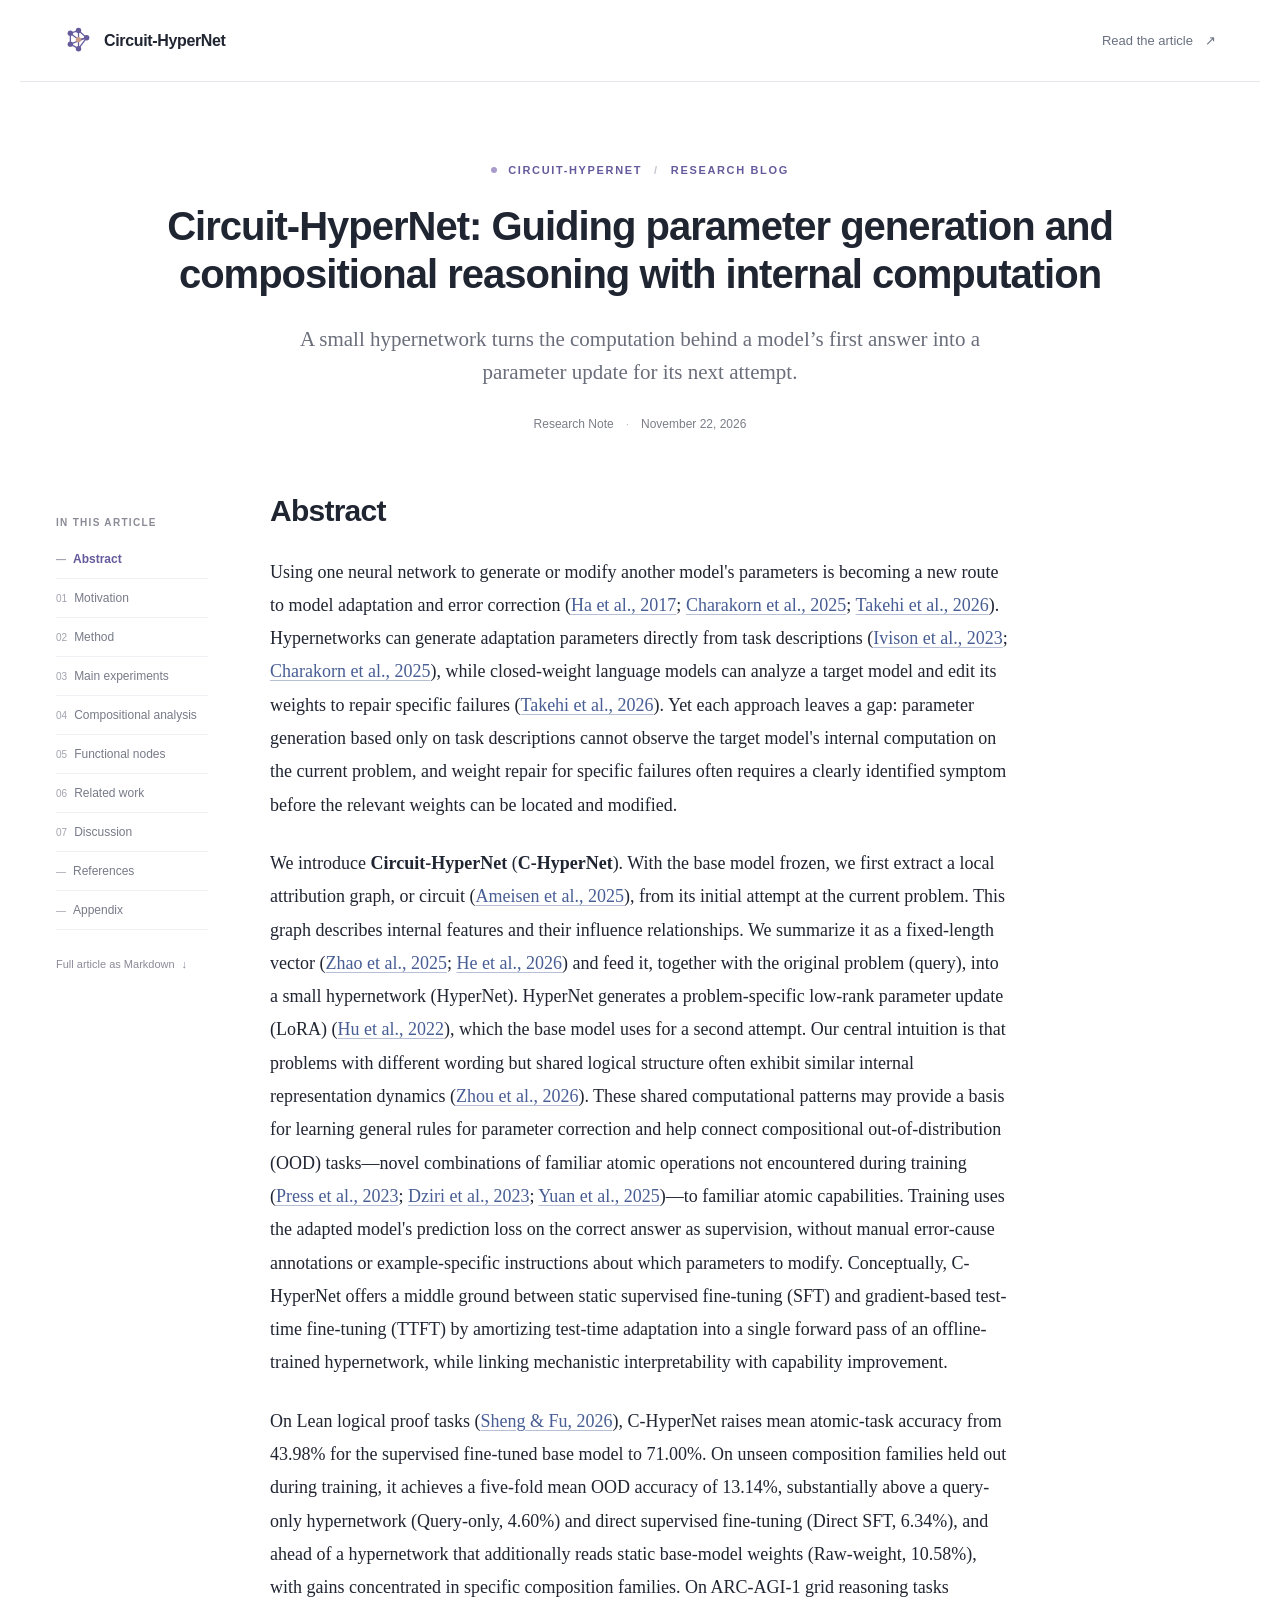
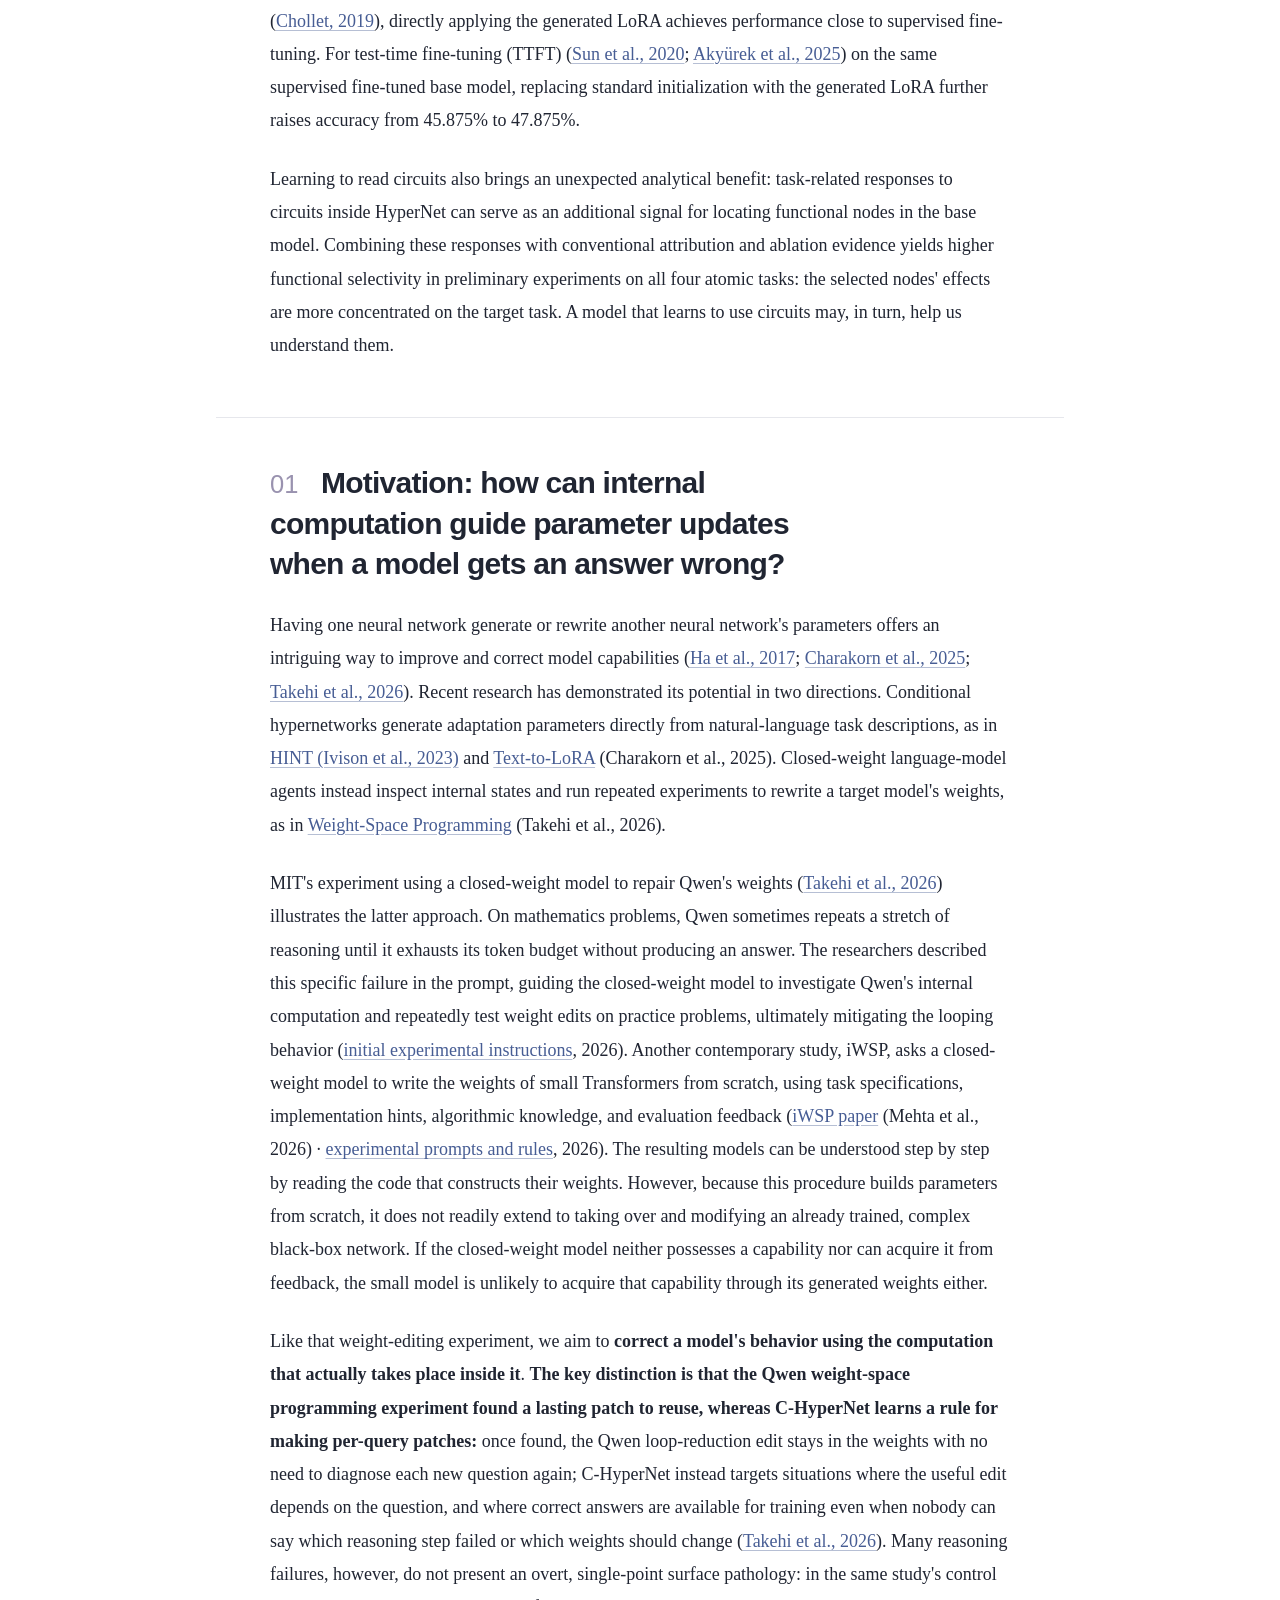
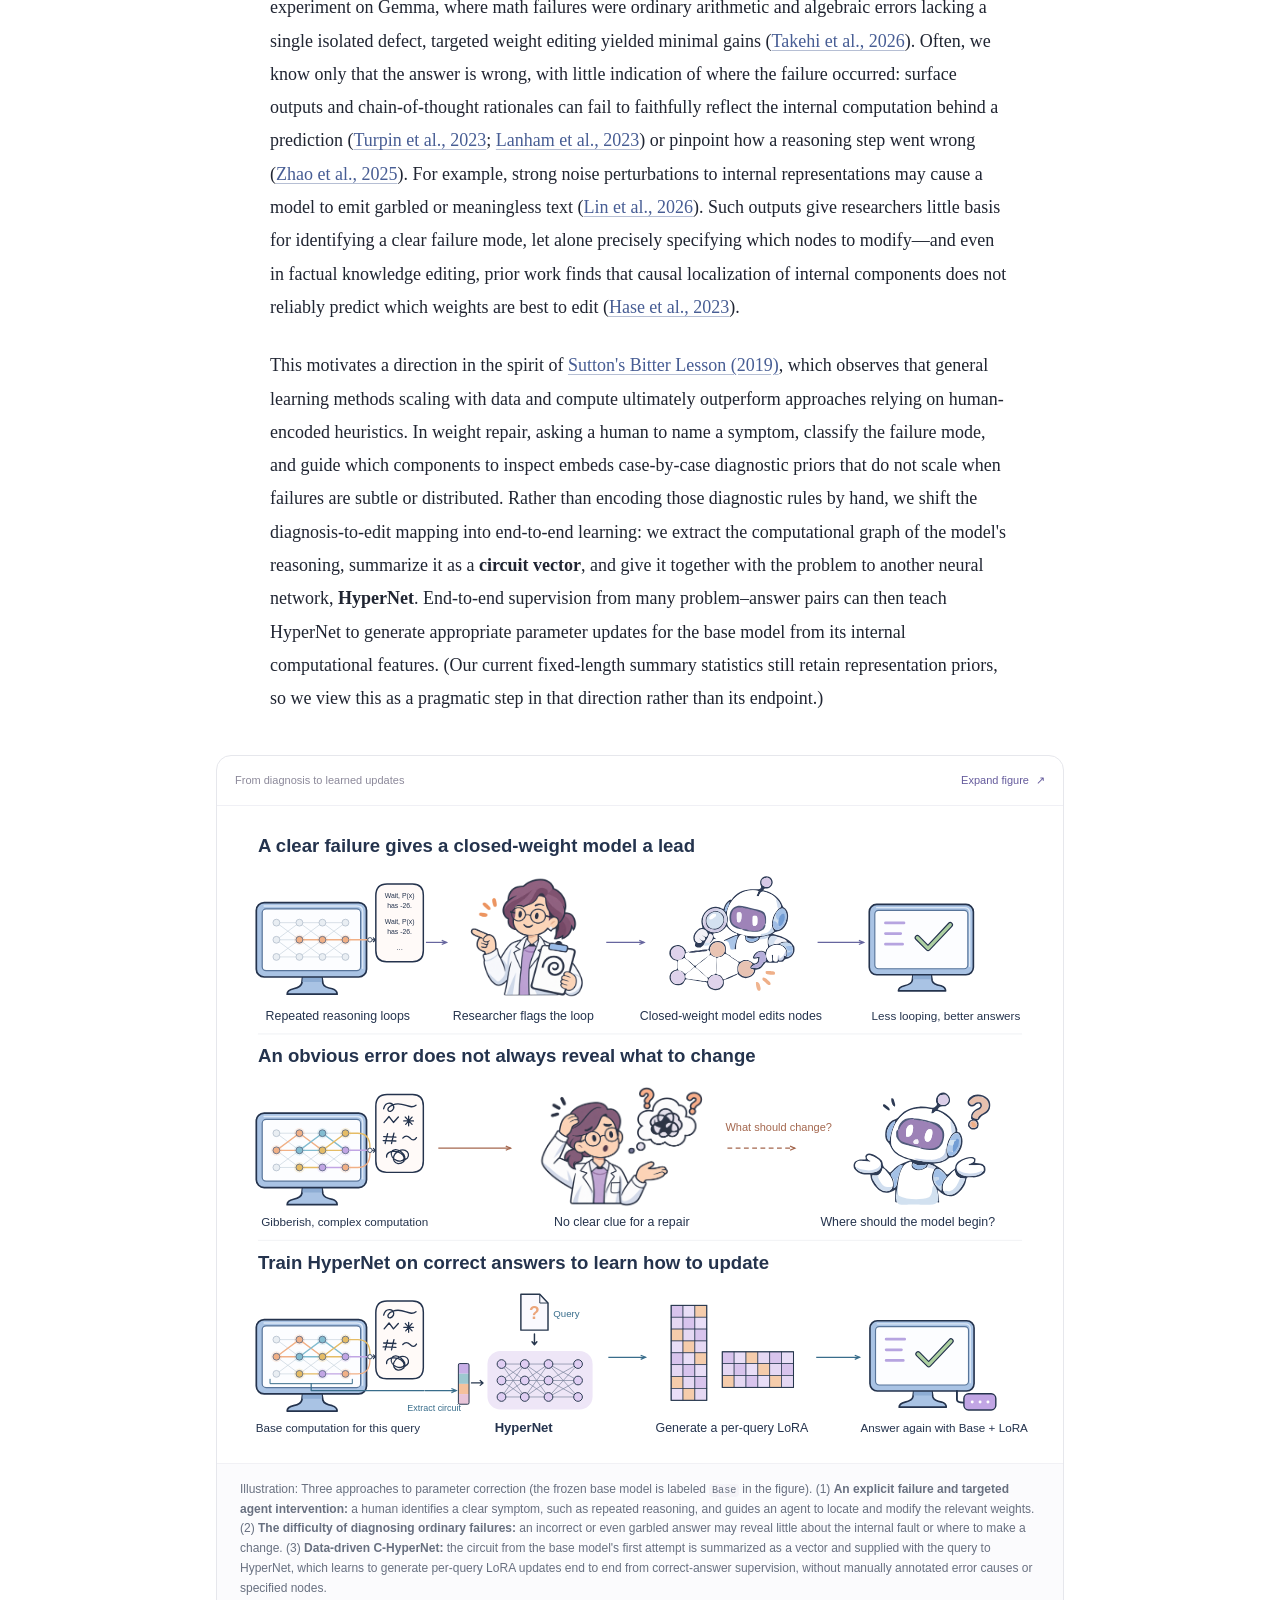
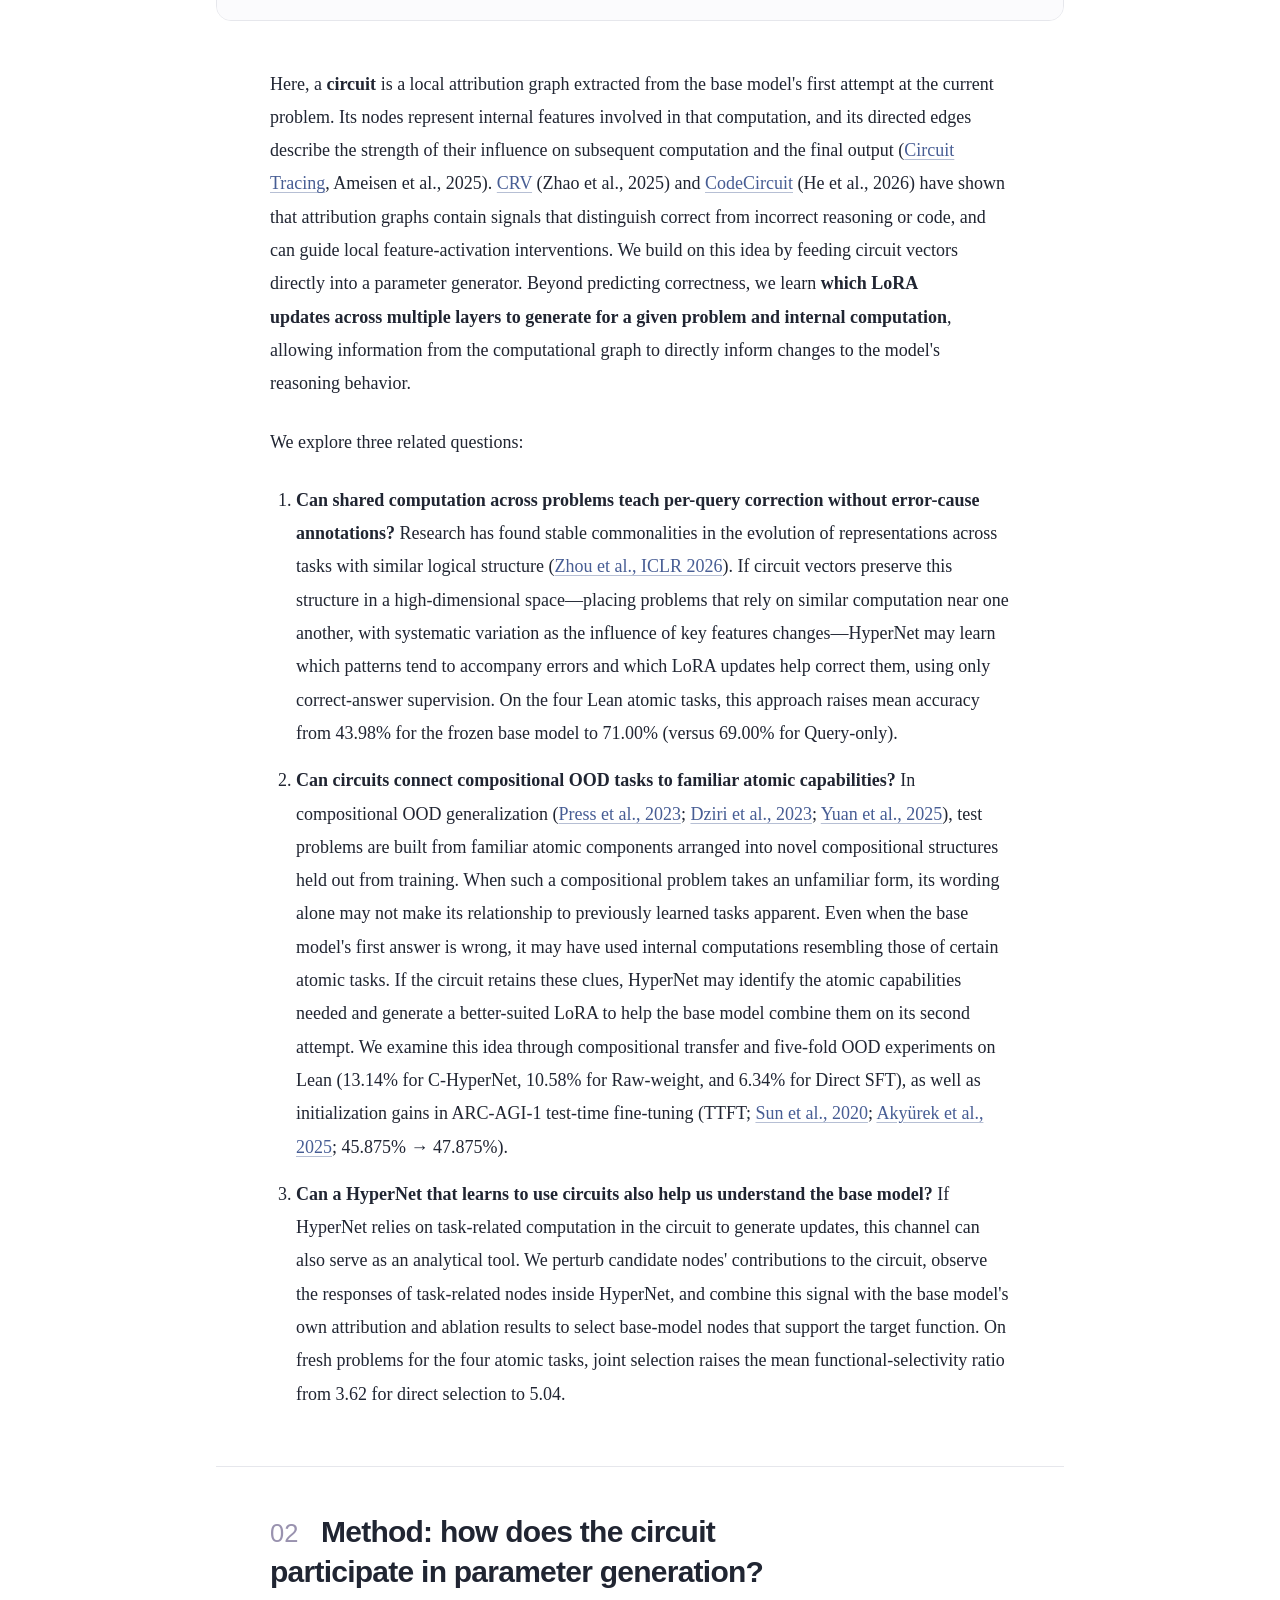
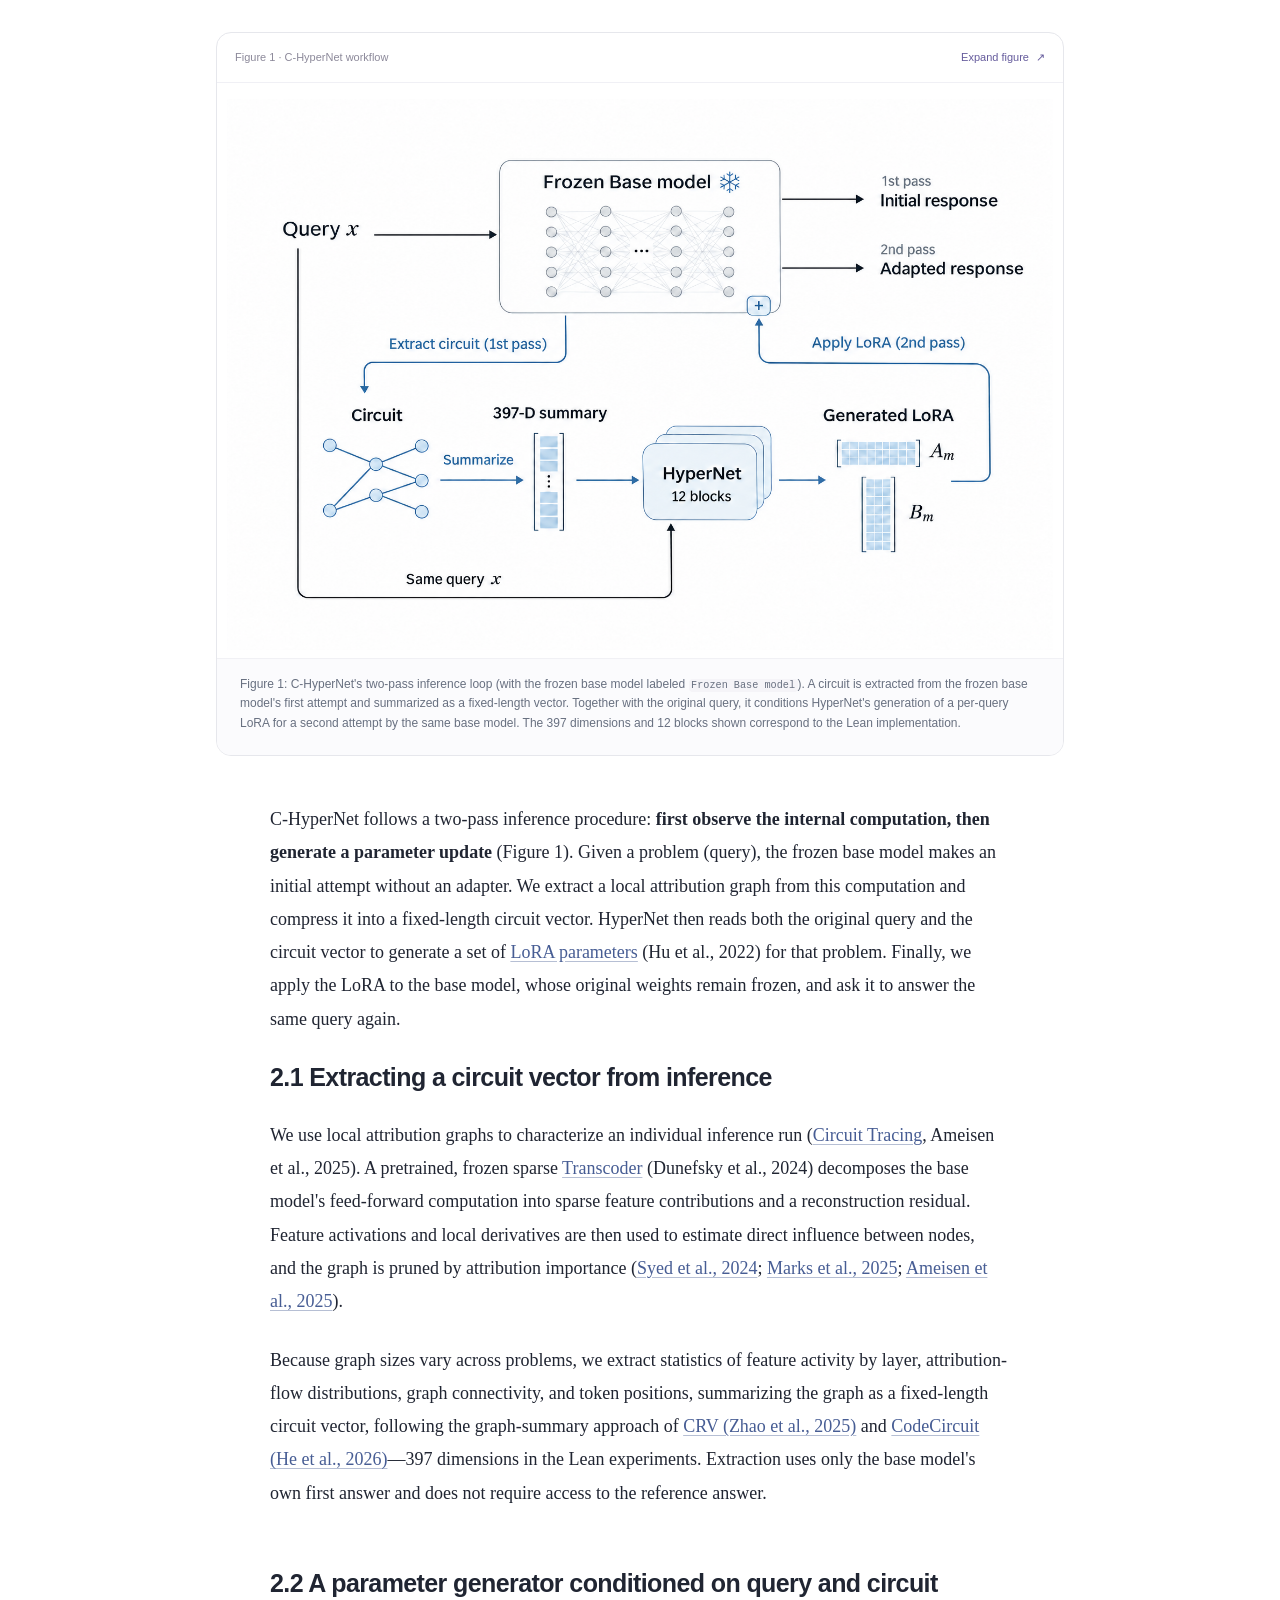
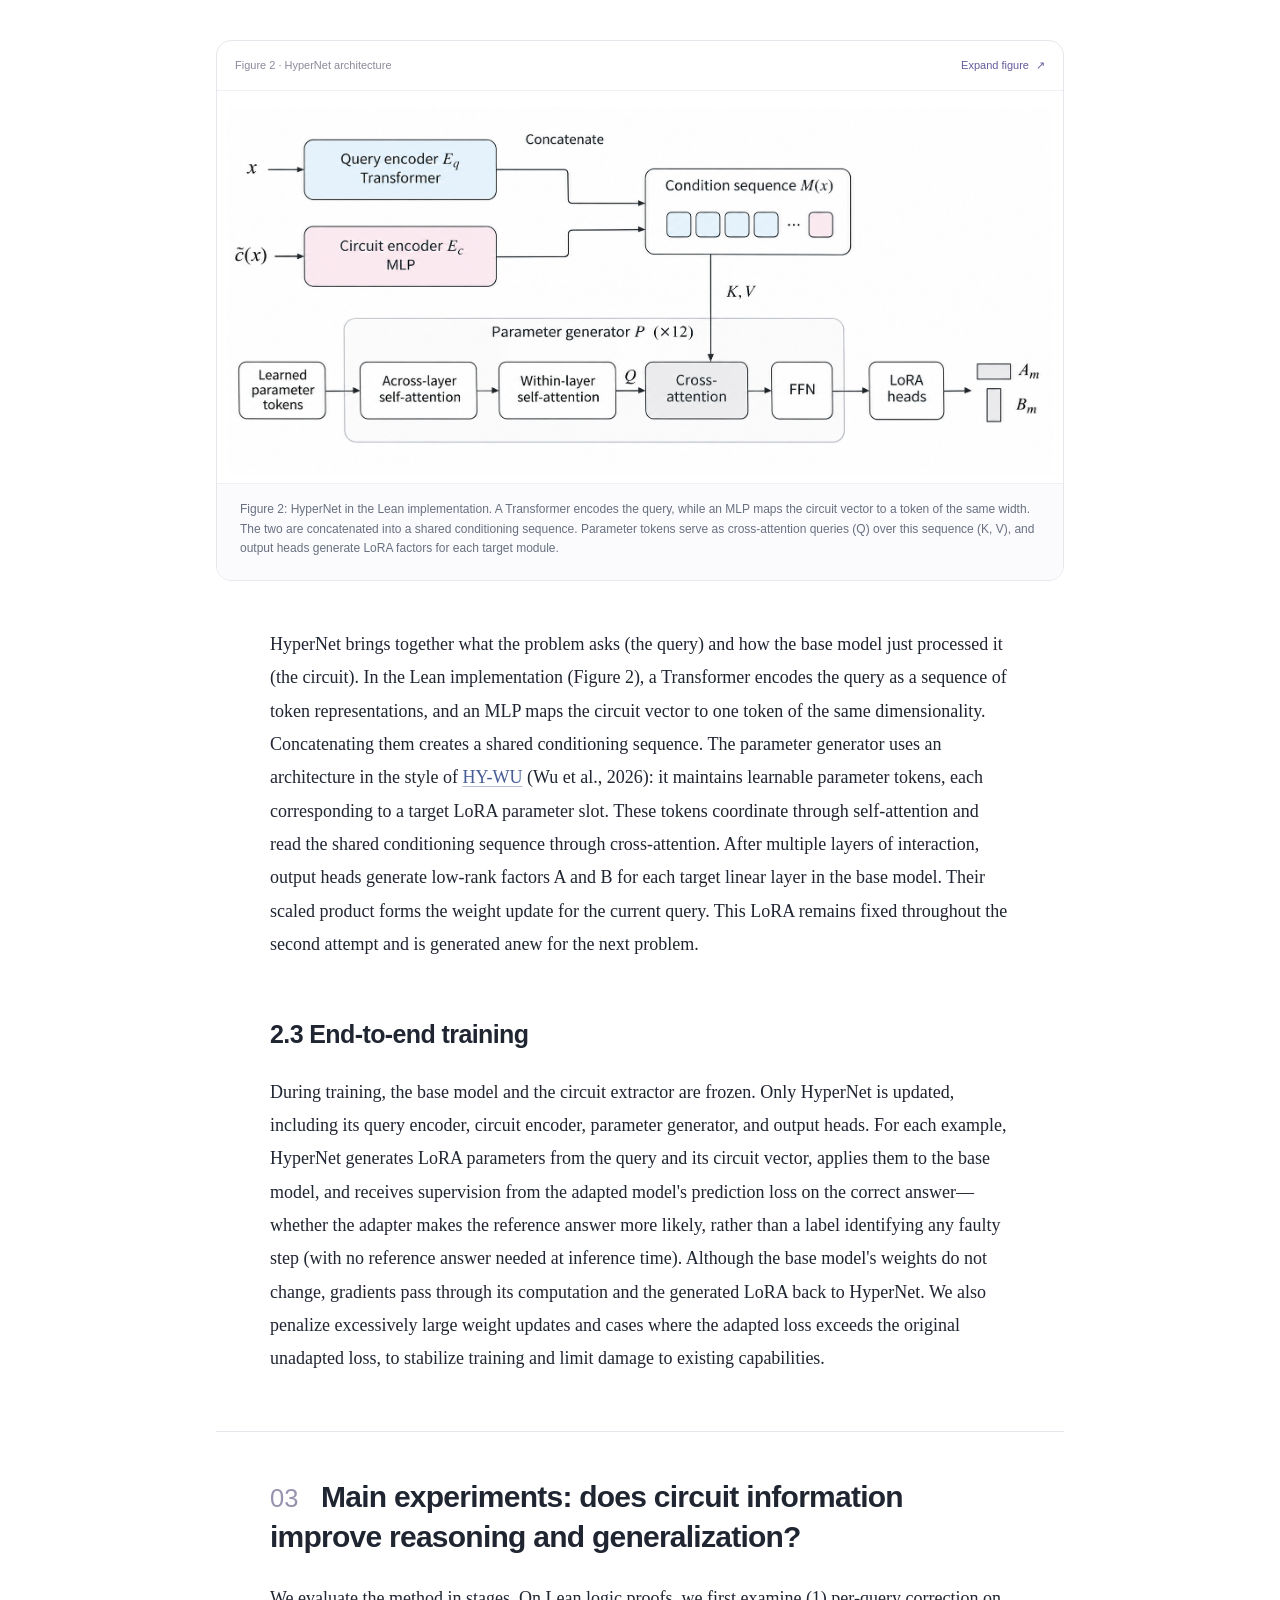
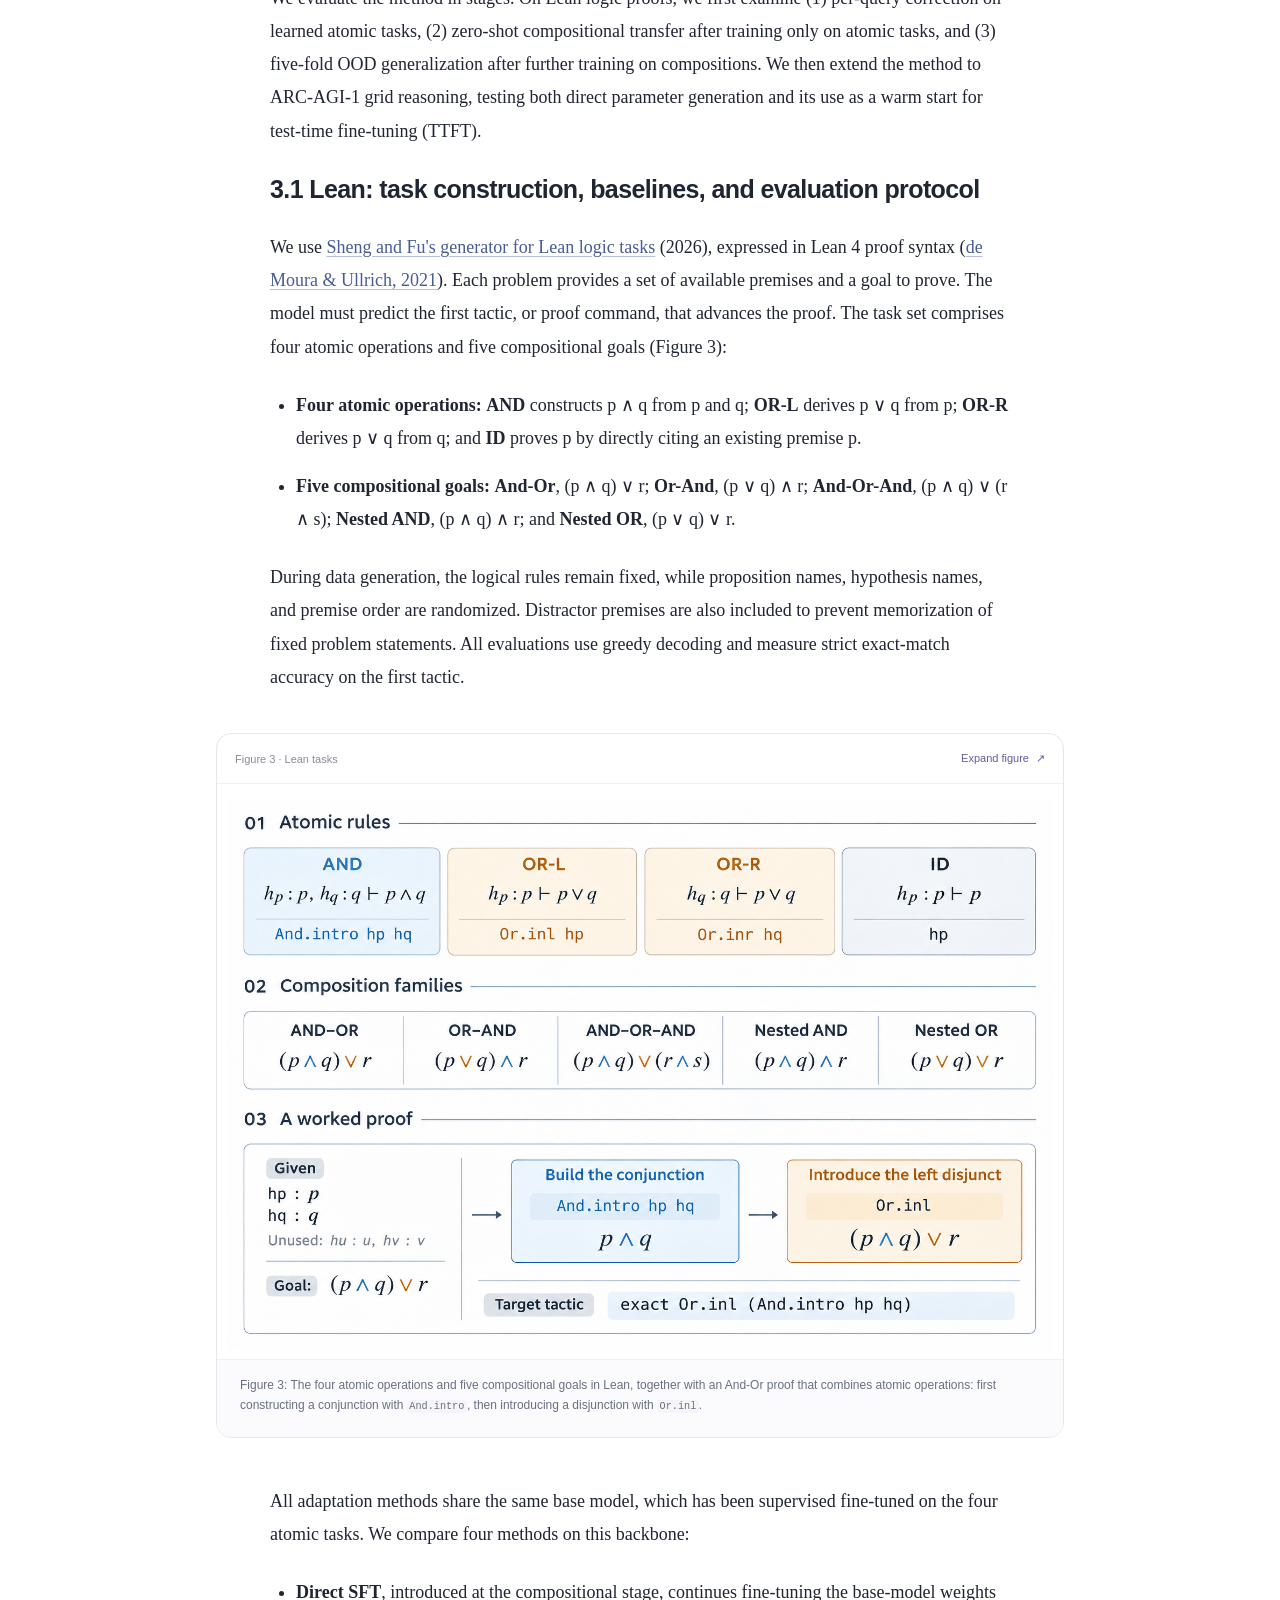
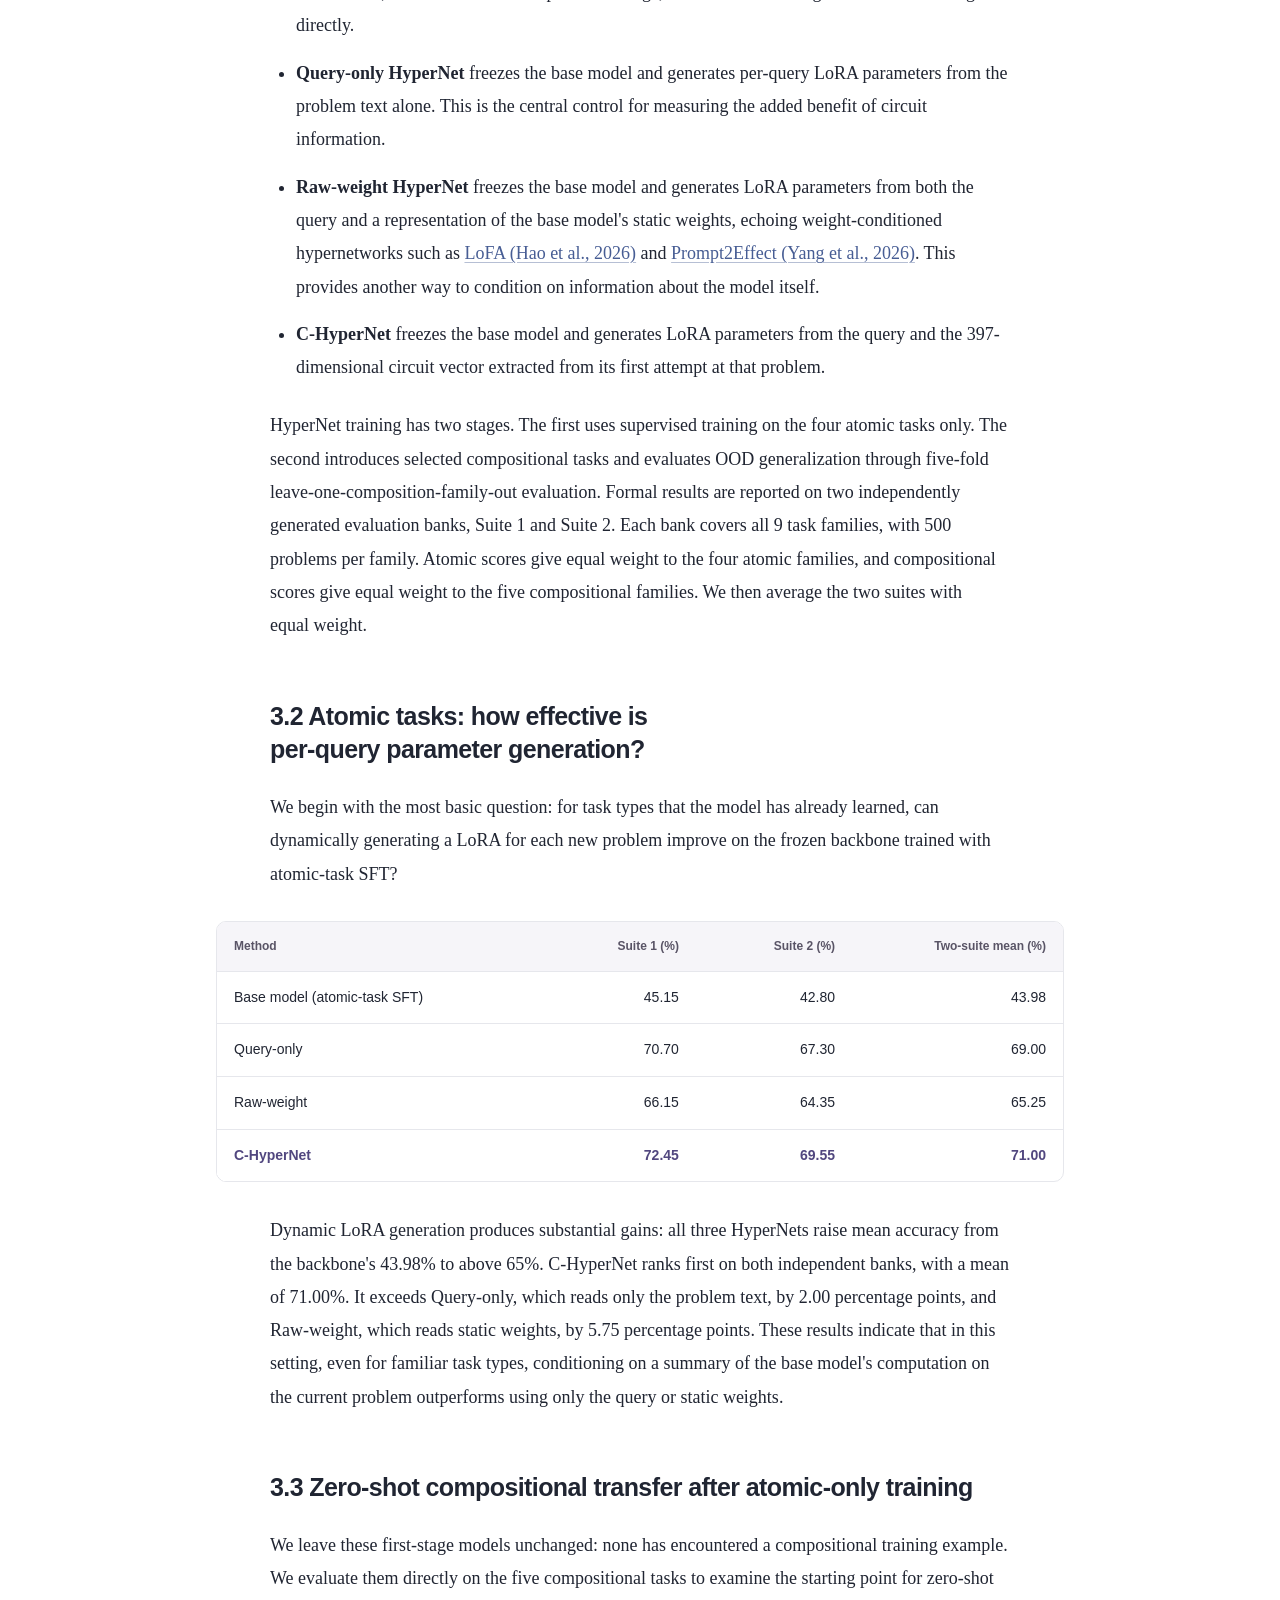
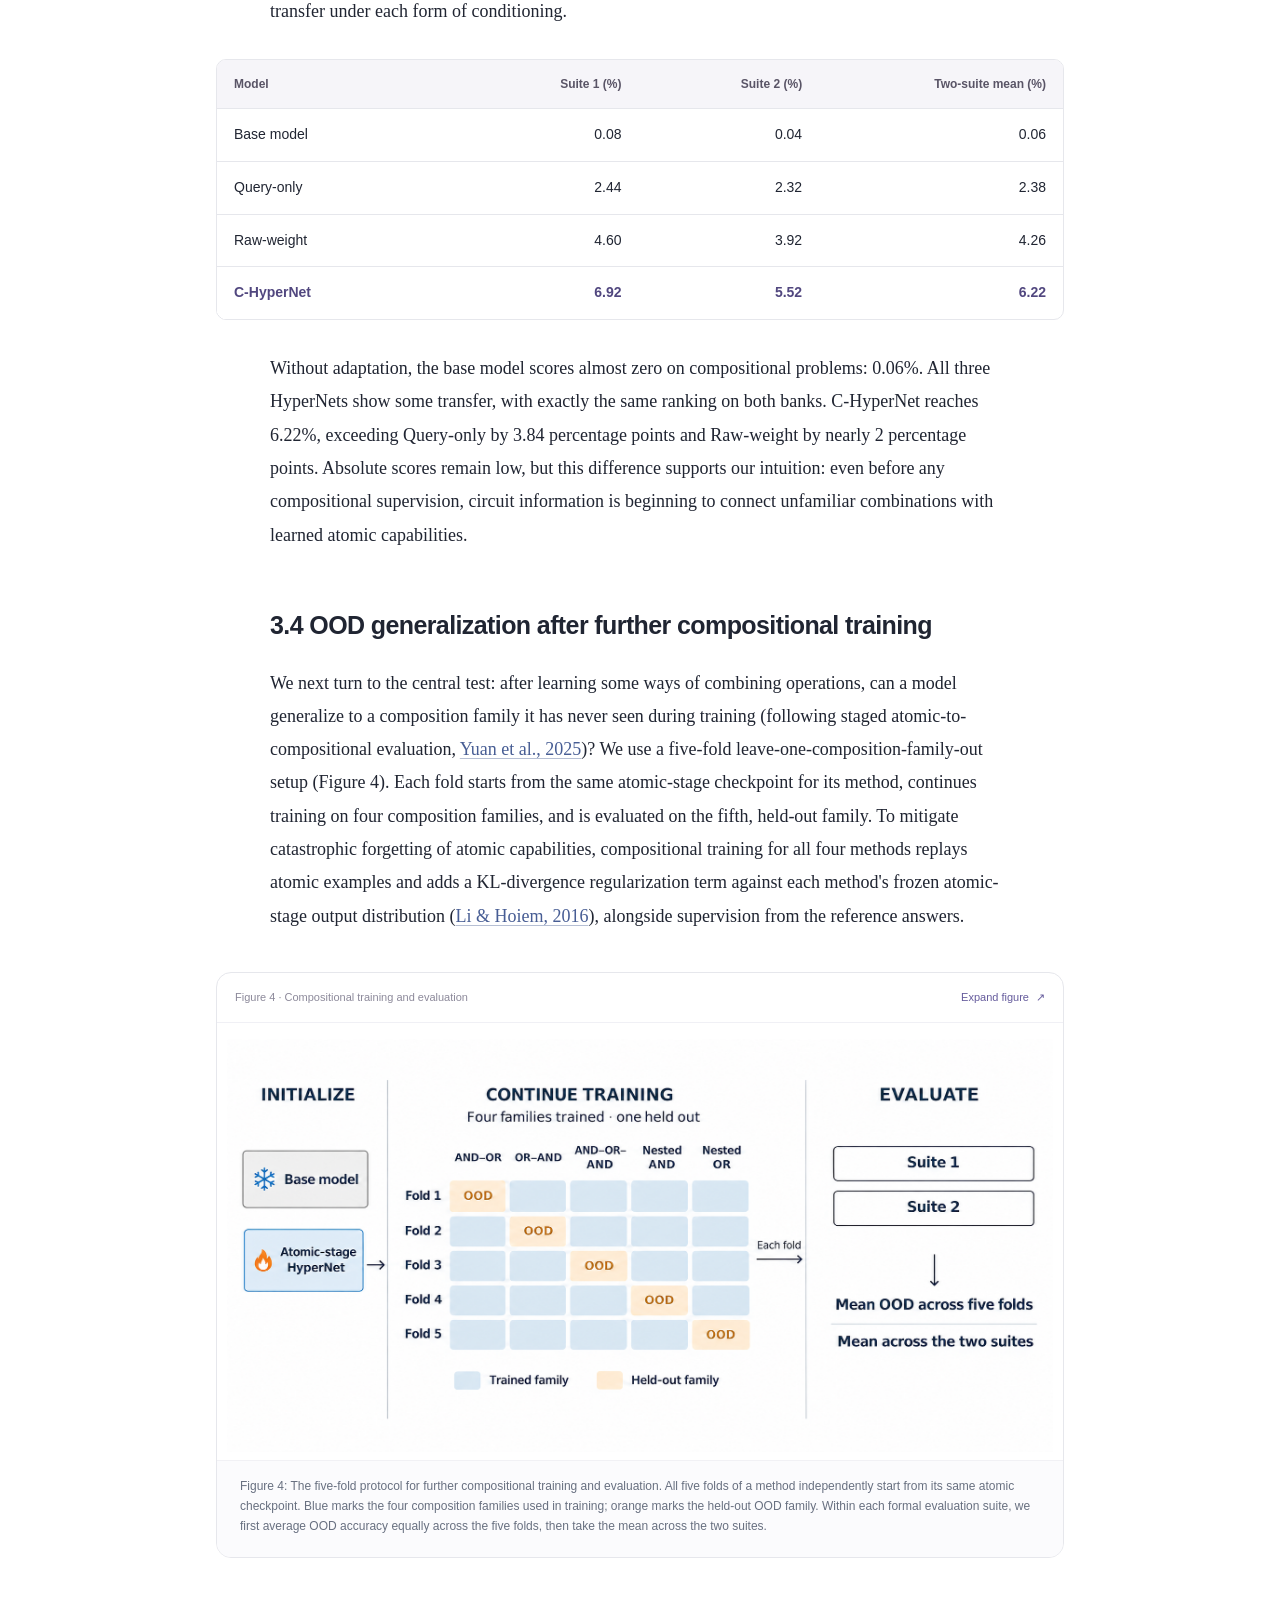
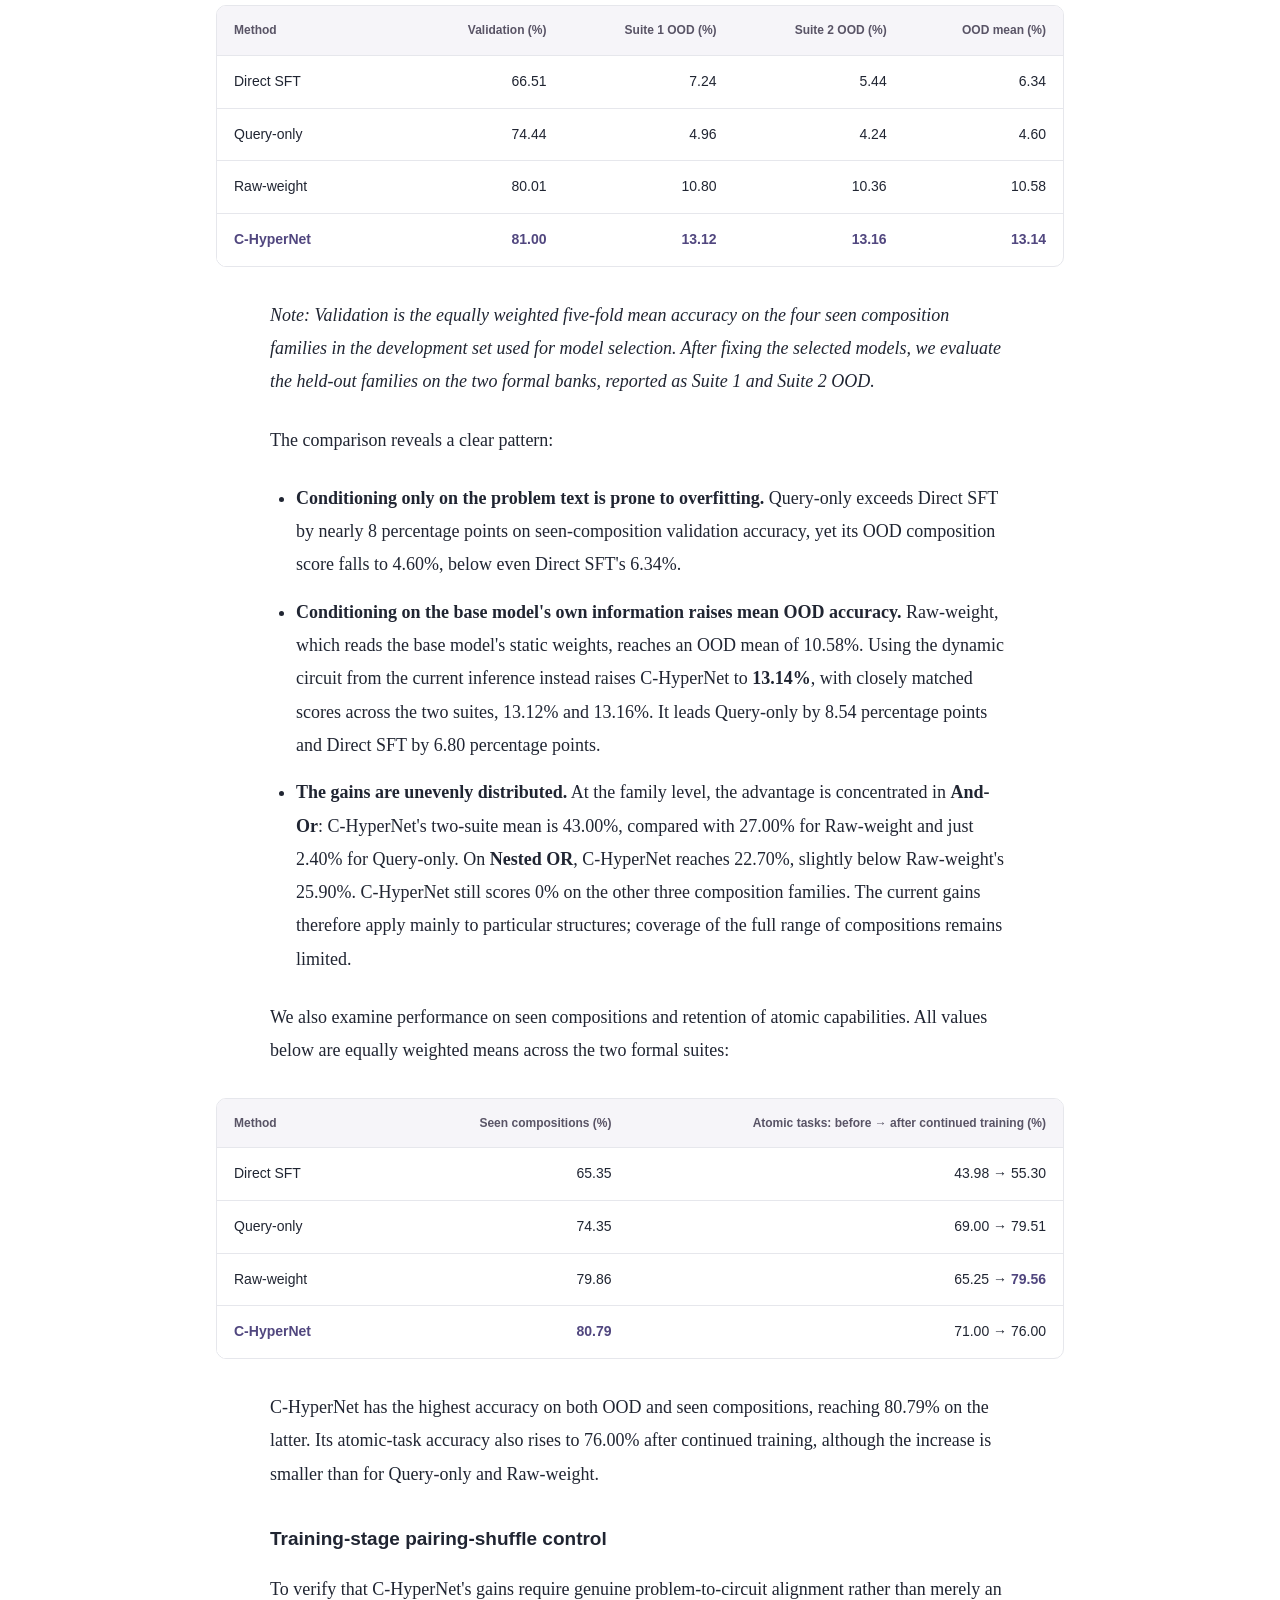
<file: blog/index.html>
<!doctype html>
<html lang="en">
<head>
  <meta charset="utf-8">
  <meta name="viewport" content="width=device-width,initial-scale=1">
  <meta name="color-scheme" content="light">
  <meta name="description" content="Circuit-HyperNet (C-HyperNet) learns per-query LoRA updates from internal computation, with experiments on Lean compositional reasoning, ARC-AGI-1, and functional-node localization.">
  <meta property="og:title" content="Circuit-HyperNet — Parameter Generation and Compositional Reasoning">
  <meta property="og:description" content="Learning per-query parameter updates from the computation behind a model's first answer.">
  <meta property="og:type" content="article">
  <title>Circuit-HyperNet · Research Blog</title>
  <link rel="icon" href="assets/favicon.svg" type="image/svg+xml">
  <link rel="stylesheet" href="styles.css?v=14">
  <script src="main.js?v=4" defer></script>
</head>
<body>
  <a class="skip-link" href="#abstract">Skip to article</a>
  <header class="site-header">
    <a class="wordmark" href="#top"><svg viewBox="0 0 32 32" width="29" height="29" aria-hidden="true"><path d="M7 8 16 5 25 13 16 25 7 20 7 8 16 15 25 13M16 5v20M7 20l18-7" fill="none" stroke="currentColor" stroke-width="1.4"/><g fill="currentColor"><circle cx="7" cy="8" r="3"/><circle cx="16" cy="5" r="3"/><circle cx="25" cy="13" r="3"/><circle cx="16" cy="25" r="3"/><circle cx="7" cy="20" r="3"/></g><circle cx="16" cy="15" r="3" fill="#cb9d86"/></svg><span>Circuit-HyperNet</span></a>
    <a class="header-link" href="#abstract">Read the article <span aria-hidden="true">↗</span></a>
  </header>
  <main id="top">
    <div class="hero">
      <p class="eyebrow"><span class="accent-dot"></span> CIRCUIT-HYPERNET <span class="eyebrow-divider">/</span> RESEARCH BLOG</p>
      <h1>Circuit-HyperNet: Guiding parameter generation and compositional reasoning with internal computation</h1>
      <p class="hero-deck">A small hypernetwork turns the computation behind a model’s first answer into a parameter update for its next attempt.</p>
      <div class="hero-meta"><span>Research Note</span><span class="meta-divider" aria-hidden="true">·</span><span>November 22, 2026</span></div>
    </div>
    <div class="reading-layout">
      <aside class="contents" aria-label="On this page"><p class="contents-label">IN THIS ARTICLE</p><a href="#abstract"><span class="nav-number">—</span><span>Abstract</span></a>
<a href="#motivation"><span class="nav-number">01</span><span>Motivation</span></a>
<a href="#method"><span class="nav-number">02</span><span>Method</span></a>
<a href="#experiments"><span class="nav-number">03</span><span>Main experiments</span></a>
<a href="#analysis-1"><span class="nav-number">04</span><span>Compositional analysis</span></a>
<a href="#analysis-2"><span class="nav-number">05</span><span>Functional nodes</span></a>
<a href="#related-work"><span class="nav-number">06</span><span>Related work</span></a>
<a href="#discussion"><span class="nav-number">07</span><span>Discussion</span></a>
<a href="#references"><span class="nav-number">—</span><span>References</span></a>
<a href="#appendix"><span class="nav-number">—</span><span>Appendix</span></a><a class="download-link" href="article_en.md" download>Full article as Markdown <span aria-hidden="true">↓</span></a></aside>
      <details class="mobile-contents"><summary>Contents</summary><nav aria-label="Article sections"><a href="#abstract"><span class="nav-number">—</span><span>Abstract</span></a>
<a href="#motivation"><span class="nav-number">01</span><span>Motivation</span></a>
<a href="#method"><span class="nav-number">02</span><span>Method</span></a>
<a href="#experiments"><span class="nav-number">03</span><span>Main experiments</span></a>
<a href="#analysis-1"><span class="nav-number">04</span><span>Compositional analysis</span></a>
<a href="#analysis-2"><span class="nav-number">05</span><span>Functional nodes</span></a>
<a href="#related-work"><span class="nav-number">06</span><span>Related work</span></a>
<a href="#discussion"><span class="nav-number">07</span><span>Discussion</span></a>
<a href="#references"><span class="nav-number">—</span><span>References</span></a>
<a href="#appendix"><span class="nav-number">—</span><span>Appendix</span></a></nav></details>
      <article class="article" aria-label="Circuit-HyperNet research article"><section id="abstract" class="article-section filled-section" aria-label="Abstract"><div class="section-heading"><h2>Abstract</h2></div><p>Using one neural network to generate or modify another model's parameters is becoming a new route to model adaptation and error correction (<a target="_blank" rel="noopener noreferrer" href="https://openreview.net/forum?id=rkpACe1lx">Ha et al., 2017</a>; <a target="_blank" rel="noopener noreferrer" href="https://proceedings.mlr.press/v267/charakorn25a.html">Charakorn et al., 2025</a>; <a target="_blank" rel="noopener noreferrer" href="https://rikiyat.github.io/blog/weight-space-programming/">Takehi et al., 2026</a>). Hypernetworks can generate adaptation parameters directly from task descriptions (<a target="_blank" rel="noopener noreferrer" href="https://aclanthology.org/2023.acl-long.631/">Ivison et al., 2023</a>; <a target="_blank" rel="noopener noreferrer" href="https://proceedings.mlr.press/v267/charakorn25a.html">Charakorn et al., 2025</a>), while  closed-weight language models can analyze a target model and edit its weights to repair specific failures (<a target="_blank" rel="noopener noreferrer" href="https://rikiyat.github.io/blog/weight-space-programming/">Takehi et al., 2026</a>). Yet each approach leaves a gap: parameter generation based only on task descriptions cannot observe the target model's internal computation on the current problem, and weight repair for specific failures often requires a clearly identified symptom before the relevant weights can be located and modified.</p>
<p>We introduce <strong>Circuit-HyperNet</strong> (<strong>C-HyperNet</strong>). With the base model frozen, we first extract a local attribution graph, or circuit (<a target="_blank" rel="noopener noreferrer" href="https://transformer-circuits.pub/2025/attribution-graphs/methods.html">Ameisen et al., 2025</a>), from its initial attempt at the current problem. This graph describes internal features and their influence relationships. We summarize it as a fixed-length vector (<a target="_blank" rel="noopener noreferrer" href="https://arxiv.org/abs/2510.09312">Zhao et al., 2025</a>; <a target="_blank" rel="noopener noreferrer" href="https://arxiv.org/abs/2602.07080">He et al., 2026</a>) and feed it, together with the original problem (query), into a small hypernetwork (HyperNet). HyperNet generates a problem-specific low-rank parameter update (LoRA) (<a target="_blank" rel="noopener noreferrer" href="https://openreview.net/forum?id=nZeVKeeFYf9">Hu et al., 2022</a>), which the base model uses for a second attempt. Our central intuition is that problems with different wording but shared logical structure often exhibit similar internal representation dynamics (<a target="_blank" rel="noopener noreferrer" href="https://proceedings.iclr.cc/paper_files/paper/2026/hash/7644353d580a9e027e0069d6480d971b-Abstract-Conference.html">Zhou et al., 2026</a>). These shared computational patterns may provide a basis for learning general rules for parameter correction and help connect compositional out-of-distribution (OOD) tasks—novel combinations of familiar atomic operations not encountered during training (<a target="_blank" rel="noopener noreferrer" href="https://arxiv.org/abs/2210.03350">Press et al., 2023</a>; <a target="_blank" rel="noopener noreferrer" href="https://arxiv.org/abs/2305.18654">Dziri et al., 2023</a>; <a target="_blank" rel="noopener noreferrer" href="https://arxiv.org/abs/2509.25123">Yuan et al., 2025</a>)—to familiar atomic capabilities. Training uses the adapted model's prediction loss on the correct answer as supervision, without manual error-cause annotations or example-specific instructions about which parameters to modify. Conceptually, C-HyperNet offers a middle ground between static supervised fine-tuning (SFT) and gradient-based test-time fine-tuning (TTFT) by amortizing test-time adaptation into a single forward pass of an offline-trained hypernetwork, while linking mechanistic interpretability with capability improvement.</p>
<p>On Lean logical proof tasks (<a target="_blank" rel="noopener noreferrer" href="https://arxiv.org/html/2607.18921v3#S3.SS1">Sheng &amp; Fu, 2026</a>), C-HyperNet raises mean atomic-task accuracy from 43.98% for the supervised fine-tuned base model to 71.00%. On unseen composition families held out during training, it achieves a five-fold mean OOD accuracy of 13.14%, substantially above a query-only hypernetwork (Query-only, 4.60%) and direct supervised fine-tuning (Direct SFT, 6.34%), and ahead of a hypernetwork that additionally reads static base-model weights (Raw-weight, 10.58%), with gains concentrated in specific composition families. On ARC-AGI-1 grid reasoning tasks (<a target="_blank" rel="noopener noreferrer" href="https://arxiv.org/abs/1911.01547">Chollet, 2019</a>), directly applying the generated LoRA achieves performance close to supervised fine-tuning. For test-time fine-tuning (TTFT) (<a target="_blank" rel="noopener noreferrer" href="https://arxiv.org/abs/1909.13231">Sun et al., 2020</a>; <a target="_blank" rel="noopener noreferrer" href="https://arxiv.org/abs/2411.07279">Akyürek et al., 2025</a>) on the same supervised fine-tuned base model, replacing standard initialization with the generated LoRA further raises accuracy from 45.875% to 47.875%.</p>
<p>Learning to read circuits also brings an unexpected analytical benefit: task-related responses to circuits inside HyperNet can serve as an additional signal for locating functional nodes in the base model. Combining these responses with conventional attribution and ablation evidence yields higher functional selectivity in preliminary experiments on all four atomic tasks: the selected nodes' effects are more concentrated on the target task. A model that learns to use circuits may, in turn, help us understand them.</p></section>
<section id="motivation" class="article-section filled-section" aria-label="Motivation: how can internal computation guide parameter updates when a model gets an answer wrong?"><div class="section-heading"><h2><span class="section-number">01</span> Motivation: how can internal computation guide parameter updates when a model gets an answer wrong?</h2></div><p>Having one neural network generate or rewrite another neural network's parameters offers an intriguing way to improve and correct model capabilities (<a target="_blank" rel="noopener noreferrer" href="https://openreview.net/forum?id=rkpACe1lx">Ha et al., 2017</a>; <a target="_blank" rel="noopener noreferrer" href="https://proceedings.mlr.press/v267/charakorn25a.html">Charakorn et al., 2025</a>; <a target="_blank" rel="noopener noreferrer" href="https://rikiyat.github.io/blog/weight-space-programming/">Takehi et al., 2026</a>). Recent research has demonstrated its potential in two directions. Conditional hypernetworks generate adaptation parameters directly from natural-language task descriptions, as in <a target="_blank" rel="noopener noreferrer" href="https://aclanthology.org/2023.acl-long.631/">HINT (Ivison et al., 2023)</a> and <a target="_blank" rel="noopener noreferrer" href="https://proceedings.mlr.press/v267/charakorn25a.html">Text-to-LoRA</a> (Charakorn et al., 2025).  Closed-weight language-model agents instead inspect internal states and run repeated experiments to rewrite a target model's weights, as in <a target="_blank" rel="noopener noreferrer" href="https://rikiyat.github.io/blog/weight-space-programming/">Weight-Space Programming</a> (Takehi et al., 2026).</p>
<p>MIT's experiment using  a closed-weight model to repair Qwen's weights (<a target="_blank" rel="noopener noreferrer" href="https://rikiyat.github.io/blog/weight-space-programming/">Takehi et al., 2026</a>) illustrates the latter approach. On mathematics problems, Qwen sometimes repeats a stretch of reasoning until it exhausts its token budget without producing an answer. The researchers described this specific failure in the prompt, guiding  the closed-weight model to investigate Qwen's internal computation and repeatedly test weight edits on practice problems, ultimately mitigating the looping behavior (<a target="_blank" rel="noopener noreferrer" href="https://github.com/RikiyaT/lm_understand-logs/blob/main/exp8_math/runs/p50c/turns/t001/prompt.txt">initial experimental instructions</a>, 2026). Another contemporary study, iWSP, asks  a closed-weight model to write the weights of small Transformers from scratch, using task specifications, implementation hints, algorithmic knowledge, and evaluation feedback (<a target="_blank" rel="noopener noreferrer" href="https://arxiv.org/html/2611.18114v1#S2">iWSP paper</a> (Mehta et al., 2026) · <a target="_blank" rel="noopener noreferrer" href="https://github.com/csinva/weight-space-programming-autoresearch/blob/main/experiments/runs/opus55/gcd-three-digits-opus55-s2/program.md">experimental prompts and rules</a>, 2026). The resulting models can be understood step by step by reading the code that constructs their weights. However, because this procedure builds parameters from scratch, it does not readily extend to taking over and modifying an already trained, complex black-box network. If  the closed-weight model neither  possesses a capability nor can acquire it from feedback, the small model  is unlikely to acquire that capability through its generated weights either.</p>
<p>Like that weight-editing experiment, we aim to <strong>correct a model's behavior using the computation that actually takes place inside it</strong>. <strong>The key distinction is that the Qwen weight-space programming experiment found a lasting patch to reuse, whereas C-HyperNet learns a rule for making per-query patches:</strong> once found, the Qwen loop-reduction edit stays in the weights with no need to diagnose each new question again; C-HyperNet instead targets situations where the useful edit depends on the question, and where correct answers are available for training even when nobody can say which reasoning step failed or which weights should change (<a target="_blank" rel="noopener noreferrer" href="https://rikiyat.github.io/blog/weight-space-programming/">Takehi et al., 2026</a>). Many reasoning failures, however, do not  present an overt, single-point surface pathology: in the same study's control experiment on Gemma, where math failures were ordinary arithmetic and algebraic errors lacking a single isolated defect, targeted weight editing yielded minimal gains (<a target="_blank" rel="noopener noreferrer" href="https://rikiyat.github.io/blog/weight-space-programming/">Takehi et al., 2026</a>). Often, we know only that the answer is wrong, with little indication of where the failure occurred: surface outputs and chain-of-thought rationales can fail to faithfully reflect the internal computation behind a prediction (<a target="_blank" rel="noopener noreferrer" href="https://arxiv.org/abs/2305.04388">Turpin et al., 2023</a>; <a target="_blank" rel="noopener noreferrer" href="https://arxiv.org/abs/2307.13702">Lanham et al., 2023</a>) or pinpoint how a reasoning step went wrong (<a target="_blank" rel="noopener noreferrer" href="https://arxiv.org/abs/2510.09312">Zhao et al., 2025</a>). For example, strong noise perturbations to internal representations may cause a model to emit garbled or meaningless text (<a target="_blank" rel="noopener noreferrer" href="https://arxiv.org/html/2605.10611v1#S2.SS1">Lin et al., 2026</a>). Such outputs give researchers little basis for identifying a clear failure mode, let alone precisely specifying which nodes to modify—and even in factual knowledge editing, prior work finds that causal localization of internal components does not reliably predict which weights are best to edit (<a target="_blank" rel="noopener noreferrer" href="https://arxiv.org/abs/2301.04213">Hase et al., 2023</a>).</p>
<p>This motivates a direction  in the spirit of <a target="_blank" rel="noopener noreferrer" href="https://www.cs.utexas.edu/~eunsol/courses/data/bitter_lesson.pdf">Sutton's Bitter Lesson (2019)</a>, which observes that general learning methods scaling with data and compute ultimately outperform approaches relying on human-encoded heuristics. In weight repair, asking a human to name a symptom, classify the failure mode, and guide which components to inspect embeds case-by-case diagnostic priors that do not scale when failures are subtle or distributed. Rather than encoding those diagnostic rules by hand, we shift the diagnosis-to-edit mapping into end-to-end learning: we  extract the computational graph of the model's reasoning, summarize it as a <strong>circuit vector</strong>, and give it together with the problem to another neural network, <strong>HyperNet</strong>. End-to-end supervision from many problem–answer pairs can then teach HyperNet to generate appropriate parameter updates for the base model from its internal computational features. (Our current fixed-length summary statistics still retain representation priors, so we view this as a pragmatic step in that direction rather than its endpoint.)</p>
<figure class="story-figure" id="figure-story">
  <div class="figure-toolbar"><span>From diagnosis to learned updates</span><button class="figure-open" type="button" aria-haspopup="dialog">Expand figure <span aria-hidden="true">↗</span></button></div>
  <a class="figure-fallback" href="assets/circuit_story_en.svg" target="_blank" rel="noopener" aria-label="Open the figure at full size"><img src="assets/circuit_story_en.svg" width="1200" height="920" alt="Three scenarios linking internal nodes, model outputs, and parameter correction" decoding="async"></a>
  <figcaption><p><em>Illustration: Three approaches to parameter correction (the frozen base model is labeled <code>Base</code> in the figure). (1) <strong>An explicit failure and targeted agent intervention:</strong> a human identifies a clear symptom, such as repeated reasoning, and guides an agent to locate and modify the relevant weights. (2) <strong>The difficulty of diagnosing ordinary failures:</strong> an incorrect or even garbled answer may reveal little about the internal fault or where to make a change. (3) <strong>Data-driven C-HyperNet:</strong> the circuit from the base model's first attempt is summarized as a vector and supplied with the query to HyperNet, which learns to generate per-query LoRA updates end to end from correct-answer supervision, without manually annotated error causes or specified nodes.</em></p></figcaption>
</figure><p>Here, a <strong>circuit</strong> is a local attribution graph extracted from the base model's first attempt at the current problem. Its nodes represent internal features involved in that computation, and its directed edges describe the strength of their influence on subsequent computation and the final output (<a target="_blank" rel="noopener noreferrer" href="https://transformer-circuits.pub/2025/attribution-graphs/methods.html">Circuit Tracing</a>, Ameisen et al., 2025). <a target="_blank" rel="noopener noreferrer" href="https://arxiv.org/html/2510.09312v2#S4.SS4">CRV</a> (Zhao et al., 2025) and <a target="_blank" rel="noopener noreferrer" href="https://arxiv.org/html/2602.07080v1#S4.SS4">CodeCircuit</a> (He et al., 2026) have shown that attribution graphs contain signals that distinguish correct from incorrect reasoning or code, and can guide local feature-activation interventions. We build on this idea by feeding circuit vectors directly into a parameter generator. Beyond predicting correctness, we learn <strong>which LoRA updates across multiple layers to generate for a given problem and internal computation</strong>, allowing information from the computational graph to directly inform changes to the model's reasoning behavior.</p>
<p>We explore three related questions:</p>
<ol>
<li><strong>Can shared computation across problems teach per-query correction without error-cause annotations?</strong> Research has found stable commonalities in  the evolution of representations across tasks with similar logical structure (<a target="_blank" rel="noopener noreferrer" href="https://proceedings.iclr.cc/paper_files/paper/2026/hash/7644353d580a9e027e0069d6480d971b-Abstract-Conference.html">Zhou et al., ICLR 2026</a>). If circuit vectors preserve this structure in a high-dimensional space—placing problems that rely on similar computation near one another, with systematic variation as the influence of key features changes—HyperNet may learn which patterns tend to accompany errors and which LoRA updates help correct them, using only correct-answer supervision. On the four Lean atomic tasks, this approach raises mean accuracy from 43.98% for the frozen base model to 71.00% (versus 69.00% for Query-only).</li>
<li><strong>Can circuits connect  compositional OOD tasks to familiar atomic capabilities?</strong> In compositional OOD generalization (<a target="_blank" rel="noopener noreferrer" href="https://arxiv.org/abs/2210.03350">Press et al., 2023</a>; <a target="_blank" rel="noopener noreferrer" href="https://arxiv.org/abs/2305.18654">Dziri et al., 2023</a>; <a target="_blank" rel="noopener noreferrer" href="https://arxiv.org/abs/2509.25123">Yuan et al., 2025</a>), test problems are built from familiar atomic components arranged into novel compositional structures held out from training. When such a  compositional problem takes an unfamiliar form, its wording alone may not make its relationship to previously learned tasks apparent. Even when the base model's first answer is wrong, it may have used internal computations resembling those of certain atomic tasks. If the circuit retains these clues, HyperNet may identify the atomic capabilities needed and generate a better-suited LoRA to help the base model combine them on its second attempt. We examine this idea through compositional transfer and five-fold OOD experiments on Lean (13.14% for C-HyperNet, 10.58% for Raw-weight, and 6.34% for Direct SFT), as well as initialization gains in ARC-AGI-1 test-time fine-tuning (TTFT; <a target="_blank" rel="noopener noreferrer" href="https://arxiv.org/abs/1909.13231">Sun et al., 2020</a>; <a target="_blank" rel="noopener noreferrer" href="https://arxiv.org/abs/2411.07279">Akyürek et al., 2025</a>; 45.875% → 47.875%).</li>
<li><strong>Can a HyperNet that learns to use circuits also help us understand the base model?</strong> If HyperNet relies on task-related computation in the circuit to generate updates, this channel can also serve as an analytical tool. We perturb candidate nodes' contributions to the circuit, observe the responses of task-related nodes inside HyperNet, and combine this signal with the base model's own attribution and ablation results to select base-model nodes that support the target function. On fresh problems for the four atomic tasks, joint selection raises the mean functional-selectivity ratio from 3.62 for direct selection to 5.04.</li>
</ol></section>
<section id="method" class="article-section filled-section" aria-label="Method: how does the circuit participate in parameter generation?"><div class="section-heading"><h2><span class="section-number">02</span> Method: how does the circuit participate in parameter generation?</h2></div><figure class="story-figure" id="figure-method">
  <div class="figure-toolbar"><span>Figure 1 · C-HyperNet workflow</span><button class="figure-open" type="button" aria-haspopup="dialog">Expand figure <span aria-hidden="true">↗</span></button></div>
  <a class="figure-fallback" href="assets/method_overview.png" target="_blank" rel="noopener" aria-label="Open the figure at full size"><img src="assets/method_overview.png" width="1536" height="1024" alt="C-HyperNet workflow" decoding="async"></a>
  <figcaption><p><em>Figure 1: C-HyperNet's two-pass inference loop (with the frozen base model labeled <code>Frozen Base model</code>). A circuit is extracted from the frozen base model's first attempt and summarized as a fixed-length vector. Together with the original query, it conditions HyperNet's generation of a per-query LoRA for a second attempt by the same base model. The 397 dimensions and 12 blocks shown correspond to the Lean implementation.</em></p></figcaption>
</figure><p>C-HyperNet follows a two-pass inference procedure: <strong>first observe the internal computation, then generate a parameter update</strong> (Figure 1). Given a problem (query), the frozen base model makes an initial attempt without an adapter. We extract a local attribution graph from this computation and compress it into a fixed-length circuit vector. HyperNet then reads both the original query and the circuit vector to generate a set of <a target="_blank" rel="noopener noreferrer" href="https://openreview.net/forum?id=nZeVKeeFYf9">LoRA parameters</a> (Hu et al., 2022) for that problem. Finally, we apply the LoRA to the base model, whose original weights remain frozen, and ask it to answer the same query again.</p>
<h3>2.1 Extracting a circuit vector from inference</h3>
<p>We use local attribution graphs to characterize an individual inference run (<a target="_blank" rel="noopener noreferrer" href="https://transformer-circuits.pub/2025/attribution-graphs/methods.html">Circuit Tracing</a>, Ameisen et al., 2025). A pretrained, frozen sparse <a target="_blank" rel="noopener noreferrer" href="https://proceedings.neurips.cc/paper_files/paper/2024/hash/2b8f4db0464cc5b6e9d5e6bea4b9f308-Abstract-Conference.html">Transcoder</a> (Dunefsky et al., 2024) decomposes the base model's feed-forward computation into sparse feature contributions and a reconstruction residual. Feature activations and local derivatives are then used to estimate direct influence between nodes, and the graph is pruned by attribution importance (<a target="_blank" rel="noopener noreferrer" href="https://arxiv.org/abs/2310.10348">Syed et al., 2024</a>; <a target="_blank" rel="noopener noreferrer" href="https://arxiv.org/abs/2403.19647">Marks et al., 2025</a>; <a target="_blank" rel="noopener noreferrer" href="https://transformer-circuits.pub/2025/attribution-graphs/methods.html">Ameisen et al., 2025</a>).</p>
<p>Because graph sizes vary across problems, we extract statistics of feature activity by layer, attribution-flow distributions, graph connectivity, and token positions, summarizing the graph as a fixed-length circuit vector, following the graph-summary approach of <a target="_blank" rel="noopener noreferrer" href="https://arxiv.org/abs/2510.09312">CRV (Zhao et al., 2025)</a> and <a target="_blank" rel="noopener noreferrer" href="https://arxiv.org/abs/2602.07080">CodeCircuit (He et al., 2026)</a>—397 dimensions in the Lean experiments. Extraction uses only the base model's own first answer and does not require access to the reference answer.</p>
<h3>2.2 A parameter generator conditioned on query and circuit</h3>
<figure class="story-figure" id="figure-architecture">
  <div class="figure-toolbar"><span>Figure 2 · HyperNet architecture</span><button class="figure-open" type="button" aria-haspopup="dialog">Expand figure <span aria-hidden="true">↗</span></button></div>
  <a class="figure-fallback" href="assets/hypernet_architecture.png" target="_blank" rel="noopener" aria-label="Open the figure at full size"><img src="assets/hypernet_architecture.png" width="1879" height="837" alt="HyperNet query and circuit encoders and parameter generator" decoding="async"></a>
  <figcaption><p><em>Figure 2: HyperNet in the Lean implementation. A Transformer encodes the query, while an MLP maps the circuit vector to a token of the same width. The two are concatenated into a shared conditioning sequence. Parameter tokens serve as cross-attention queries (Q) over this sequence (K, V), and output heads generate LoRA factors for each target module.</em></p></figcaption>
</figure><p>HyperNet brings together what the problem asks (the query) and how the base model just processed it (the circuit). In the Lean implementation (Figure 2), a Transformer encodes the query as a sequence of token representations, and an MLP maps the circuit vector to one token of the same dimensionality. Concatenating them creates a shared conditioning sequence. The parameter generator uses an architecture in the style of <a target="_blank" rel="noopener noreferrer" href="https://arxiv.org/abs/2603.07236">HY-WU</a> (Wu et al., 2026): it maintains learnable parameter tokens, each corresponding to a target LoRA parameter slot. These tokens coordinate through self-attention and read the shared conditioning sequence through cross-attention. After multiple layers of interaction, output heads generate low-rank factors A and B for each target linear layer in the base model. Their scaled product forms the weight update for the current query. This LoRA remains fixed throughout the second attempt and is generated anew for the next problem.</p>
<h3>2.3 End-to-end training</h3>
<p>During training, the base model and the circuit extractor are frozen. Only HyperNet is updated, including its query encoder, circuit encoder, parameter generator, and output heads. For each example, HyperNet generates LoRA parameters from the query and its circuit vector, applies them to the base model, and receives supervision from the adapted model's prediction loss on the correct answer—whether the adapter makes the reference answer more likely, rather than a label identifying any faulty step (with no reference answer needed at inference time). Although the base model's weights do not change, gradients pass through its computation and the generated LoRA back to HyperNet. We also penalize excessively large weight updates and cases where the adapted loss exceeds the original unadapted loss, to stabilize training and limit damage to existing capabilities.</p></section>
<section id="experiments" class="article-section filled-section" aria-label="Main experiments: does circuit information improve reasoning and generalization?"><div class="section-heading"><h2><span class="section-number">03</span> Main experiments: does circuit information improve reasoning and generalization?</h2></div><p>We evaluate the method in stages. On Lean logic proofs, we first examine (1) per-query correction on learned atomic tasks, (2) zero-shot compositional transfer after training only on atomic tasks, and (3) five-fold OOD generalization after further training on compositions. We then extend the method to ARC-AGI-1 grid reasoning, testing both direct parameter generation and its use as a warm start for test-time fine-tuning (TTFT).</p>
<h3>3.1 Lean: task construction, baselines, and evaluation protocol</h3>
<p>We use <a target="_blank" rel="noopener noreferrer" href="https://arxiv.org/html/2607.18921v3#S3.SS1">Sheng and Fu's generator for Lean logic tasks</a> (2026), expressed in Lean 4 proof syntax (<a target="_blank" rel="noopener noreferrer" href="https://doi.org/10.1007/978-3-030-79876-5_37">de Moura &amp; Ullrich, 2021</a>). Each problem provides a set of available premises and a goal to prove. The model must predict the first tactic, or proof command, that advances the proof. The task set comprises four atomic operations and five compositional goals (Figure 3):</p>
<ul>
<li><strong>Four atomic operations:</strong> <strong>AND</strong> constructs p ∧ q from p and q; <strong>OR-L</strong> derives p ∨ q from p; <strong>OR-R</strong> derives p ∨ q from q; and <strong>ID</strong> proves p by directly citing an existing premise p.</li>
<li><strong>Five compositional goals:</strong> <strong>And-Or</strong>, (p ∧ q) ∨ r; <strong>Or-And</strong>, (p ∨ q) ∧ r; <strong>And-Or-And</strong>, (p ∧ q) ∨ (r ∧ s); <strong>Nested AND</strong>, (p ∧ q) ∧ r; and <strong>Nested OR</strong>, (p ∨ q) ∨ r.</li>
</ul>
<p>During data generation, the logical rules remain fixed, while proposition names, hypothesis names, and premise order are randomized. Distractor premises are also included to prevent memorization of fixed problem statements. All evaluations use greedy decoding and measure strict exact-match accuracy on the first tactic.</p>
<figure class="story-figure" id="figure-lean-tasks">
  <div class="figure-toolbar"><span>Figure 3 · Lean tasks</span><button class="figure-open" type="button" aria-haspopup="dialog">Expand figure <span aria-hidden="true">↗</span></button></div>
  <a class="figure-fallback" href="assets/lean_tasks.png" target="_blank" rel="noopener" aria-label="Open the figure at full size"><img src="assets/lean_tasks.png" width="1536" height="1024" alt="Lean atomic operations, compositional tasks, and an example proof" decoding="async"></a>
  <figcaption><p><em>Figure 3: The four atomic operations and five compositional goals in Lean, together with an And-Or proof that combines atomic operations: first constructing a conjunction with <code>And.intro</code>, then introducing a disjunction with <code>Or.inl</code>.</em></p></figcaption>
</figure><p>All adaptation methods share the same base model, which has been supervised fine-tuned on the four atomic tasks. We compare four methods on this backbone:</p>
<ul>
<li><strong>Direct SFT</strong>, introduced at the compositional stage, continues fine-tuning the base-model weights directly.</li>
<li><strong>Query-only HyperNet</strong> freezes the base model and generates per-query LoRA parameters from the problem text alone. This is the central control for measuring the added benefit of circuit information.</li>
<li><strong>Raw-weight HyperNet</strong> freezes the base model and generates LoRA parameters from both the query and a representation of the base model's static weights, echoing weight-conditioned hypernetworks such as <a target="_blank" rel="noopener noreferrer" href="https://arxiv.org/html/2512.08785v1#S3.SS3">LoFA (Hao et al., 2026)</a> and <a target="_blank" rel="noopener noreferrer" href="https://arxiv.org/html/2606.13971v3#S3.SS2">Prompt2Effect (Yang et al., 2026)</a>. This provides another way to condition on information about the model itself.</li>
<li><strong>C-HyperNet</strong> freezes the base model and generates LoRA parameters from the query and the 397-dimensional circuit vector extracted from its first attempt at that problem.</li>
</ul>
<p>HyperNet training has two stages. The first uses supervised training on the four atomic tasks only. The second introduces selected compositional tasks and evaluates OOD generalization through five-fold leave-one-composition-family-out evaluation. Formal results are reported on two independently generated evaluation banks, Suite 1 and Suite 2. Each bank covers all 9 task families, with 500 problems per family. Atomic scores give equal weight to the four atomic families, and compositional scores give equal weight to the five compositional families. We then average the two suites with equal weight.</p>
<h3>3.2 Atomic tasks: how effective is per-query parameter generation?</h3>
<p>We begin with the most basic question: for task types that the model has already learned, can dynamically generating a LoRA for each new problem improve on the frozen backbone trained with atomic-task SFT?</p>
<div class="result-table" role="region" aria-label="Results table; scroll horizontally if needed" tabindex="0"><table>
<thead>
<tr>
<th scope="col">Method</th>
<th scope="col" style="text-align: right;">Suite 1 (%)</th>
<th scope="col" style="text-align: right;">Suite 2 (%)</th>
<th scope="col" style="text-align: right;">Two-suite mean (%)</th>
</tr>
</thead>
<tbody>
<tr>
<td>Base model (atomic-task SFT)</td>
<td style="text-align: right;">45.15</td>
<td style="text-align: right;">42.80</td>
<td style="text-align: right;">43.98</td>
</tr>
<tr>
<td>Query-only</td>
<td style="text-align: right;">70.70</td>
<td style="text-align: right;">67.30</td>
<td style="text-align: right;">69.00</td>
</tr>
<tr>
<td>Raw-weight</td>
<td style="text-align: right;">66.15</td>
<td style="text-align: right;">64.35</td>
<td style="text-align: right;">65.25</td>
</tr>
<tr>
<td><strong>C-HyperNet</strong></td>
<td style="text-align: right;"><strong>72.45</strong></td>
<td style="text-align: right;"><strong>69.55</strong></td>
<td style="text-align: right;"><strong>71.00</strong></td>
</tr>
</tbody>
</table></div>
<p>Dynamic LoRA generation produces substantial gains: all three HyperNets raise mean accuracy from the backbone's 43.98% to above 65%. C-HyperNet ranks first on both independent banks, with a mean of 71.00%. It exceeds Query-only, which reads only the problem text, by 2.00 percentage points, and Raw-weight, which reads static weights, by 5.75 percentage points. These results indicate that in this setting, even for familiar task types, conditioning on a summary of the base model's computation on the current problem outperforms using only the query or static weights.</p>
<h3>3.3 Zero-shot compositional transfer after atomic-only training</h3>
<p>We leave these first-stage models unchanged: none has encountered a compositional training example. We evaluate them directly on the five compositional tasks to examine the starting point for zero-shot transfer under each form of conditioning.</p>
<div class="result-table" role="region" aria-label="Results table; scroll horizontally if needed" tabindex="0"><table>
<thead>
<tr>
<th scope="col">Model</th>
<th scope="col" style="text-align: right;">Suite 1 (%)</th>
<th scope="col" style="text-align: right;">Suite 2 (%)</th>
<th scope="col" style="text-align: right;">Two-suite mean (%)</th>
</tr>
</thead>
<tbody>
<tr>
<td>Base model</td>
<td style="text-align: right;">0.08</td>
<td style="text-align: right;">0.04</td>
<td style="text-align: right;">0.06</td>
</tr>
<tr>
<td>Query-only</td>
<td style="text-align: right;">2.44</td>
<td style="text-align: right;">2.32</td>
<td style="text-align: right;">2.38</td>
</tr>
<tr>
<td>Raw-weight</td>
<td style="text-align: right;">4.60</td>
<td style="text-align: right;">3.92</td>
<td style="text-align: right;">4.26</td>
</tr>
<tr>
<td><strong>C-HyperNet</strong></td>
<td style="text-align: right;"><strong>6.92</strong></td>
<td style="text-align: right;"><strong>5.52</strong></td>
<td style="text-align: right;"><strong>6.22</strong></td>
</tr>
</tbody>
</table></div>
<p>Without adaptation, the base model scores almost zero on compositional problems: 0.06%. All three HyperNets show some transfer, with exactly the same ranking on both banks. C-HyperNet reaches 6.22%, exceeding Query-only by 3.84 percentage points and Raw-weight by nearly 2 percentage points. Absolute scores remain low, but this difference supports our intuition: even before any compositional supervision, circuit information is beginning to connect unfamiliar combinations with learned atomic capabilities.</p>
<h3>3.4 OOD generalization after further compositional training</h3>
<p>We next turn to the central test: after learning some ways of combining operations, can a model generalize to a composition family it has never seen during training (following staged atomic-to-compositional evaluation, <a target="_blank" rel="noopener noreferrer" href="https://arxiv.org/abs/2509.25123">Yuan et al., 2025</a>)? We use a five-fold leave-one-composition-family-out setup (Figure 4). Each fold starts from the same atomic-stage checkpoint for its method, continues training on four composition families, and is evaluated on the fifth, held-out family. To mitigate catastrophic forgetting of atomic capabilities, compositional training for all four methods replays atomic examples and adds a KL-divergence regularization term against each method's frozen atomic-stage output distribution (<a target="_blank" rel="noopener noreferrer" href="https://arxiv.org/abs/1606.09282">Li &amp; Hoiem, 2016</a>), alongside supervision from the reference answers.</p>
<figure class="story-figure" id="figure-lean-protocol">
  <div class="figure-toolbar"><span>Figure 4 · Compositional training and evaluation</span><button class="figure-open" type="button" aria-haspopup="dialog">Expand figure <span aria-hidden="true">↗</span></button></div>
  <a class="figure-fallback" href="assets/lean_eval_protocol.png" target="_blank" rel="noopener" aria-label="Open the figure at full size"><img src="assets/lean_eval_protocol.png" width="1774" height="887" alt="Five-fold leave-one-composition-family-out training and evaluation for HyperNet" decoding="async"></a>
  <figcaption><p><em>Figure 4: The five-fold protocol for further compositional training and evaluation. All five folds of a method independently start from its same atomic checkpoint. Blue marks the four composition families used in training; orange marks the held-out OOD family. Within each formal evaluation suite, we first average OOD accuracy equally across the five folds, then take the mean across the two suites.</em></p></figcaption>
</figure><div class="result-table" role="region" aria-label="Results table; scroll horizontally if needed" tabindex="0"><table>
<thead>
<tr>
<th scope="col">Method</th>
<th scope="col" style="text-align: right;">Validation (%)</th>
<th scope="col" style="text-align: right;">Suite 1 OOD (%)</th>
<th scope="col" style="text-align: right;">Suite 2 OOD (%)</th>
<th scope="col" style="text-align: right;">OOD mean (%)</th>
</tr>
</thead>
<tbody>
<tr>
<td>Direct SFT</td>
<td style="text-align: right;">66.51</td>
<td style="text-align: right;">7.24</td>
<td style="text-align: right;">5.44</td>
<td style="text-align: right;">6.34</td>
</tr>
<tr>
<td>Query-only</td>
<td style="text-align: right;">74.44</td>
<td style="text-align: right;">4.96</td>
<td style="text-align: right;">4.24</td>
<td style="text-align: right;">4.60</td>
</tr>
<tr>
<td>Raw-weight</td>
<td style="text-align: right;">80.01</td>
<td style="text-align: right;">10.80</td>
<td style="text-align: right;">10.36</td>
<td style="text-align: right;">10.58</td>
</tr>
<tr>
<td><strong>C-HyperNet</strong></td>
<td style="text-align: right;"><strong>81.00</strong></td>
<td style="text-align: right;"><strong>13.12</strong></td>
<td style="text-align: right;"><strong>13.16</strong></td>
<td style="text-align: right;"><strong>13.14</strong></td>
</tr>
</tbody>
</table></div>
<p><em>Note: Validation is the equally weighted five-fold mean accuracy on the four seen composition families in the development set used for model selection. After fixing the selected models, we evaluate the held-out families on the two formal banks, reported as Suite 1 and Suite 2 OOD.</em></p>
<p>The comparison reveals a clear pattern:</p>
<ul>
<li><strong>Conditioning only on the problem text is prone to overfitting.</strong> Query-only exceeds Direct SFT by nearly 8 percentage points on seen-composition validation accuracy, yet its OOD composition score falls to 4.60%, below even Direct SFT's 6.34%.</li>
<li><strong>Conditioning on the base model's own information raises mean OOD accuracy.</strong> Raw-weight, which reads the base model's static weights, reaches an OOD mean of 10.58%. Using the dynamic circuit from the current inference instead raises C-HyperNet to <strong>13.14%</strong>, with closely matched scores across the two suites, 13.12% and 13.16%. It leads Query-only by 8.54 percentage points and Direct SFT by 6.80 percentage points.</li>
<li><strong>The gains are unevenly distributed.</strong> At the family level, the advantage is concentrated in <strong>And-Or</strong>: C-HyperNet's two-suite mean is 43.00%, compared with 27.00% for Raw-weight and just 2.40% for Query-only. On <strong>Nested OR</strong>, C-HyperNet reaches 22.70%, slightly below Raw-weight's 25.90%. C-HyperNet still scores 0% on the other three composition families. The current gains therefore apply mainly to particular structures; coverage of the full range of compositions remains limited.</li>
</ul>
<p>We also examine performance on seen compositions and retention of atomic capabilities. All values below are equally weighted means across the two formal suites:</p>
<div class="result-table" role="region" aria-label="Results table; scroll horizontally if needed" tabindex="0"><table>
<thead>
<tr>
<th scope="col">Method</th>
<th scope="col" style="text-align: right;">Seen compositions (%)</th>
<th scope="col" style="text-align: right;">Atomic tasks: before → after continued training (%)</th>
</tr>
</thead>
<tbody>
<tr>
<td>Direct SFT</td>
<td style="text-align: right;">65.35</td>
<td style="text-align: right;">43.98 → 55.30</td>
</tr>
<tr>
<td>Query-only</td>
<td style="text-align: right;">74.35</td>
<td style="text-align: right;">69.00 → 79.51</td>
</tr>
<tr>
<td>Raw-weight</td>
<td style="text-align: right;">79.86</td>
<td style="text-align: right;">65.25 → <strong>79.56</strong></td>
</tr>
<tr>
<td><strong>C-HyperNet</strong></td>
<td style="text-align: right;"><strong>80.79</strong></td>
<td style="text-align: right;">71.00 → 76.00</td>
</tr>
</tbody>
</table></div>
<p>C-HyperNet has the highest accuracy on both OOD and seen compositions, reaching 80.79% on the latter. Its atomic-task accuracy also rises to 76.00% after continued training, although the increase is smaller than for Query-only and Raw-weight.</p>
<h4>Training-stage pairing-shuffle control</h4>
<p>To verify that C-HyperNet's gains require genuine problem-to-circuit alignment rather than merely an extra conditioning token, we run a <strong>stage-2 shuffled training</strong> control (evaluated on the same two 500-problem formal suites). All five folds start from the matched atomic checkpoint with identical steps (12,000), distillation, and per-batch marginal circuit distributions, permuting only student <code>query–circuit</code> pairings during training before matched evaluation.</p>
<div class="result-table" role="region" aria-label="Results table; scroll horizontally if needed" tabindex="0"><table>
<thead>
<tr>
<th scope="col">Training condition (C-HyperNet, seed 42)</th>
<th scope="col">Suite 1 OOD (%)</th>
<th scope="col" style="text-align: right;">Suite 2 OOD (%)</th>
<th scope="col" style="text-align: right;">OOD mean (%)</th>
<th scope="col" style="text-align: right;">And-Or / Nested OR (%)</th>
</tr>
</thead>
<tbody>
<tr>
<td>Matched training (main table)</td>
<td>13.12</td>
<td style="text-align: right;">13.16</td>
<td style="text-align: right;"><strong>13.14</strong></td>
<td style="text-align: right;">43.00 / 22.70</td>
</tr>
<tr>
<td><strong>Stage-2 shuffled training</strong></td>
<td>6.68</td>
<td style="text-align: right;">7.36</td>
<td style="text-align: right;"><strong>7.02</strong></td>
<td style="text-align: right;">15.70 / 18.60</td>
</tr>
</tbody>
</table></div>
<p><em>Note: Stage-2 shuffled training achieves <code>0.80%</code> (<code>8/1,000</code>) on <code>And-Or-And</code>, <code>78.63%</code> on seen compositions, and <code>74.42%</code> atomic retention (vs. <code>80.79%</code> and <code>76.00%</code> matched).</em></p>
<p>Shuffling query–circuit pairs during stage-2 training reduced mean held-out first-tactic accuracy from 13.14% to 7.02%, with the largest drop on And-Or (43.00% to 15.70%).</p>
<p>Swapping circuit summaries within the same proof family at inference barely changed the score: 13.16% instead of 13.14%. The evidence is therefore stronger for exploiting patterns shared by related problems than for diagnosing the unique mistake in each attempt.</p>
<h3>3.5 Extending to grid reasoning: ARC-AGI-1 and test-time fine-tuning</h3>
<p>To test whether the approach extends beyond symbolic logic proofs, we conduct two experiments on the abstract grid-reasoning benchmark <a target="_blank" rel="noopener noreferrer" href="https://arxiv.org/abs/1911.01547">ARC-AGI-1</a> (Chollet, 2019). Our backbone is Qwen3-4B (<a target="_blank" rel="noopener noreferrer" href="https://arxiv.org/abs/2505.09388">Yang et al., 2025</a>) trained on <a target="_blank" rel="noopener noreferrer" href="https://arxiv.org/abs/2404.07353">RE-ARC</a> (Hodel, 2024) data, following a grid-adaptation pipeline derived from <a target="_blank" rel="noopener noreferrer" href="https://github.com/1ytic/NVARC/blob/main/nvarc_2025.pdf">NVARC (Sorokin &amp; Puget, 2025)</a>. Direct SFT updates its parameters directly, whereas C-HyperNet freezes the backbone and generates LoRA parameters from the problem representation and a 59-dimensional circuit vector. Evaluation covers all 400 public validation tasks, comprising 419 test inputs, and uses constrained greedy decoding with voting over candidates from multiple views. The main metric is <code>selected_exact@2</code>, averaged equally across tasks: two candidates are selected for each test input, and the input is scored as correct if either candidate exactly matches the ground-truth grid. This validation set is also used for checkpoint selection.</p>
<h4>Applying the generated LoRA directly</h4>
<div class="result-table" role="region" aria-label="Results table; scroll horizontally if needed" tabindex="0"><table>
<thead>
<tr>
<th scope="col">Method</th>
<th scope="col" style="text-align: right;"><code>selected_exact@2</code> (%)</th>
</tr>
</thead>
<tbody>
<tr>
<td>Frozen base model</td>
<td style="text-align: right;">16.375</td>
</tr>
<tr>
<td>Direct SFT</td>
<td style="text-align: right;">17.125</td>
</tr>
<tr>
<td><strong>C-HyperNet</strong></td>
<td style="text-align: right;"><strong>17.250</strong></td>
</tr>
</tbody>
</table></div>
<p>In direct inference, C-HyperNet raises accuracy from the frozen backbone's 16.375% to 17.250%, comparable to Direct SFT at 17.125%. The two adaptation methods use different training budgets, so we report the small 0.125-percentage-point difference only as a numerical observation. The main finding is that the C-HyperNet framework also transfers to visual grid reasoning beyond symbolic tasks (though isolating the circuit vector's incremental contribution over a query-only hypernetwork on ARC remains for future work).</p>
<h4>Using the generated LoRA as a warm start for TTFT</h4>
<p>A more revealing use is to <strong>initialize test-time fine-tuning</strong> (<a target="_blank" rel="noopener noreferrer" href="https://arxiv.org/abs/1909.13231">Sun et al., 2020</a>; <a target="_blank" rel="noopener noreferrer" href="https://arxiv.org/abs/2411.07279">Akyürek et al., 2025</a>) <strong>with the generated LoRA</strong>, echoing earlier evidence that hypernetwork-generated parameters can warm-start downstream fine-tuning (<a target="_blank" rel="noopener noreferrer" href="https://arxiv.org/abs/2211.12485">Phang et al., 2023</a>). For a new ARC problem, HyperNet first generates a problem-specific LoRA initialization from the query and circuit. We then continue fine-tuning on the input–output examples provided with that problem. On the same supervised fine-tuned base model, we compare standard LoRA initialization with HyperNet-generated initialization; the original base model with standard initialization serves as an additional reference. All three methods use exactly the same LoRA capacity, 128 augmented training examples per task, 128 parameter updates, and the same learning rate. Only LoRA is updated at test time; both the base model and HyperNet remain frozen.</p>
<div class="result-table" role="region" aria-label="Results table; scroll horizontally if needed" tabindex="0"><table>
<thead>
<tr>
<th scope="col">TTFT backbone</th>
<th scope="col">LoRA initialization</th>
<th scope="col" style="text-align: right;"><code>selected_exact@2</code> (%)</th>
</tr>
</thead>
<tbody>
<tr>
<td>Original base model</td>
<td>Standard</td>
<td style="text-align: right;">42.625</td>
</tr>
<tr>
<td>Supervised fine-tuned base model</td>
<td>Standard</td>
<td style="text-align: right;">45.875</td>
</tr>
<tr>
<td>Supervised fine-tuned base model</td>
<td><strong>HyperNet-generated</strong></td>
<td style="text-align: right;"><strong>47.875</strong></td>
</tr>
</tbody>
</table></div>
<p>With standard initialization fixed, the stronger Direct SFT backbone adds 3.25 percentage points, from 42.625% to 45.875%. Holding that stronger backbone fixed, <strong>switching to a LoRA initialization generated by C-HyperNet adds another 2.00 percentage points, from 45.875% to 47.875%</strong>. This suggests that even when direct generation cannot solve a difficult problem in one attempt, the generated parameters have already placed the model at a more favorable starting point for optimization on that task. See the <a href="ttft_results.html">supporting TTFT results record</a> for checkpoint identities, matched adaptation settings, and task-level counts.</p></section>
<section id="analysis-1" class="article-section filled-section" aria-label="Compositional analysis: how does circuit information help generalization?"><div class="section-heading"><h2><span class="section-number">04</span> Compositional analysis: how does circuit information help generalization?</h2></div><p>The main experiments show higher OOD accuracy for C-HyperNet on unseen compositions. To understand this difference, we examine two aspects: <strong>which atomic associations can be decoded from the model representations, and how strongly selected nodes inside HyperNet functionally support compositional reasoning.</strong></p>
<h3>4.1 Representation probes: reading atomic associations from compositional problems</h3>
<p>We inspect three frozen representations from models trained on atomic tasks (prior to compositional fine-tuning), using the same full-token attention probe architecture fitted exclusively on atomic-task examples:</p>
<div class="result-table" role="region" aria-label="Results table; scroll horizontally if needed" tabindex="0"><table>
<thead>
<tr>
<th scope="col">Representation</th>
<th scope="col">Readout location</th>
<th scope="col">Probe</th>
</tr>
</thead>
<tbody>
<tr>
<td>Base query</td>
<td>Final <code>ln_f</code> output, before the language-model head</td>
<td>Full-token attention</td>
</tr>
<tr>
<td>Circuit encoder</td>
<td>MLP output plus circuit type embedding (single 1024-d token, before concatenation)</td>
<td>Matched attention head</td>
</tr>
<tr>
<td>HN query</td>
<td>Final C-HyperNet query encoder <code>output_norm</code>, before circuit concatenation</td>
<td>Full-token attention</td>
</tr>
</tbody>
</table></div>
<p>Each probe is trained on atomic examples to distinguish the four basic operations: AND, OR-L, OR-R, and ID. When evaluating compositional problems, irrelevant distractor premises differ semantically from the atomic ID task (directly citing a premise to prove the goal). We therefore remove irrelevant ID distractors from the compositional problem statements and exclude ID from scoring, directly testing whether the probe identifies the relevant capabilities among AND, OR-L, and OR-R (AND is marked relevant whenever the goal contains a conjunction or the reference proof uses an AND operation; the OR direction follows the reference proof). Each of the five composition families contains 500 problems, for 2,500 problems in total.</p>
<p>Success requires <strong>every relevant atomic capability to receive a strictly higher score than every irrelevant capability</strong>; ties fail. The table reports this atomic-association ranking success rate (%):</p>
<div class="result-table" role="region" aria-label="Results table; scroll horizontally if needed" tabindex="0"><table>
<thead>
<tr>
<th scope="col">Task</th>
<th scope="col" style="text-align: right;">Base query</th>
<th scope="col" style="text-align: right;">Circuit encoder</th>
<th scope="col" style="text-align: right;">HN query</th>
</tr>
</thead>
<tbody>
<tr>
<td>And-Or</td>
<td style="text-align: right;">7.20</td>
<td style="text-align: right;">33.20</td>
<td style="text-align: right;">49.00</td>
</tr>
<tr>
<td>Or-And</td>
<td style="text-align: right;">9.40</td>
<td style="text-align: right;">23.00</td>
<td style="text-align: right;">16.40</td>
</tr>
<tr>
<td>And-Or-And</td>
<td style="text-align: right;">12.20</td>
<td style="text-align: right;">29.60</td>
<td style="text-align: right;">34.60</td>
</tr>
<tr>
<td>Nested AND</td>
<td style="text-align: right;">30.40</td>
<td style="text-align: right;">55.20</td>
<td style="text-align: right;">93.40</td>
</tr>
<tr>
<td>Nested OR</td>
<td style="text-align: right;">60.60</td>
<td style="text-align: right;">65.40</td>
<td style="text-align: right;">60.60</td>
</tr>
<tr>
<td><strong>Overall (%)</strong></td>
<td style="text-align: right;"><strong>23.96</strong></td>
<td style="text-align: right;"><strong>41.28</strong></td>
<td style="text-align: right;"><strong>50.80</strong></td>
</tr>
</tbody>
</table></div>
<p>Under this matched attention-probe protocol, <strong>HN query reaches 50.80% overall ranking success and the Circuit encoder reaches 41.28%, both substantially above Base query at 23.96%</strong>. On And-Or—where the main OOD gain is concentrated—Base query scores 7.20%, while the Circuit encoder rises to 33.20% and HN query reaches 49.00%; on Nested AND, HN query reaches 93.40%. After atomic-stage training, both conditioning streams of C-HyperNet encode markedly clearer cross-task atomic associations than the frozen base model. Note that probes measure decodable information and do not by themselves prove how the parameter generator uses those signals during weight generation (<a target="_blank" rel="noopener noreferrer" href="https://aclanthology.org/2022.cl-1.7/">Belinkov, 2022</a>). Full protocol details and raw counts are provided in the <a href="probe_results.html">probe results record</a>.</p>
<h3>4.2 Functional evidence: effects of selected compositional nodes</h3>
<p>While probes measure decodable atomic associations, we next test the functional contribution of selected compositional nodes inside HyperNet through ablation. We use sparse autoencoders (SAEs) (<a target="_blank" rel="noopener noreferrer" href="https://transformer-circuits.pub/2023/monosemantic-features/">Bricken et al., 2023</a>; <a target="_blank" rel="noopener noreferrer" href="https://arxiv.org/abs/2309.08600">Cunningham et al., 2023</a>) to decompose intermediate activations in both HyperNets, treating SAE features at specified locations as nodes. After locating candidate compositional nodes in each model, we freeze the weights, subtract the nodes' decoded contributions, regenerate LoRA parameters, and have the base model answer the same problems. Both comparisons below use models after further compositional training (with the target family held out), evaluated on the development bank (500 problems per family), matching the number of ablated nodes and the fraction removed between the two models:</p>
<ul>
<li><strong>And-Or:</strong> C-HyperNet's And-Or accuracy falls from 44.2% to 15.6%, a drop of <strong>28.6</strong> percentage points (64.7% relative), whereas Query-only falls from 21.2% to 12.4% (8.8 percentage points, 41.5% relative). Meanwhile, C-HyperNet's mean atomic-task accuracy declines by only 0.10 percentage points and its mean seen-composition accuracy by only 0.20 percentage points.</li>
<li><strong>Nested OR:</strong> C-HyperNet's target accuracy falls from 22.4% to 14.6% (<strong>7.8</strong> percentage points, 34.8% relative), compared with Query-only's decline from 19.0% to 16.8% (2.2 percentage points, 11.6% relative). Here, however, C-HyperNet's mean atomic-task accuracy also declines by 1.55 percentage points (while Query-only's rises by 0.75 percentage points).</li>
</ul>
<p>Under matched node counts and full ablation on this development bank, the node groups identified in C-HyperNet consistently show stronger functional impact on both held-out target compositions than the matched Query-only groups—in both absolute and relative drops (64.7% vs. 41.5% on And-Or; 34.8% vs. 11.6% on Nested OR). Their selectivity differs by task: the And-Or group leaves atomic and seen-composition accuracy nearly unchanged (−0.10 and −0.20 percentage points), whereas the Nested OR group incurs a trade-off on atomic tasks (−1.55 percentage points). An important explanatory boundary remains: Sections 4.1 and 4.2 provide two separate pieces of evidence—representation probes show that atomic associations are decodable before compositional training, and node ablations show that specific HyperNet features functionally support OOD compositions afterward—but we have not yet directly traced the causal link between them, namely how signals from the circuit input drive the formation or activation of these compositional nodes and translate into the generated LoRA weights. Complete counts, relative changes, and ratios are available in the <a href="composition_nodes.html">node-intervention record</a>.</p></section>
<section id="analysis-2" class="article-section filled-section" aria-label="Functional nodes: using HyperNet to locate nodes in the base model"><div class="section-heading"><h2><span class="section-number">05</span> Functional nodes: using HyperNet to locate nodes in the base model</h2></div><p>If HyperNet has learned to identify task-relevant internal computation from a circuit, a natural question follows: <strong>can we use HyperNet as a probe to help locate functional nodes in the base model itself?</strong></p>
<p>The idea is straightforward: modify a candidate node in the base model's cached computational graph, recompute the circuit vector, and observe how the activations of the corresponding task nodes inside HyperNet change. These responses could indicate how important the candidate is to the target function. Ideally, this would avoid the cost of ablating each candidate and running the base model through a complete inference pass, reserving actual base-model ablations for final validation.</p>
<p>In the current implementation, however, HyperNet reads a compressed vector of fixed length rather than the original graph. Some node and edge details are inevitably lost, and HyperNet responses alone do not yet support reliable selection. We therefore incorporate those responses into the established <a target="_blank" rel="noopener noreferrer" href="https://transformer-circuits.pub/2025/attribution-graphs/methods.html">attribution and ablation workflow</a> (Ameisen et al., 2025), testing whether <strong>joint selection</strong> can locate the base model's functional nodes more precisely than selection using that workflow alone.</p>
<figure class="story-figure story-figure--tall" id="figure-localization">
  <div class="figure-toolbar"><span>Figure 5 · HyperNet-assisted joint ranking</span><button class="figure-open" type="button" aria-haspopup="dialog">Expand figure <span aria-hidden="true">↗</span></button></div>
  <a class="figure-fallback" href="assets/hypernet_assisted_localization.png" target="_blank" rel="noopener" aria-label="Open the figure at full size"><img src="assets/hypernet_assisted_localization.png" width="1073" height="1466" alt="First locate HyperNet task features, then combine base-model ablations and feature responses for joint ranking" decoding="async"></a>
  <figcaption><p><em>Figure 5: Three steps for locating functional nodes in the base model (labeled <code>Base</code> in the figure) with HyperNet. First, identify and fix a group of task-relevant SAE features in HyperNet. Next, collect two types of evidence for each candidate node in the base model: the task effect of an actual base-model ablation, and the response of HyperNet task features after deleting the corresponding nodes from the cached graph. Finally, combine the evidence to rerank and select base-model nodes. Snowflakes indicate frozen weights; the architecture and rankings are schematic.</em></p></figcaption>
</figure><h3>5.1 Three steps for joint selection</h3>
<ol>
<li><strong>Fix the HyperNet task readout group.</strong> Decompose intermediate HyperNet activations with a <a target="_blank" rel="noopener noreferrer" href="https://arxiv.org/abs/2309.08600">sparse autoencoder (SAE)</a> (Cunningham et al., 2023), then combine attribution and ablation to identify a group of HyperNet features that plays an important role in the target atomic task. Ablation subtracts the candidates' decoded contributions while preserving the reconstruction residual; HyperNet then regenerates the LoRA, and we measure the change in the base model's performance. Fix this feature group as the readout for subsequent analysis.</li>
<li><strong>Collect two types of evidence for each base-model candidate.</strong> Candidates are sparse features extracted by the base model's MLP Transcoder, identified by layer and feature index. For each candidate, record its task effect under an actual base-model ablation using the established workflow. Separately, remove all corresponding nodes and edges from a copy of the original cached graph, recompute the circuit vector, and feed it to HyperNet with the query and model weights unchanged. Measure the normalized activation changes of the fixed SAE feature group, and construct an auxiliary ranking score from the target-task response minus a penalty for responses on other tasks.</li>
<li><strong>Rerank jointly and validate independently without LoRA.</strong> The control route, or direct selection, chooses nodes using only base-model attribution and actual ablation effects. Joint selection adds the HyperNet readout signal within the same candidate pool, refining groups through rank fusion, intersection-first filling, or replacements that preserve the node count. Every candidate group undergoes actual base-model ablation evaluation on development data. Finally, each route fixes a group containing <strong>the same number</strong> of base-model nodes and uses fresh problems to test their effects on the <strong>original base model without any LoRA</strong>, directly measuring their contribution to the base model's own functions.</li>
</ol>
<h3>5.2 Metric: the functional selectivity ratio R</h3>
<p>Successful localization should affect the intended function while limiting effects elsewhere. We characterize functional selectivity with three quantities:</p>
<ul>
<li><strong>Target loss L:</strong> the relative decrease in the number of correctly answered target-task problems after intervention.</li>
<li><strong>Other-task change C:</strong> for each of the other three atomic tasks, take the <strong>absolute value</strong> of the net change in correct-answer count; sum these values and divide by the total correct-answer count on those tasks before intervention. Taking the absolute value separately prevents gains on one task from canceling losses on another.</li>
<li><strong>Selectivity ratio R = L / C:</strong> a larger ratio indicates that the selected nodes' effects are more concentrated on the target function.</li>
</ul>
<blockquote>
<p><strong>Development selection thresholds:</strong> For the HyperNet readout group, we first seek L ≥ 40% and L − C &gt; 10 percentage points. If the search still finds no qualifying group, as in the OR-R case, we choose an exploratory readout from candidates that pass the SAE fidelity check. It must have positive target loss and a positive selectivity gap, and maximize L − C; ties favor larger target loss and then smaller changes on other tasks. The group remains marked as below threshold, and its usefulness is judged independently in subsequent validation on fresh problems. For base-model node selection, the direct control prioritizes R among groups that actually impair the target task. Joint selection first prioritizes a target loss of at least 40%, then ranks by R. Direct controls do not use the new SAE readout signal introduced in this round.</p>
</blockquote>
<h3>5.3 Localization results on fresh problems from four atomic tasks</h3>
<p>For AND, OR-L, OR-R, and ID, we independently validate actual base-model ablations on 100 fresh problems per task. The table reports “direct selection → joint selection.” Within each target task, the two routes ablate the same number of base-model nodes.</p>
<div class="result-table" role="region" aria-label="Results table; scroll horizontally if needed" tabindex="0"><table>
<thead>
<tr>
<th scope="col">Target task</th>
<th scope="col" style="text-align: right;">Target loss L (%)</th>
<th scope="col" style="text-align: right;">Other-task change C (%)</th>
<th scope="col" style="text-align: right;">Selectivity R</th>
</tr>
</thead>
<tbody>
<tr>
<td>AND</td>
<td style="text-align: right;">32.35 → 35.29</td>
<td style="text-align: right;">14.49 → 13.04</td>
<td style="text-align: right;">2.23 → <strong>2.71</strong></td>
</tr>
<tr>
<td>OR-L</td>
<td style="text-align: right;">41.46 → 43.90</td>
<td style="text-align: right;">6.29 → 5.59</td>
<td style="text-align: right;">6.59 → <strong>7.85</strong></td>
</tr>
<tr>
<td>OR-R</td>
<td style="text-align: right;">68.00 → 52.00</td>
<td style="text-align: right;">42.07 → 18.62</td>
<td style="text-align: right;">1.62 → <strong>2.79</strong></td>
</tr>
<tr>
<td>ID</td>
<td style="text-align: right;">59.72 → 56.94</td>
<td style="text-align: right;">14.81 → 8.33</td>
<td style="text-align: right;">4.03 → <strong>6.83</strong></td>
</tr>
</tbody>
</table></div>
<p>In the current confirmation results for all four atomic tasks, joint selection consistently has a higher point estimate of R than direct selection, with the four-task mean rising from 3.62 to 5.04. The improvements take two forms. On <strong>AND</strong> and <strong>OR-L</strong>, joint selection causes greater target impairment and smaller changes on other tasks. On <strong>OR-R</strong> and <strong>ID</strong>, it trades some target impairment for a much larger reduction in effects on other tasks; for example, OR-R's C falls from 42.07% to 18.62%. See the <a href="localization_results.html">supporting results</a> for raw counts, node counts, confidence intervals, and the provenance of controls across rounds.</p></section>
<section id="related-work" class="article-section filled-section" aria-label="Related work"><div class="section-heading"><h2><span class="section-number">06</span> Related work</h2></div><h3>6.1 Conditional parameter generation: from static weights to dynamic computation</h3>
<p><a target="_blank" rel="noopener noreferrer" href="https://openreview.net/forum?id=rkpACe1lx">HyperNetworks</a> (Ha et al., 2017) introduced the paradigm of using one neural network to generate the parameters of another. In contemporary model adaptation, <a target="_blank" rel="noopener noreferrer" href="https://arxiv.org/abs/2211.12485">HyperTuning (Phang et al., 2023)</a> and <a target="_blank" rel="noopener noreferrer" href="https://aclanthology.org/2023.acl-long.631/">HINT (Ivison et al., 2023)</a> generate parameter-efficient modules from few-shot demonstrations or task instructions, <a target="_blank" rel="noopener noreferrer" href="https://proceedings.mlr.press/v267/charakorn25a.html">Text-to-LoRA</a> (Charakorn et al., 2025) maps a natural-language task description to a LoRA in a single forward pass, while <a target="_blank" rel="noopener noreferrer" href="https://arxiv.org/abs/2603.07236">HY-WU</a> (Wu et al., 2026) generates weight updates conditioned on individual instances and applies them to image editing.</p>
<p>Generating a LoRA for each query presents a difficult two-part learning problem: HyperNet must understand both the problem and the behavior of the particular base model to produce an appropriate update. To help with the latter, methods such as <a target="_blank" rel="noopener noreferrer" href="https://arxiv.org/html/2512.08785v1#S3.SS3">LoFA</a> (Hao et al., 2026) and <a target="_blank" rel="noopener noreferrer" href="https://arxiv.org/html/2606.13971v3#S3.SS2">Prompt2Effect</a> (Yang et al., 2026) provide base-model weights alongside the task condition. Yet weight matrices are large, their interactions are highly nonlinear, and the weights of a frozen base model are <strong>static</strong>: they do not change with the current query. Inferring from those weights how the model will process a particular problem remains demanding.</p>
<p>C-HyperNet uses <strong>a circuit vector extracted for each query</strong> to connect these two sides of the problem. It is much more compact than the raw weights and summarizes the active sparse features and estimated attribution flows when the base model processes the current query. HyperNet thus receives both what the problem asks and how the base model actually computed its answer, information suited to adaptation for individual queries.</p>
<h3>6.2 Weight-space programming: from agent diagnosis and programming to learning corrections from data</h3>
<p>We share the aim of <a target="_blank" rel="noopener noreferrer" href="https://rikiyat.github.io/blog/weight-space-programming/">Weight-Space Programming</a> (Takehi et al., 2026): to let one neural network rewrite another's parameters to improve its capabilities or make it easier to understand. Our approaches differ in what they produce and how they obtain their signal: <strong>the Qwen weight-space programming experiment found a patch to reuse, whereas C-HyperNet learns a rule for making patches.</strong></p>
<p>The Qwen weight-editing <a target="_blank" rel="noopener noreferrer" href="https://raw.githubusercontent.com/RikiyaT/lm_understand-logs/main/exp8_math/runs/p50c/turns/t001/prompt.txt">experimental prompt</a> (Takehi et al., 2026) and <a target="_blank" rel="noopener noreferrer" href="https://arxiv.org/html/2611.18114v1#S6">iWSP</a> (Mehta et al., 2026) draw on the knowledge, reasoning, and programming abilities of closed-weight language-model agents. When a failure is clearly describable, such as Qwen repeating its reasoning until it ran out of tokens, an agent can test edits on practice problems and find one that reduces looping; once found, that edit stays in the model with no need to diagnose the loop again for every new question. When task rules can be expressed as an explicit algorithm, an agent can build an interpretable small network from scratch. In many cases, however, the cause of an error can be obscure or distributed across interacting internal features (<a target="_blank" rel="noopener noreferrer" href="https://arxiv.org/abs/2305.04388">Turpin et al., 2023</a>; <a target="_blank" rel="noopener noreferrer" href="https://arxiv.org/abs/2307.13702">Lanham et al., 2023</a>; <a target="_blank" rel="noopener noreferrer" href="https://transformer-circuits.pub/2025/attribution-graphs/methods.html">Ameisen et al., 2025</a>; <a target="_blank" rel="noopener noreferrer" href="https://arxiv.org/abs/2510.09312">Zhao et al., 2025</a>), making clear diagnostic clues difficult to formulate in advance (<a target="_blank" rel="noopener noreferrer" href="https://rikiyat.github.io/blog/weight-space-programming/">Takehi et al., 2026</a>). Building small networks from scratch also has yet to demonstrate how to directly modify an existing complex black-box model.</p>
<p>C-HyperNet instead targets settings where useful corrections may depend on the question: it uses a small hypernetwork to learn, end to end, a mapping from patterns in internal computation to temporary per-query LoRA updates using circuit summaries across many examples. During training, the supervision signal is simply whether the adapter makes the reference answer more likely—not a label identifying the faulty step—and at inference time no reference answer is needed. In the five-fold Lean evaluation (Section 3.4), mean held-out first-tactic accuracy was 4.60% for Query-only, 10.58% for Raw-weight, and 13.14% for C-HyperNet. These were comparisons among hypernetworks, not a head-to-head test against a WSP agent. In the reverse direction, the responses of HyperNet task nodes to circuit edits also provide a new tool for examining the internal mechanisms of an existing black-box base model.</p>
<p><strong>When the distinction matters:</strong></p>
<ul>
<li><strong>One recurring defect:</strong> If a single lasting edit fixes the problem, the WSP approach used on Qwen has the simpler deployment; the patched model does not need an extra tracing pass for each new question (<a target="_blank" rel="noopener noreferrer" href="https://rikiyat.github.io/blog/weight-space-programming/">Takehi et al., 2026</a>).</li>
<li><strong>Many related problems that may need different edits:</strong> C-HyperNet can pool evidence across examples and learn corrections that nobody has explicitly described. The trade-off is up-front training and the cost of tracing each new attempt.</li>
<li><strong>New material that should be remembered later:</strong> Muhan Zhang's <a target="_blank" rel="noopener noreferrer" href="https://elsewhere.news/en/5ycapital/astra5y-view"><em>5Y View</em></a> (<a target="_blank" rel="noopener noreferrer" href="https://mp.weixin.qq.com/s/Idwm4ab-leLJc5sWHIijEQ">original WeChat post</a>) describes another use of a learned editor: writing material into a model so it can use it after the material is removed. C-HyperNet instead generates a temporary adapter for the current question; improving a second attempt is not the same as installing a lasting memory.</li>
</ul>
<h3>6.3 Verification and intervention through internal computation: from judging correctness to learning updates</h3>
<p>We share with <a target="_blank" rel="noopener noreferrer" href="https://arxiv.org/html/2510.09312v2#S3.SS2">CRV</a> (Zhao et al., 2025) and <a target="_blank" rel="noopener noreferrer" href="https://arxiv.org/html/2602.07080v1#S3">CodeCircuit</a> (He et al., 2026) the idea of vectorizing attribution graphs and letting a downstream model learn patterns from them. Both works also demonstrate the potential to correct some errors through local feature-activation interventions (<a target="_blank" rel="noopener noreferrer" href="https://arxiv.org/html/2510.09312v2#S4.SS4">CRV §4.4</a>, 2025 · <a target="_blank" rel="noopener noreferrer" href="https://arxiv.org/html/2602.07080v1#S4.SS4">CodeCircuit §4.4</a>, 2026); their contributions extend beyond diagnosis alone. The central role of their learned predictors, however, is correctness verification rather than end-to-end parameter generation. C-HyperNet brings this approach into weight space: rather than stopping at verifying whether a computation is erroneous, it directly learns what updates to generate across multiple weight layers for a given computational pattern.</p>
<h3>6.4 Looped Transformers: hidden-state iteration vs. attribution-guided weight updates</h3>
<p>Both Looped Transformers and C-HyperNet feed signals from earlier internal computation back into subsequent reasoning rather than stopping at a single forward pass. The two approaches differ primarily in <strong>how that internal computation is summarized for the next step</strong> and <strong>whether adaptation acts on activations or on weights</strong>: a looped Transformer carries high-dimensional hidden states across iterations under shared parameters, whereas C-HyperNet condenses the first pass into an output-anchored attribution summary and generates a per-query weight update for the base model's second attempt.</p>
<p>Regarding the internal signal supplied to downstream steps, standard and looped Transformers already compute internal activations during inference, yet those high-dimensional states are shaped to predict the next token and entangle concurrent features across layers, making them difficult for a downstream module to exploit effectively without reorganization (<a target="_blank" rel="noopener noreferrer" href="https://arxiv.org/abs/2002.10689">Xu et al., 2020</a>; <a target="_blank" rel="noopener noreferrer" href="https://arxiv.org/abs/2605.09294">Ustaomeroglu &amp; Qu, 2026</a>). In Python code verification, for instance, CodeCircuit reports 51.25 AUROC when predicting errors from maximum token probability—near the 50.00 random baseline—compared with 79.89 AUROC for a classifier trained on summary statistics organized from attribution graphs (<a target="_blank" rel="noopener noreferrer" href="https://arxiv.org/html/2602.07080v1#S4">He et al., 2026, Section 4, Table 1</a>). Rather than forwarding unfiltered hidden states, C-HyperNet traces sparse cross-layer features behind the base model's initial response and compresses their activity and estimated contributions into a compact vector ahead of parameter generation (<a target="_blank" rel="noopener noreferrer" href="https://transformer-circuits.pub/2025/attribution-graphs/methods.html">Ameisen et al., 2025</a>; <a target="_blank" rel="noopener noreferrer" href="https://arxiv.org/abs/2510.09312">Zhao et al., 2025</a>).</p>
<p>Regarding the mechanism that modifies subsequent computation, a looped Transformer shares weights across steps and updates activations, reapplying the same learned transition rule over additional passes (<a target="_blank" rel="noopener noreferrer" href="https://arxiv.org/abs/2502.17416">Saunshi et al., 2025</a>). On multi-hop tasks, later steps can build on intermediate entities retrieved earlier (<a target="_blank" rel="noopener noreferrer" href="https://arxiv.org/html/2604.07822v2#A5">Kohli et al., 2026, Appendix E, Figure 11</a>), though early errors can carry over across rounds (<a target="_blank" rel="noopener noreferrer" href="https://arxiv.org/html/2609.33144v1#S5">Liang et al., 2026, Section 5</a>); keeping weights fixed also constrains adaptation when a problem demands missing parametric knowledge or modifying the underlying computation rule (<a target="_blank" rel="noopener noreferrer" href="https://arxiv.org/abs/2510.25741">Zhu et al., 2025</a>). C-HyperNet instead shifts adaptation into weight space: conditioned on the query and the compressed attribution summary, HyperNet is trained via the adapted model's prediction loss on the reference answer to output multi-layer LoRA updates, adjusting the effective weights executed on the second pass. Unlike optimizing an adapter directly via gradients on each test instance (<a target="_blank" rel="noopener noreferrer" href="https://arxiv.org/abs/2411.07279">Akyürek et al., 2025</a>), parameter adaptation is amortized into a single forward pass of HyperNet, whose generated LoRA can also initialize downstream test-time fine-tuning (Section 3.5).</p>
<p>Empirically separating the contributions of explicit attribution compression and dynamic weight generation will require comparing C-HyperNet, under matched examples, supervision, and budgets, against adapters trained on equally sized projections of the same raw activations as well as compute-matched looped baselines. Looking further ahead, controlled studies show that answer-only supervision already enables looped models to form internal status directions distinguishing live from consumed relations during multi-step traversal, with interventions altering subsequent choice (<a target="_blank" rel="noopener noreferrer" href="https://arxiv.org/html/2609.33144v1#S4.SS3">Liang et al., 2026, Section 4.3</a>). Identifying what training objectives and representational constraints might allow recurrent architectures to likewise extract and act on cross-layer dependency summaries internally—rather than relying on an external attribution pass—remains an open question linking both lines of work.</p></section>
<section id="discussion" class="article-section filled-section" aria-label="Discussion and limitations"><div class="section-heading"><h2><span class="section-number">07</span> Discussion and limitations</h2></div><p>C-HyperNet connects a model's internal computation with its adaptation in three ways—offering a conceptual middle ground between static supervised fine-tuning (SFT) and gradient-based test-time fine-tuning (TTFT) by amortizing test-time adaptation into an offline-trained hypernetwork while linking mechanistic interpretability with capability improvement:</p>
<ul>
<li><strong>Learning corrections even when error causes are hard to describe.</strong> Providing the first-pass circuit to a hypernetwork, with correct answers as the only supervision, makes it possible to learn corrections for individual queries from large problem–answer datasets without annotations of error causes. The generated LoRA can be used directly for inference or provide a better starting point for test-time fine-tuning.</li>
<li><strong>Using shared internal computation to support compositional OOD generalization.</strong> A compositional problem with an unfamiliar surface form may reuse computational patterns from atomic tasks, and the OOD gains on Lean support conditioning on circuits. Matched attention probes likewise show that cross-task atomic associations are far more decodable from C-HyperNet's HN query (50.80%) and Circuit encoder (41.28%) representations than from the frozen base model (23.96%).</li>
<li><strong>Connecting adaptation and interpretability in both directions.</strong> A hypernetwork that learns to read circuits can use its internal task responses to help locate functional nodes in the base model. The higher selectivity-ratio point estimates across four atomic tasks indicate that a parameter generator trained to improve capability can also produce useful signals for mechanism analysis.</li>
</ul>
<h3>Current bottlenecks and next steps</h3>
<p>This work is still exploratory, with two main bottlenecks to address next:</p>
<ol>
<li><strong>Extraction overhead and graph representation.</strong> Extracting a circuit for each query is computationally expensive, and summarizing it into a fixed-length vector inevitably loses fine-grained node and edge topology from the original graph—limiting low-latency deployment and leaving functional-node localization (Section 5) reliant on combining HyperNet responses with conventional ablations. Lighter-weight extraction and hypernetwork encoders that operate over richer graph representations directly are natural next steps.</li>
<li><strong>Mechanistic validation, evaluation scope, and broader generalization.</strong> Mechanistically, we still need to trace how decodable atomic associations participate in parameter generation and translate into specific weight updates, and understand why per-query alignment matters strongly during stage-2 training (13.14% → 7.02% when permuted) whereas within-family shuffling after training barely lowers aggregate first-tactic OOD accuracy (13.16%)—reflecting evidence that is stronger for exploiting patterns shared by related problems than for diagnosing the unique mistake in each attempt. On the evaluation side, our Lean benchmark measures first-tactic exact match rather than complete proofs and compares hypernetwork variants rather than testing head-to-head against a WSP agent; proof steps partially overlap across held-out composition families, controls such as stage-2 shuffling remain single-seed, and current OOD gains concentrate in specific structures. Future work should therefore evaluate C-HyperNet on broader tasks with compute-matched baselines, non-overlapping compositions, and multi-seed validation.</li>
</ol>
<h3>Use of AI assistants</h3>
<p>We used AI coding and writing assistants to help implement experiment and analysis scripts, prepare figures, and draft and polish the text. The authors directed the research design, verified all reported results, and take full responsibility for the content.</p></section>
<section id="references" class="article-section filled-section" aria-label="References"><div class="section-heading"><h2>References</h2></div><ol>
<li>Zhizhong Li and Derek Hoiem (2016). <a target="_blank" rel="noopener noreferrer" href="https://arxiv.org/abs/1606.09282">Learning without Forgetting</a>. ECCV.</li>
<li>David Ha, Andrew Dai, and Quoc V. Le (2017). <a target="_blank" rel="noopener noreferrer" href="https://openreview.net/forum?id=rkpACe1lx">HyperNetworks</a>. ICLR.</li>
<li>Richard S. Sutton (2019). <a target="_blank" rel="noopener noreferrer" href="https://www.cs.utexas.edu/~eunsol/courses/data/bitter_lesson.pdf">The Bitter Lesson</a>.</li>
<li>François Chollet (2019). <a target="_blank" rel="noopener noreferrer" href="https://arxiv.org/abs/1911.01547">On the Measure of Intelligence</a>. arXiv.</li>
<li>Yu Sun, Xiaolong Wang, Zhuang Liu, John Miller, Alexei A. Efros, and Moritz Hardt (2020). <a target="_blank" rel="noopener noreferrer" href="https://arxiv.org/abs/1909.13231">Test-Time Training with Self-Supervision for Generalization under Distribution Shifts</a>. ICML.</li>
<li>Yilun Xu, Shengjia Zhao, Jiaming Song, Russell Stewart, and Stefano Ermon (2020). <a target="_blank" rel="noopener noreferrer" href="https://arxiv.org/abs/2002.10689">A Theory of Usable Information Under Computational Constraints</a>. ICLR.</li>
<li>Leonardo de Moura and Sebastian Ullrich (2021). <a target="_blank" rel="noopener noreferrer" href="https://doi.org/10.1007/978-3-030-79876-5_37">The Lean 4 Theorem Prover and Programming Language</a>. CADE.</li>
<li>Edward J. Hu et al. (2022). <a target="_blank" rel="noopener noreferrer" href="https://openreview.net/forum?id=nZeVKeeFYf9">LoRA: Low-Rank Adaptation of Large Language Models</a>. ICLR.</li>
<li>Yonatan Belinkov (2022). <a target="_blank" rel="noopener noreferrer" href="https://aclanthology.org/2022.cl-1.7/">Probing Classifiers: Promises, Shortcomings, and Advances</a>. Computational Linguistics.</li>
<li>Jason Phang, Yi Mao, Pengcheng He, and Weizhu Chen (2023). <a target="_blank" rel="noopener noreferrer" href="https://arxiv.org/abs/2211.12485">HyperTuning: Toward Adapting Large Language Models without Back-propagation</a>. ICML.</li>
<li>Hamish Ivison, Akshita Bhagia, Yizhong Wang, Hannaneh Hajishirzi, and Matthew E. Peters (2023). <a target="_blank" rel="noopener noreferrer" href="https://aclanthology.org/2023.acl-long.631/">HINT: Hypernetwork Instruction Tuning for Efficient Zero- &amp; Few-Shot Generalisation</a>. ACL.</li>
<li>Ofir Press, Muru Zhang, Sewon Min, Ludwig Schmidt, Noah A. Smith, and Mike Lewis (2023). <a target="_blank" rel="noopener noreferrer" href="https://arxiv.org/abs/2210.03350">Measuring and Narrowing the Compositionality Gap in Language Models</a>. EMNLP.</li>
<li>Peter Hase, Mohit Bansal, Been Kim, and Asma Ghandeharioun (2023). <a target="_blank" rel="noopener noreferrer" href="https://arxiv.org/abs/2301.04213">Does Localization Inform Editing? Surprising Differences in Causality-Based Localization vs. Knowledge Editing in Language Models</a>. NeurIPS.</li>
<li>Miles Turpin, Julian Michael, Ethan Perez, and Samuel R. Bowman (2023). <a target="_blank" rel="noopener noreferrer" href="https://arxiv.org/abs/2305.04388">Language Models Don't Always Say What They Think: Unfaithful Explanations in Chain-of-Thought Prompting</a>. NeurIPS.</li>
<li>Nouha Dziri et al. (2023). <a target="_blank" rel="noopener noreferrer" href="https://arxiv.org/abs/2305.18654">Faith and Fate: Limits of Transformers on Compositionality</a>. NeurIPS.</li>
<li>Tamera Lanham et al. (2023). <a target="_blank" rel="noopener noreferrer" href="https://arxiv.org/abs/2307.13702">Measuring Faithfulness in Chain-of-Thought Reasoning</a>. arXiv.</li>
<li>Trenton Bricken et al. (2023). <a target="_blank" rel="noopener noreferrer" href="https://transformer-circuits.pub/2023/monosemantic-features/">Towards Monosemanticity: Decomposing Language Models With Dictionary Learning</a>. Transformer Circuits Thread.</li>
<li>Hoagy Cunningham et al. (2023). <a target="_blank" rel="noopener noreferrer" href="https://arxiv.org/abs/2309.08600">Sparse Autoencoders Find Highly Interpretable Features in Language Models</a>. arXiv.</li>
<li>Jacob Dunefsky, Philippe Chlenski, and Neel Nanda (2024). <a target="_blank" rel="noopener noreferrer" href="https://proceedings.neurips.cc/paper_files/paper/2024/hash/2b8f4db0464cc5b6e9d5e6bea4b9f308-Abstract-Conference.html">Transcoders Find Interpretable LLM Feature Circuits</a>. NeurIPS.</li>
<li>Michael Hodel (2024). <a target="_blank" rel="noopener noreferrer" href="https://arxiv.org/abs/2404.07353">Addressing the Abstraction and Reasoning Corpus via Procedural Example Generation</a>. arXiv (<a target="_blank" rel="noopener noreferrer" href="https://github.com/michaelhodel/re-arc">RE-ARC repository</a>).</li>
<li>Aaquib Syed, Can Rager, and Arthur Conmy (2024). <a target="_blank" rel="noopener noreferrer" href="https://arxiv.org/abs/2310.10348">Attribution Patching Outperforms Automated Circuit Discovery</a>. BlackboxNLP.</li>
<li>Rujikorn Charakorn et al. (2025). <a target="_blank" rel="noopener noreferrer" href="https://proceedings.mlr.press/v267/charakorn25a.html">Text-to-LoRA: Instant Transformer Adaption</a>. ICML.</li>
<li>Samuel Marks et al. (2025). <a target="_blank" rel="noopener noreferrer" href="https://arxiv.org/abs/2403.19647">Sparse Feature Circuits: Discovering and Editing Interpretable Causal Graphs in Language Models</a>. ICLR.</li>
<li>Ekin Akyürek et al. (2025). <a target="_blank" rel="noopener noreferrer" href="https://arxiv.org/abs/2411.07279">The Surprising Effectiveness of Test-Time Training for Few-Shot Learning</a>. ICML.</li>
<li>Emmanuel Ameisen et al. (2025). <a target="_blank" rel="noopener noreferrer" href="https://transformer-circuits.pub/2025/attribution-graphs/methods.html">Circuit Tracing: Revealing Computational Graphs in Language Models</a>. Transformer Circuits Thread.</li>
<li>Nikunj Saunshi, Nishanth Dikkala, Zhiyuan Li, Sanjiv Kumar, and Sashank J. Reddi (2025). <a target="_blank" rel="noopener noreferrer" href="https://arxiv.org/abs/2502.17416">Reasoning with Latent Thoughts: On the Power of Looped Transformers</a>. ICLR.</li>
<li>An Yang et al. (2025). <a target="_blank" rel="noopener noreferrer" href="https://arxiv.org/abs/2505.09388">Qwen3 Technical Report</a>. arXiv.</li>
<li>Lifan Yuan et al. (2025). <a target="_blank" rel="noopener noreferrer" href="https://arxiv.org/abs/2509.25123">From f(x) and g(x) to f(g(x)): LLMs Learn New Skills in RL by Composing Old Ones</a>. arXiv.</li>
<li>Zheng Zhao et al. (2025). <a target="_blank" rel="noopener noreferrer" href="https://arxiv.org/abs/2510.09312">Verifying Chain-of-Thought Reasoning via Its Computational Graph</a> (CRV). arXiv.</li>
<li>Rui-Jie Zhu et al. (2025). <a target="_blank" rel="noopener noreferrer" href="https://arxiv.org/abs/2510.25741">Scaling Latent Reasoning via Looped Language Models</a> (Ouro). arXiv.</li>
<li>Ivan Sorokin and Jean-François Puget (2025). <a target="_blank" rel="noopener noreferrer" href="https://github.com/1ytic/NVARC/blob/main/nvarc_2025.pdf">NVARC Solution to ARC-AGI-2 2025</a>. NVIDIA Technical Report.</li>
<li>Yiming Hao et al. (2026). <a target="_blank" rel="noopener noreferrer" href="https://arxiv.org/abs/2512.08785">LoFA: Learning to Predict Personalized Priors for Fast Adaptation of Visual Generative Models</a>. CVPR.</li>
<li>Yicheng He et al. (2026). <a target="_blank" rel="noopener noreferrer" href="https://arxiv.org/abs/2602.07080">CodeCircuit: Toward Inferring LLM-Generated Code Correctness via Attribution Graphs</a>. arXiv.</li>
<li>Mengxuan Wu et al. (2026). <a target="_blank" rel="noopener noreferrer" href="https://arxiv.org/abs/2603.07236">HY-WU (Part I): An Extensible Functional Neural Memory Framework and An Instantiation in Text-Guided Image Editing</a>. arXiv.</li>
<li>Harsh Kohli, Srinivasan Parthasarathy, Huan Sun, and Yuekun Yao (2026). <a target="_blank" rel="noopener noreferrer" href="https://arxiv.org/abs/2604.07822">Loop, Think, &amp; Generalize: Implicit Reasoning in Recurrent-Depth Transformers</a>. COLM.</li>
<li>Yufa Zhou et al. (2026). <a target="_blank" rel="noopener noreferrer" href="https://proceedings.iclr.cc/paper_files/paper/2026/hash/7644353d580a9e027e0069d6480d971b-Abstract-Conference.html">The Geometry of Reasoning: Flowing Logics in Representation Space</a>. ICLR.</li>
<li>Muhammed Ustaomeroglu and Guannan Qu (2026). <a target="_blank" rel="noopener noreferrer" href="https://arxiv.org/abs/2605.09294">Understanding, Predicting, and Steering LLM Behavior via Representational Effective Theory</a> (RET). arXiv.</li>
<li>Zheng Lin et al. (2026). <a target="_blank" rel="noopener noreferrer" href="https://arxiv.org/abs/2605.10611">Re-Triggering Safeguards within LLMs for Jailbreak Detection</a>. arXiv.</li>
<li>Xiaomeng Yang et al. (2026). <a target="_blank" rel="noopener noreferrer" href="https://arxiv.org/abs/2606.13971">Prompt2Effect: Training-Free Image-to-Video Model Specialization via LoRA Generation</a>. ECCV.</li>
<li>Yang Sheng and Jie Fu (2026). <a target="_blank" rel="noopener noreferrer" href="https://arxiv.org/html/2607.18921v3#S3.SS1">Circuit Claims Depend on What Is Extracted and How It Is Compared</a>. arXiv.</li>
<li>Jia Liang, Xi Jin, and Liangming Pan (2026). <a target="_blank" rel="noopener noreferrer" href="https://arxiv.org/abs/2609.33144">Beyond the Training Horizon: Mechanisms and Limits of Length Generalization in Looped Transformers</a>. arXiv.</li>
<li>Rikiya Takehi, Jayden Teoh, Alex Zhang, and Omar Khattab (2026). <a target="_blank" rel="noopener noreferrer" href="https://rikiyat.github.io/blog/weight-space-programming/">Sparks of Weight-Space Programming: LLMs can natively read &amp; write neural network weights</a>. Research blog.</li>
<li>Yash Mehta et al. (2026). <a target="_blank" rel="noopener noreferrer" href="https://arxiv.org/abs/2611.18114">Interpretable Weight-Space Programming Builds Transparent Transformers and Brain Encoding Models</a> (iWSP). arXiv.</li>
<li>Muhan Zhang. <a target="_blank" rel="noopener noreferrer" href="https://elsewhere.news/en/5ycapital/astra5y-view"><em>5Y View</em></a>, on hypernetwork updates and knowledge internalization (<a target="_blank" rel="noopener noreferrer" href="https://mp.weixin.qq.com/s/Idwm4ab-leLJc5sWHIijEQ">original WeChat post</a>).</li>
</ol></section>
<section id="appendix" class="article-section filled-section" aria-label="Appendix"><div class="section-heading"><h2>Appendix</h2></div><h3>Appendix A: Key terms and definitions</h3>
<p>This table collects the core terms used throughout the blog, their definitions in our setting, and where each concept is introduced or cited.</p>
<div class="result-table" role="region" aria-label="Results table; scroll horizontally if needed" tabindex="0"><table>
<thead>
<tr>
<th scope="col">Term</th>
<th scope="col">Definition</th>
<th scope="col">Role in this blog &amp; reference</th>
</tr>
</thead>
<tbody>
<tr>
<td><strong>Circuit-HyperNet (C-HyperNet)</strong></td>
<td>The two-pass adaptation framework introduced here: extracts an attribution summary from the base model's first attempt and uses a hypernetwork to generate a temporary per-query LoRA for its second attempt.</td>
<td>Proposed method evaluated across Lean, ARC-AGI-1, and base-model node localization; Abstract, Sections 1–7</td>
</tr>
<tr>
<td><strong>Base model (<code>Base</code> in figures)</strong></td>
<td>The frozen target language model whose stored weights remain unchanged while per-query adaptation updates are applied at inference time.</td>
<td>Frozen backbone adapted per query (atomic-SFT Lean model; RE-ARC Qwen3-4B on ARC-AGI-1); Sections 1–3</td>
</tr>
<tr>
<td><strong>Circuit (local attribution graph)</strong></td>
<td>A pruned local computational graph extracted from the base model's initial attempt on a problem, whose nodes represent sparse features, tokens, and logits, and whose edges estimate direct feature-to-feature influence via local derivatives.</td>
<td>Captures the base model's internal computation on the current query; <a target="_blank" rel="noopener noreferrer" href="https://transformer-circuits.pub/2025/attribution-graphs/methods.html">Ameisen et al., 2025</a>; Section 2.1</td>
</tr>
<tr>
<td><strong>Circuit vector</strong></td>
<td>A fixed-length summary vector computed from a problem's local attribution graph, aggregating layer-wise feature activity, attribution-flow distributions, graph connectivity, and token positions.</td>
<td>Internal-computation summary fed into HyperNet (397 dimensions in Lean; 59 dimensions in ARC-AGI-1); <a target="_blank" rel="noopener noreferrer" href="https://arxiv.org/abs/2510.09312">Zhao et al., 2025</a>; <a target="_blank" rel="noopener noreferrer" href="https://arxiv.org/abs/2602.07080">He et al., 2026</a>; Section 2.1</td>
</tr>
<tr>
<td><strong>HyperNet (hypernetwork)</strong></td>
<td>A small auxiliary neural network that outputs adaptation parameters for another target model in a single forward pass.</td>
<td>Reads <code>(query, circuit)</code> and generates per-query LoRA weights for the base model; <a target="_blank" rel="noopener noreferrer" href="https://openreview.net/forum?id=rkpACe1lx">Ha et al., 2017</a>; Sections 1, 2.2</td>
</tr>
<tr>
<td><strong>LoRA (Low-Rank Adaptation)</strong></td>
<td>A parameter-efficient adaptation format that parameterizes a weight update as a scaled low-rank product of two small matrices, A and B, added to frozen linear layers.</td>
<td>Per-query weight update generated by HyperNet for direct inference and TTFT warm start; <a target="_blank" rel="noopener noreferrer" href="https://openreview.net/forum?id=nZeVKeeFYf9">Hu et al., 2022</a>; Sections 2.2, 3.5</td>
</tr>
<tr>
<td><strong>Transcoder</strong></td>
<td>A pretrained sparse dictionary module that approximates an MLP layer's input-to-output mapping as sparse feature contributions plus a reconstruction residual.</td>
<td>Decomposes the base model's feed-forward layers into sparse feature nodes for circuit extraction and node localization; <a target="_blank" rel="noopener noreferrer" href="https://proceedings.neurips.cc/paper_files/paper/2024/hash/2b8f4db0464cc5b6e9d5e6bea4b9f308-Abstract-Conference.html">Dunefsky et al., 2024</a>; Sections 2.1, 5.1</td>
</tr>
<tr>
<td><strong>SAE (Sparse Autoencoder)</strong></td>
<td>A sparse dictionary autoencoder trained to decompose a model's intermediate activations into more interpretable features.</td>
<td>Decomposes HyperNet's intermediate activations into candidate nodes for compositional ablations and task readouts; <a target="_blank" rel="noopener noreferrer" href="https://transformer-circuits.pub/2023/monosemantic-features/">Bricken et al., 2023</a>; <a target="_blank" rel="noopener noreferrer" href="https://arxiv.org/abs/2309.08600">Cunningham et al., 2023</a>; Sections 4.2, 5.1</td>
</tr>
<tr>
<td><strong>Compositional OOD</strong></td>
<td>Compositional out-of-distribution generalization: solving novel combinations of familiar atomic operations that were never encountered together during training.</td>
<td>Central generalization test in the five-fold leave-one-composition-family-out Lean benchmark; <a target="_blank" rel="noopener noreferrer" href="https://arxiv.org/abs/2210.03350">Press et al., 2023</a>; <a target="_blank" rel="noopener noreferrer" href="https://arxiv.org/abs/2305.18654">Dziri et al., 2023</a>; <a target="_blank" rel="noopener noreferrer" href="https://arxiv.org/abs/2509.25123">Yuan et al., 2025</a>; Abstract, Sections 1, 3.4</td>
</tr>
<tr>
<td><strong>TTFT (Test-Time Fine-Tuning)</strong></td>
<td>Updating a model's adaptation parameters at inference time using the few input–output demonstration examples provided with a single test problem.</td>
<td>ARC-AGI-1 evaluation regime where HyperNet-generated LoRA serves as a warm-start initialization; <a target="_blank" rel="noopener noreferrer" href="https://arxiv.org/abs/1909.13231">Sun et al., 2020</a>; <a target="_blank" rel="noopener noreferrer" href="https://arxiv.org/abs/2411.07279">Akyürek et al., 2025</a>; Section 3.5</td>
</tr>
<tr>
<td><strong>Functional selectivity ratio (R = L / C)</strong></td>
<td>The ratio of target-task loss <code>L</code> (relative drop in target-task correct answers after ablating a node group) to other-task change <code>C</code> (sum of absolute net count changes across non-target tasks divided by their pre-intervention correct total).</td>
<td>Measures how tightly a selected group of base-model nodes concentrates its effect on the target atomic task; Section 5.2</td>
</tr>
<tr>
<td><strong>Weight-Space Programming (WSP / iWSP)</strong></td>
<td>Paradigms in which a language model directly inspects, edits, or constructs neural network weights to repair specific failures or build interpretable networks.</td>
<td>Related weight-editing and weight-synthesis paradigms contrasted with C-HyperNet's learned rules for temporary per-query updates; <a target="_blank" rel="noopener noreferrer" href="https://rikiyat.github.io/blog/weight-space-programming/">Takehi et al., 2026</a>; <a target="_blank" rel="noopener noreferrer" href="https://arxiv.org/abs/2611.18114">Mehta et al., 2026</a>; Sections 1, 6.2</td>
</tr>
<tr>
<td><strong>Looped Transformer (recurrent-depth Transformer)</strong></td>
<td>An architecture that repeatedly feeds the hidden state output by a shared Transformer block back into subsequent iterations under fixed weights to carry intermediate computation forward in activation space.</td>
<td>Related internal-computation paradigm contrasted with output-anchored attribution and per-query weight adaptation; <a target="_blank" rel="noopener noreferrer" href="https://arxiv.org/abs/2502.17416">Saunshi et al., 2025</a>; <a target="_blank" rel="noopener noreferrer" href="https://arxiv.org/abs/2604.07822">Kohli et al., 2026</a>; <a target="_blank" rel="noopener noreferrer" href="https://arxiv.org/abs/2609.33144">Liang et al., 2026</a>; Section 6.4</td>
</tr>
</tbody>
</table></div></section></article>
    </div>
  </main>
  <footer class="site-footer"><span>Circuit-HyperNet</span><span>Internal computation → per-query parameter updates</span><a href="#top">Back to top ↑</a></footer>
  <dialog id="figure-dialog" aria-labelledby="figure-dialog-title">
    <div class="dialog-header"><h2 id="figure-dialog-title">From diagnosis to learned updates</h2><div class="dialog-actions"><button id="figure-zoom" type="button" aria-pressed="false">Actual size</button><button id="figure-close" type="button" autofocus>Close <span aria-hidden="true">×</span></button></div></div>
    <div class="figure-scroll"><img src="assets/circuit_story_en.svg" width="1200" height="920" alt="Three scenarios connecting internal computation, model errors, and parameter updates"></div>
  </dialog>
</body>
</html>
</file>
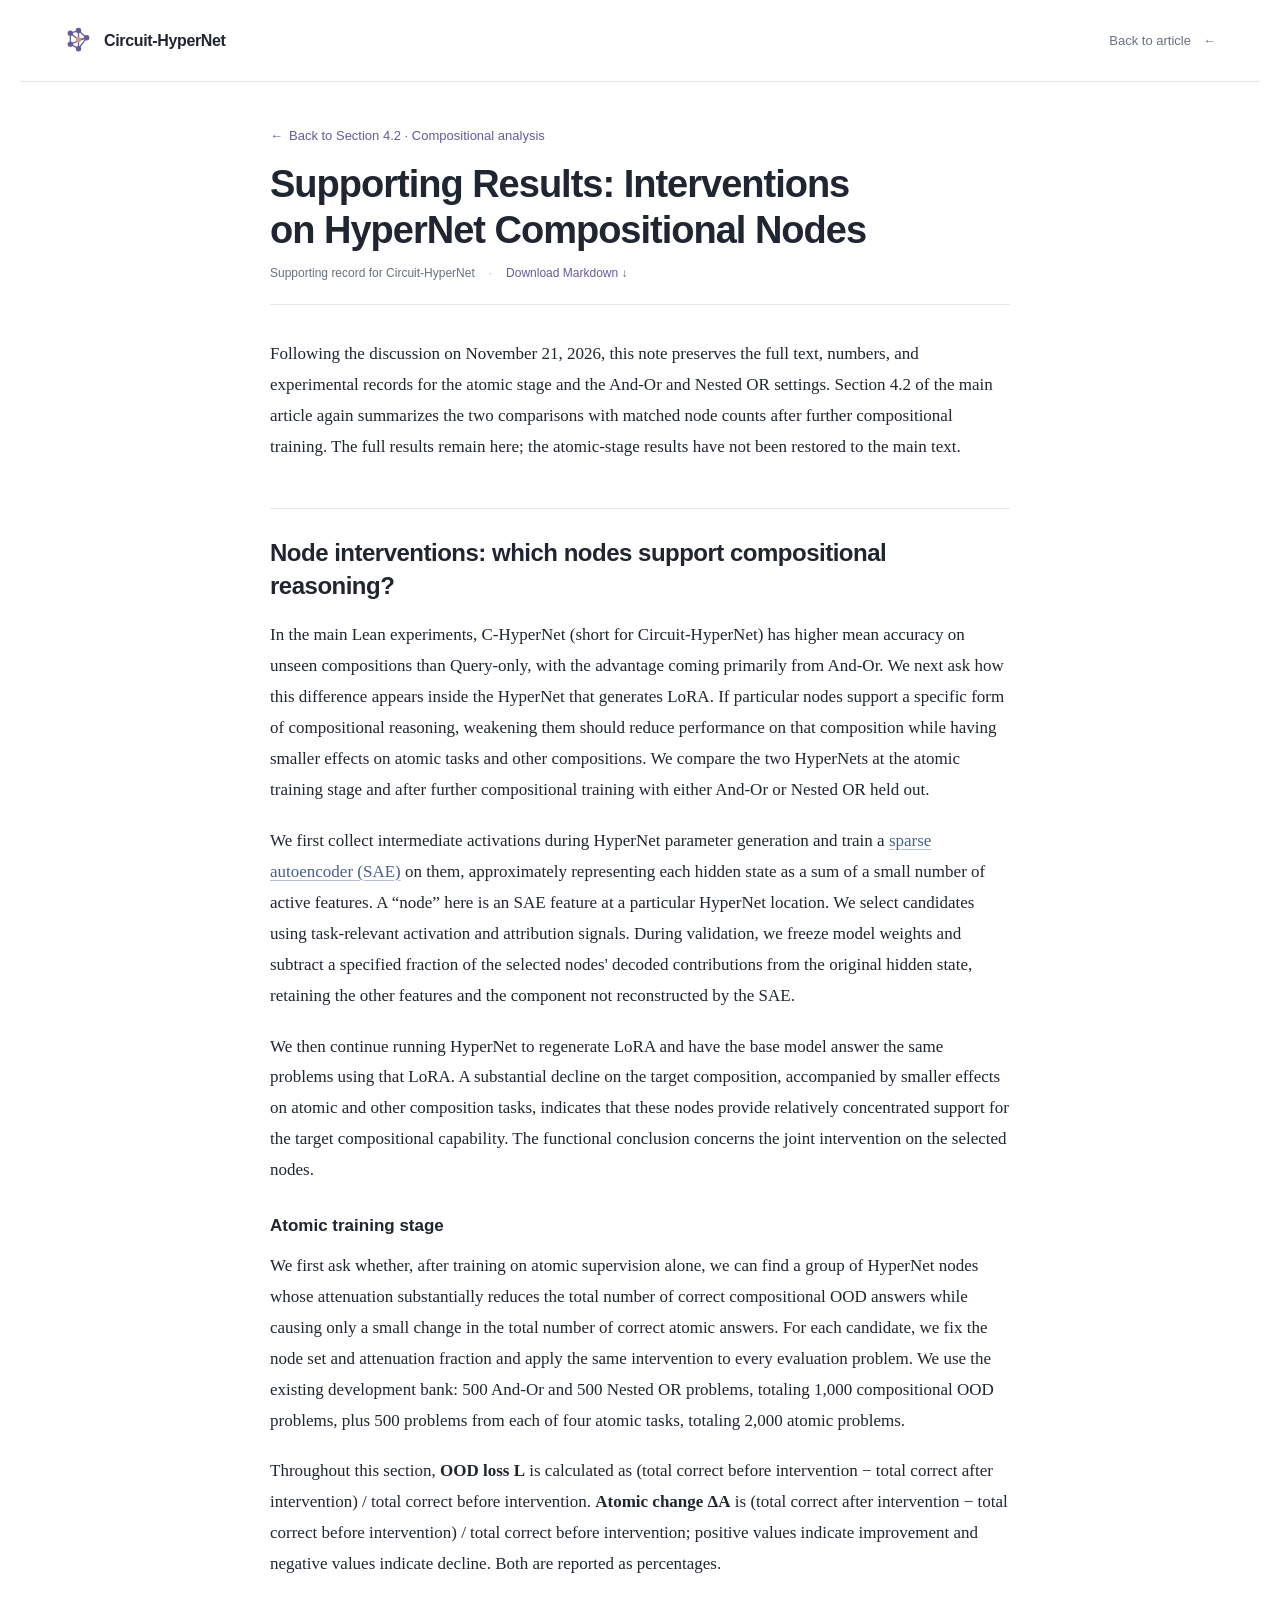
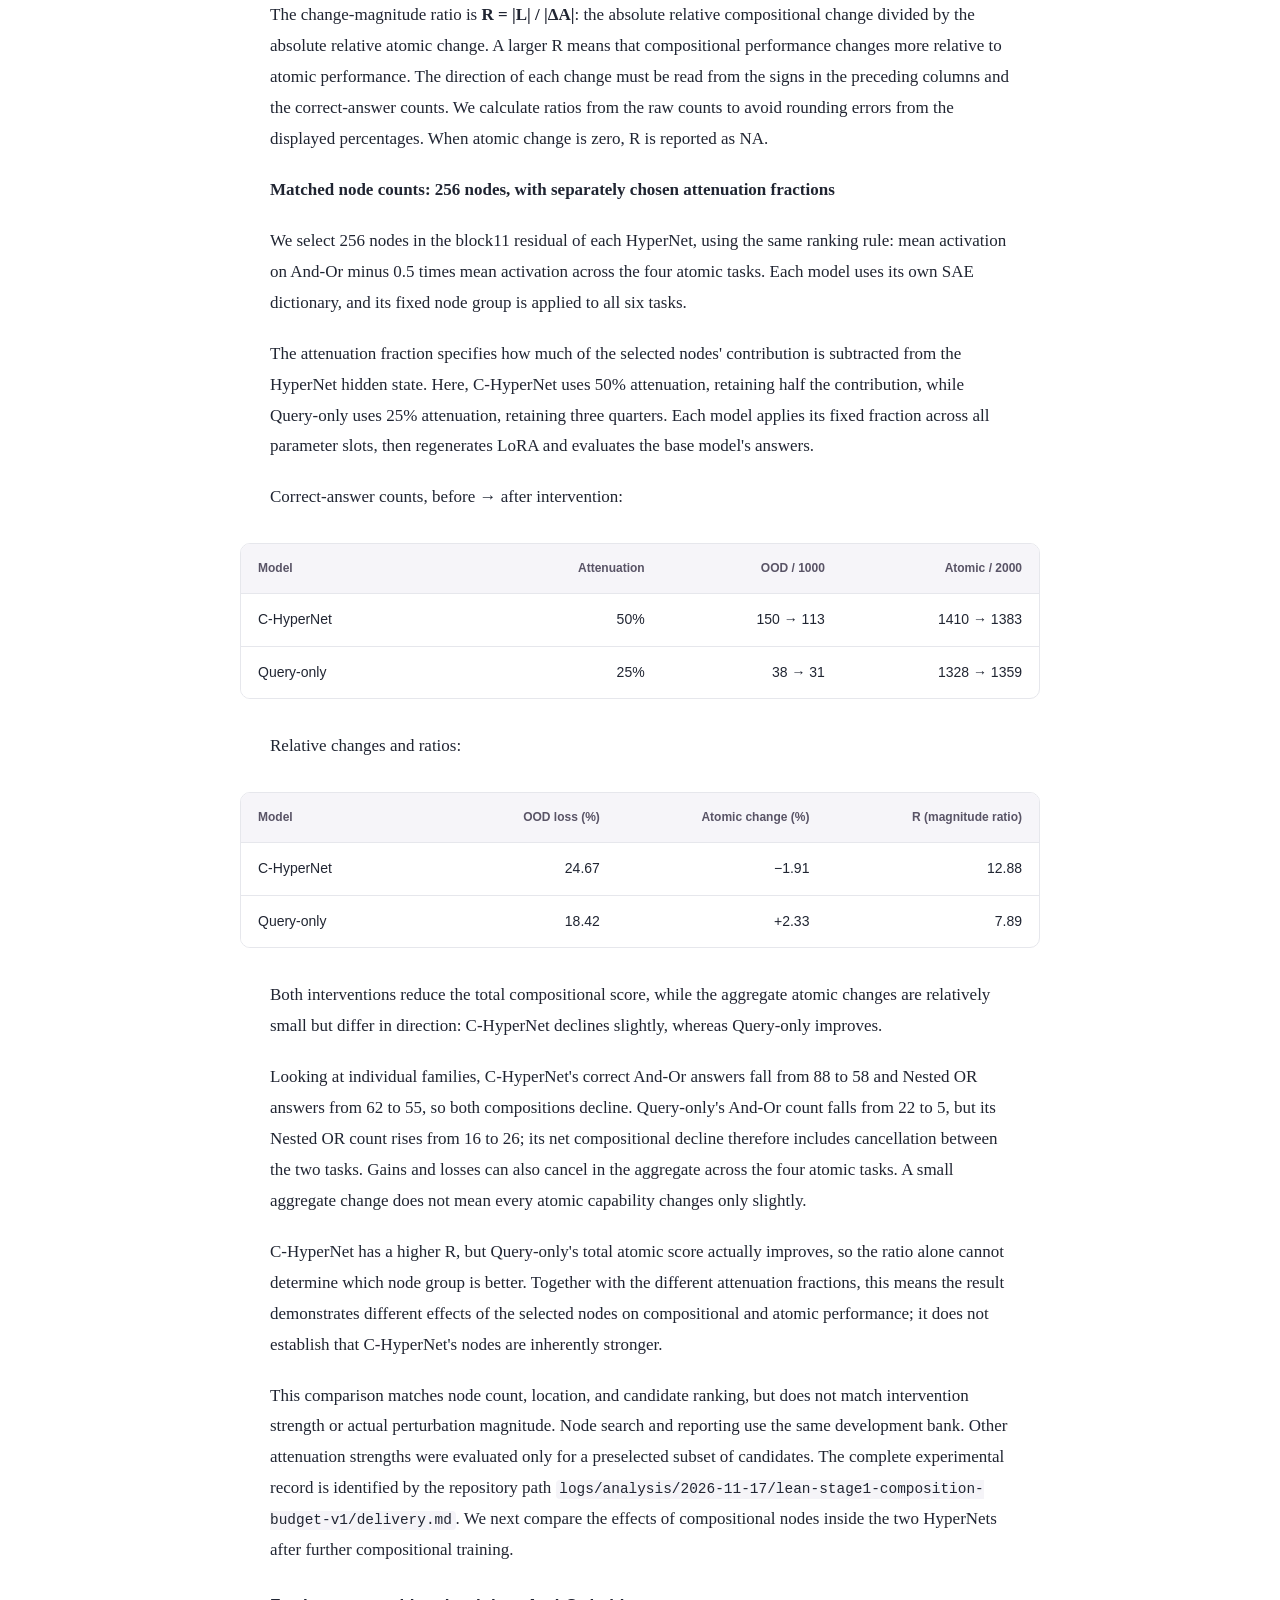
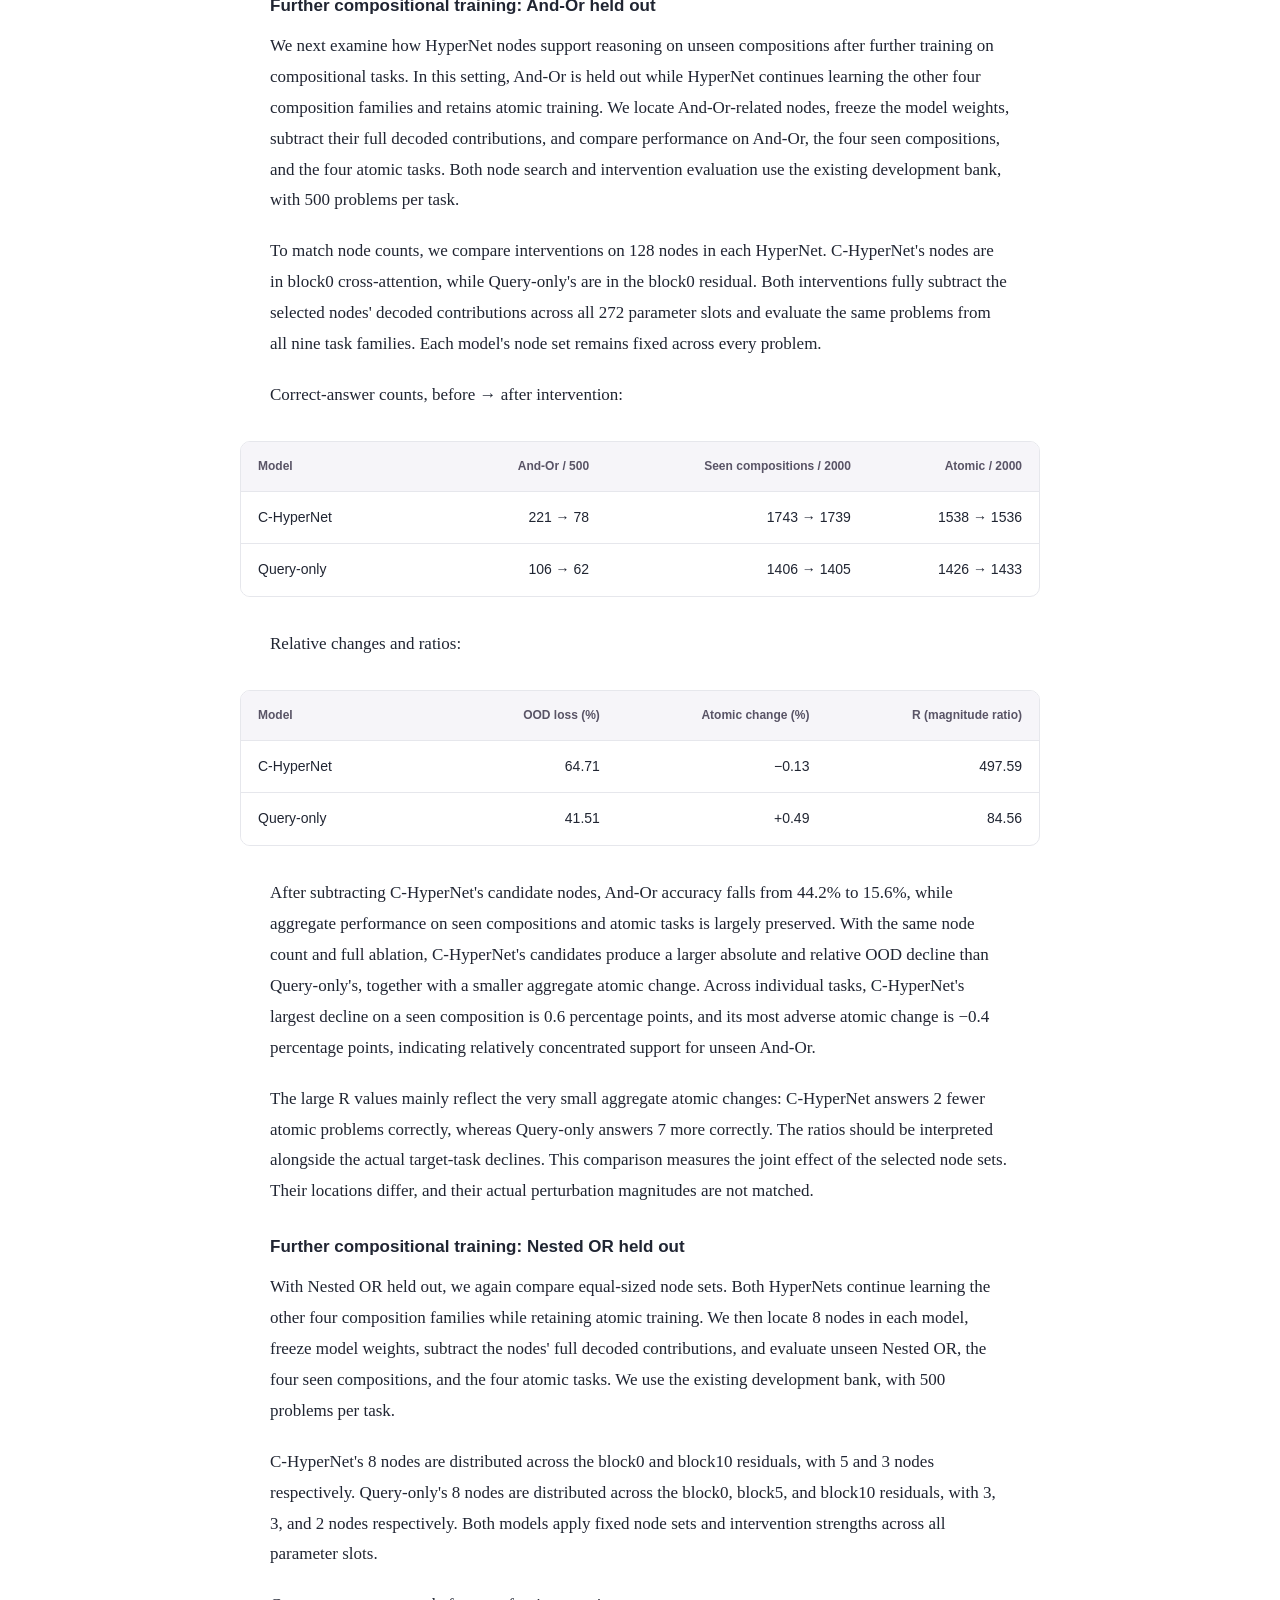
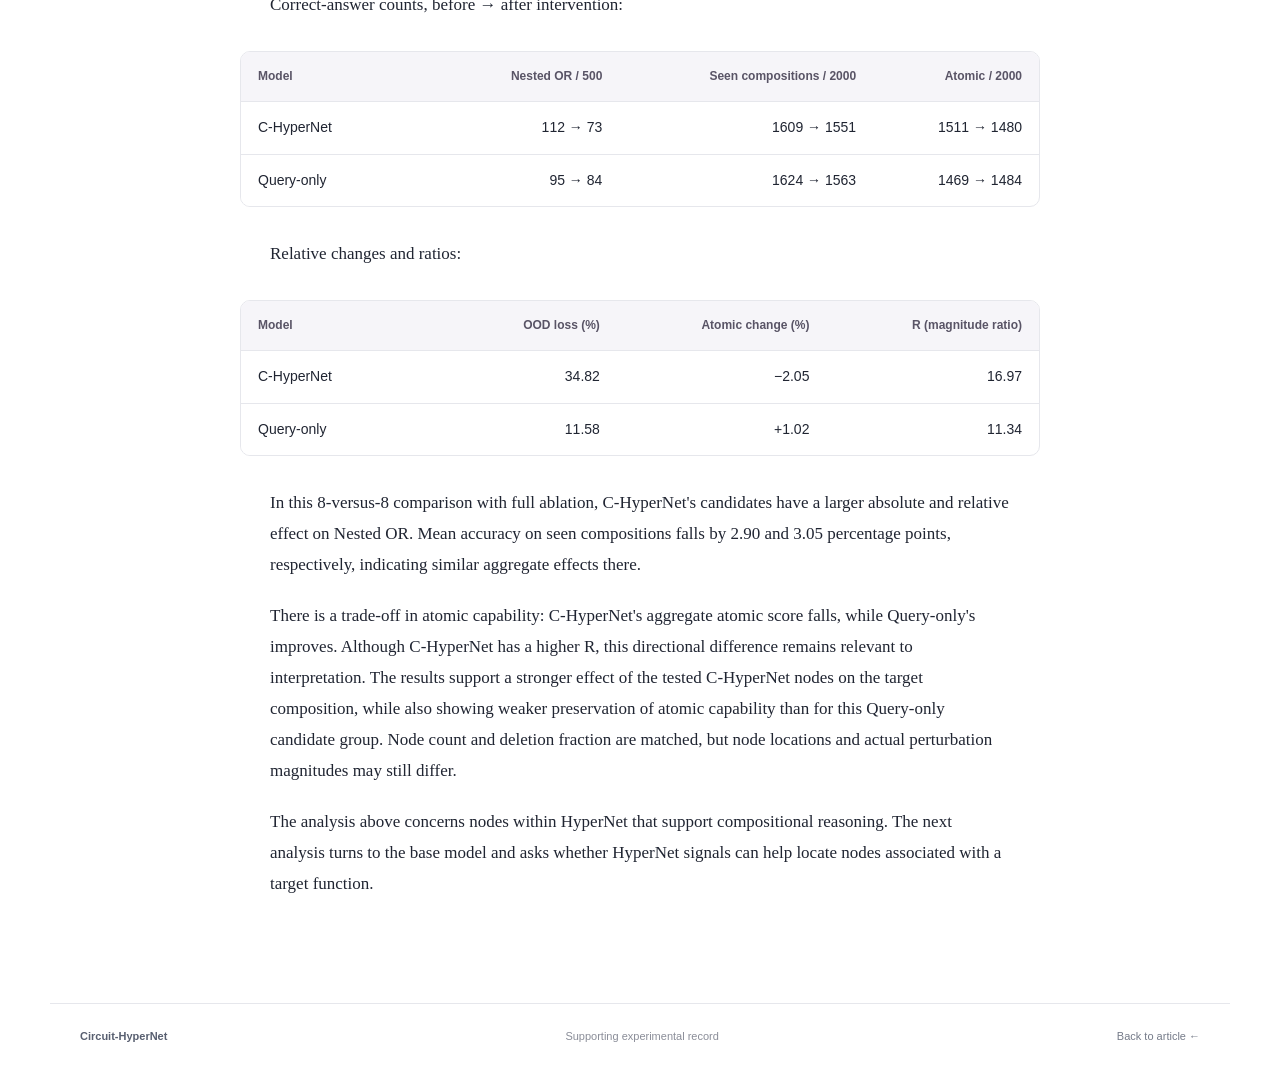
<file: blog/composition_nodes.html>
<!doctype html>
<html lang="en">
<head>
  <meta charset="utf-8">
  <meta name="viewport" content="width=device-width,initial-scale=1">
  <meta name="color-scheme" content="light">
  <title>Supporting Results: Interventions on HyperNet Compositional Nodes · Circuit-HyperNet</title>
  <link rel="icon" href="assets/favicon.svg" type="image/svg+xml">
  <link rel="stylesheet" href="styles.css?v=13">
</head>
<body>
  <a class="skip-link" href="#note-content">Skip to note</a>
  <header class="site-header">
    <a class="wordmark" href="index.html#top"><svg viewBox="0 0 32 32" width="29" height="29" aria-hidden="true"><path d="M7 8 16 5 25 13 16 25 7 20 7 8 16 15 25 13M16 5v20M7 20l18-7" fill="none" stroke="currentColor" stroke-width="1.4"/><g fill="currentColor"><circle cx="7" cy="8" r="3"/><circle cx="16" cy="5" r="3"/><circle cx="25" cy="13" r="3"/><circle cx="16" cy="25" r="3"/><circle cx="7" cy="20" r="3"/></g><circle cx="16" cy="15" r="3" fill="#cb9d86"/></svg><span>Circuit-HyperNet</span></a>
    <a class="header-link" href="index.html#analysis-1">Back to article <span aria-hidden="true">←</span></a>
  </header>
  <main class="note-main" id="note-content">
    <div class="note-header">
      <a class="note-back" href="index.html#analysis-1"><span aria-hidden="true">←</span> Back to Section 4.2 · Compositional analysis</a>
      <h1>Supporting Results: Interventions on HyperNet Compositional Nodes</h1>
      <div class="note-meta"><span>Supporting record for Circuit-HyperNet</span><span class="meta-divider" aria-hidden="true">·</span><a href="composition_nodes_en.md" download>Download Markdown <span aria-hidden="true">↓</span></a></div>
    </div>
    <article class="note-body article" aria-label="Supporting Results: Interventions on HyperNet Compositional Nodes">
<p>Following the discussion on November 21, 2026, this note preserves the full text, numbers, and experimental records for the atomic stage and the And-Or and Nested OR settings. Section 4.2 of the main article again summarizes the two comparisons with matched node counts after further compositional training. The full results remain here; the atomic-stage results have not been restored to the main text.</p>
<h2>Node interventions: which nodes support compositional reasoning?</h2>
<p>In the main Lean experiments, C-HyperNet (short for Circuit-HyperNet) has higher mean accuracy on unseen compositions than Query-only, with the advantage coming primarily from And-Or. We next ask how this difference appears inside the HyperNet that generates LoRA. If particular nodes support a specific form of compositional reasoning, weakening them should reduce performance on that composition while having smaller effects on atomic tasks and other compositions. We compare the two HyperNets at the atomic training stage and after further compositional training with either And-Or or Nested OR held out.</p>
<p>We first collect intermediate activations during HyperNet parameter generation and train a <a target="_blank" rel="noopener noreferrer" href="https://arxiv.org/abs/2309.08600">sparse autoencoder (SAE)</a> on them, approximately representing each hidden state as a sum of a small number of active features. A “node” here is an SAE feature at a particular HyperNet location. We select candidates using task-relevant activation and attribution signals. During validation, we freeze model weights and subtract a specified fraction of the selected nodes' decoded contributions from the original hidden state, retaining the other features and the component not reconstructed by the SAE.</p>
<p>We then continue running HyperNet to regenerate LoRA and have the base model answer the same problems using that LoRA. A substantial decline on the target composition, accompanied by smaller effects on atomic and other composition tasks, indicates that these nodes provide relatively concentrated support for the target compositional capability. The functional conclusion concerns the joint intervention on the selected nodes.</p>
<h4>Atomic training stage</h4>
<p>We first ask whether, after training on atomic supervision alone, we can find a group of HyperNet nodes whose attenuation substantially reduces the total number of correct compositional OOD answers while causing only a small change in the total number of correct atomic answers. For each candidate, we fix the node set and attenuation fraction and apply the same intervention to every evaluation problem. We use the existing development bank: 500 And-Or and 500 Nested OR problems, totaling 1,000 compositional OOD problems, plus 500 problems from each of four atomic tasks, totaling 2,000 atomic problems.</p>
<p>Throughout this section, <strong>OOD loss L</strong> is calculated as (total correct before intervention − total correct after intervention) / total correct before intervention. <strong>Atomic change ΔA</strong> is (total correct after intervention − total correct before intervention) / total correct before intervention; positive values indicate improvement and negative values indicate decline. Both are reported as percentages.</p>
<p>The change-magnitude ratio is <strong>R = |L| / |ΔA|</strong>: the absolute relative compositional change divided by the absolute relative atomic change. A larger R means that compositional performance changes more relative to atomic performance. The direction of each change must be read from the signs in the preceding columns and the correct-answer counts. We calculate ratios from the raw counts to avoid rounding errors from the displayed percentages. When atomic change is zero, R is reported as NA.</p>
<p><strong>Matched node counts: 256 nodes, with separately chosen attenuation fractions</strong></p>
<p>We select 256 nodes in the block11 residual of each HyperNet, using the same ranking rule: mean activation on And-Or minus 0.5 times mean activation across the four atomic tasks. Each model uses its own SAE dictionary, and its fixed node group is applied to all six tasks.</p>
<p>The attenuation fraction specifies how much of the selected nodes' contribution is subtracted from the HyperNet hidden state. Here, C-HyperNet uses 50% attenuation, retaining half the contribution, while Query-only uses 25% attenuation, retaining three quarters. Each model applies its fixed fraction across all parameter slots, then regenerates LoRA and evaluates the base model's answers.</p>
<p>Correct-answer counts, before → after intervention:</p>
<div class="result-table" role="region" aria-label="Results table; scroll horizontally if needed" tabindex="0"><table>
<thead>
<tr>
<th scope="col">Model</th>
<th scope="col" style="text-align: right;">Attenuation</th>
<th scope="col" style="text-align: right;">OOD / 1000</th>
<th scope="col" style="text-align: right;">Atomic / 2000</th>
</tr>
</thead>
<tbody>
<tr>
<td>C-HyperNet</td>
<td style="text-align: right;">50%</td>
<td style="text-align: right;">150 → 113</td>
<td style="text-align: right;">1410 → 1383</td>
</tr>
<tr>
<td>Query-only</td>
<td style="text-align: right;">25%</td>
<td style="text-align: right;">38 → 31</td>
<td style="text-align: right;">1328 → 1359</td>
</tr>
</tbody>
</table></div>
<p>Relative changes and ratios:</p>
<div class="result-table" role="region" aria-label="Results table; scroll horizontally if needed" tabindex="0"><table>
<thead>
<tr>
<th scope="col">Model</th>
<th scope="col" style="text-align: right;">OOD loss (%)</th>
<th scope="col" style="text-align: right;">Atomic change (%)</th>
<th scope="col" style="text-align: right;">R (magnitude ratio)</th>
</tr>
</thead>
<tbody>
<tr>
<td>C-HyperNet</td>
<td style="text-align: right;">24.67</td>
<td style="text-align: right;">−1.91</td>
<td style="text-align: right;">12.88</td>
</tr>
<tr>
<td>Query-only</td>
<td style="text-align: right;">18.42</td>
<td style="text-align: right;">+2.33</td>
<td style="text-align: right;">7.89</td>
</tr>
</tbody>
</table></div>
<p>Both interventions reduce the total compositional score, while the aggregate atomic changes are relatively small but differ in direction: C-HyperNet declines slightly, whereas Query-only improves.</p>
<p>Looking at individual families, C-HyperNet's correct And-Or answers fall from 88 to 58 and Nested OR answers from 62 to 55, so both compositions decline. Query-only's And-Or count falls from 22 to 5, but its Nested OR count rises from 16 to 26; its net compositional decline therefore includes cancellation between the two tasks. Gains and losses can also cancel in the aggregate across the four atomic tasks. A small aggregate change does not mean every atomic capability changes only slightly.</p>
<p>C-HyperNet has a higher R, but Query-only's total atomic score actually improves, so the ratio alone cannot determine which node group is better. Together with the different attenuation fractions, this means the result demonstrates different effects of the selected nodes on compositional and atomic performance; it does not establish that C-HyperNet's nodes are inherently stronger.</p>
<p>This comparison matches node count, location, and candidate ranking, but does not match intervention strength or actual perturbation magnitude. Node search and reporting use the same development bank. Other attenuation strengths were evaluated only for a preselected subset of candidates. The complete experimental record is identified by the repository path <code>logs/analysis/2026-11-17/lean-stage1-composition-budget-v1/delivery.md</code>. We next compare the effects of compositional nodes inside the two HyperNets after further compositional training.</p>
<h4>Further compositional training: And-Or held out</h4>
<p>We next examine how HyperNet nodes support reasoning on unseen compositions after further training on compositional tasks. In this setting, And-Or is held out while HyperNet continues learning the other four composition families and retains atomic training. We locate And-Or-related nodes, freeze the model weights, subtract their full decoded contributions, and compare performance on And-Or, the four seen compositions, and the four atomic tasks. Both node search and intervention evaluation use the existing development bank, with 500 problems per task.</p>
<p>To match node counts, we compare interventions on 128 nodes in each HyperNet. C-HyperNet's nodes are in block0 cross-attention, while Query-only's are in the block0 residual. Both interventions fully subtract the selected nodes' decoded contributions across all 272 parameter slots and evaluate the same problems from all nine task families. Each model's node set remains fixed across every problem.</p>
<p>Correct-answer counts, before → after intervention:</p>
<div class="result-table" role="region" aria-label="Results table; scroll horizontally if needed" tabindex="0"><table>
<thead>
<tr>
<th scope="col">Model</th>
<th scope="col" style="text-align: right;">And-Or / 500</th>
<th scope="col" style="text-align: right;">Seen compositions / 2000</th>
<th scope="col" style="text-align: right;">Atomic / 2000</th>
</tr>
</thead>
<tbody>
<tr>
<td>C-HyperNet</td>
<td style="text-align: right;">221 → 78</td>
<td style="text-align: right;">1743 → 1739</td>
<td style="text-align: right;">1538 → 1536</td>
</tr>
<tr>
<td>Query-only</td>
<td style="text-align: right;">106 → 62</td>
<td style="text-align: right;">1406 → 1405</td>
<td style="text-align: right;">1426 → 1433</td>
</tr>
</tbody>
</table></div>
<p>Relative changes and ratios:</p>
<div class="result-table" role="region" aria-label="Results table; scroll horizontally if needed" tabindex="0"><table>
<thead>
<tr>
<th scope="col">Model</th>
<th scope="col" style="text-align: right;">OOD loss (%)</th>
<th scope="col" style="text-align: right;">Atomic change (%)</th>
<th scope="col" style="text-align: right;">R (magnitude ratio)</th>
</tr>
</thead>
<tbody>
<tr>
<td>C-HyperNet</td>
<td style="text-align: right;">64.71</td>
<td style="text-align: right;">−0.13</td>
<td style="text-align: right;">497.59</td>
</tr>
<tr>
<td>Query-only</td>
<td style="text-align: right;">41.51</td>
<td style="text-align: right;">+0.49</td>
<td style="text-align: right;">84.56</td>
</tr>
</tbody>
</table></div>
<p>After subtracting C-HyperNet's candidate nodes, And-Or accuracy falls from 44.2% to 15.6%, while aggregate performance on seen compositions and atomic tasks is largely preserved. With the same node count and full ablation, C-HyperNet's candidates produce a larger absolute and relative OOD decline than Query-only's, together with a smaller aggregate atomic change. Across individual tasks, C-HyperNet's largest decline on a seen composition is 0.6 percentage points, and its most adverse atomic change is −0.4 percentage points, indicating relatively concentrated support for unseen And-Or.</p>
<p>The large R values mainly reflect the very small aggregate atomic changes: C-HyperNet answers 2 fewer atomic problems correctly, whereas Query-only answers 7 more correctly. The ratios should be interpreted alongside the actual target-task declines. This comparison measures the joint effect of the selected node sets. Their locations differ, and their actual perturbation magnitudes are not matched.</p>
<h4>Further compositional training: Nested OR held out</h4>
<p>With Nested OR held out, we again compare equal-sized node sets. Both HyperNets continue learning the other four composition families while retaining atomic training. We then locate 8 nodes in each model, freeze model weights, subtract the nodes' full decoded contributions, and evaluate unseen Nested OR, the four seen compositions, and the four atomic tasks. We use the existing development bank, with 500 problems per task.</p>
<p>C-HyperNet's 8 nodes are distributed across the block0 and block10 residuals, with 5 and 3 nodes respectively. Query-only's 8 nodes are distributed across the block0, block5, and block10 residuals, with 3, 3, and 2 nodes respectively. Both models apply fixed node sets and intervention strengths across all parameter slots.</p>
<p>Correct-answer counts, before → after intervention:</p>
<div class="result-table" role="region" aria-label="Results table; scroll horizontally if needed" tabindex="0"><table>
<thead>
<tr>
<th scope="col">Model</th>
<th scope="col" style="text-align: right;">Nested OR / 500</th>
<th scope="col" style="text-align: right;">Seen compositions / 2000</th>
<th scope="col" style="text-align: right;">Atomic / 2000</th>
</tr>
</thead>
<tbody>
<tr>
<td>C-HyperNet</td>
<td style="text-align: right;">112 → 73</td>
<td style="text-align: right;">1609 → 1551</td>
<td style="text-align: right;">1511 → 1480</td>
</tr>
<tr>
<td>Query-only</td>
<td style="text-align: right;">95 → 84</td>
<td style="text-align: right;">1624 → 1563</td>
<td style="text-align: right;">1469 → 1484</td>
</tr>
</tbody>
</table></div>
<p>Relative changes and ratios:</p>
<div class="result-table" role="region" aria-label="Results table; scroll horizontally if needed" tabindex="0"><table>
<thead>
<tr>
<th scope="col">Model</th>
<th scope="col" style="text-align: right;">OOD loss (%)</th>
<th scope="col" style="text-align: right;">Atomic change (%)</th>
<th scope="col" style="text-align: right;">R (magnitude ratio)</th>
</tr>
</thead>
<tbody>
<tr>
<td>C-HyperNet</td>
<td style="text-align: right;">34.82</td>
<td style="text-align: right;">−2.05</td>
<td style="text-align: right;">16.97</td>
</tr>
<tr>
<td>Query-only</td>
<td style="text-align: right;">11.58</td>
<td style="text-align: right;">+1.02</td>
<td style="text-align: right;">11.34</td>
</tr>
</tbody>
</table></div>
<p>In this 8-versus-8 comparison with full ablation, C-HyperNet's candidates have a larger absolute and relative effect on Nested OR. Mean accuracy on seen compositions falls by 2.90 and 3.05 percentage points, respectively, indicating similar aggregate effects there.</p>
<p>There is a trade-off in atomic capability: C-HyperNet's aggregate atomic score falls, while Query-only's improves. Although C-HyperNet has a higher R, this directional difference remains relevant to interpretation. The results support a stronger effect of the tested C-HyperNet nodes on the target composition, while also showing weaker preservation of atomic capability than for this Query-only candidate group. Node count and deletion fraction are matched, but node locations and actual perturbation magnitudes may still differ.</p>
<p>The analysis above concerns nodes within HyperNet that support compositional reasoning. The next analysis turns to the base model and asks whether HyperNet signals can help locate nodes associated with a target function.</p>
    </article>
  </main>
  <footer class="site-footer"><span>Circuit-HyperNet</span><span>Supporting experimental record</span><a href="index.html#analysis-1">Back to article ←</a></footer>
</body>
</html>
</file>
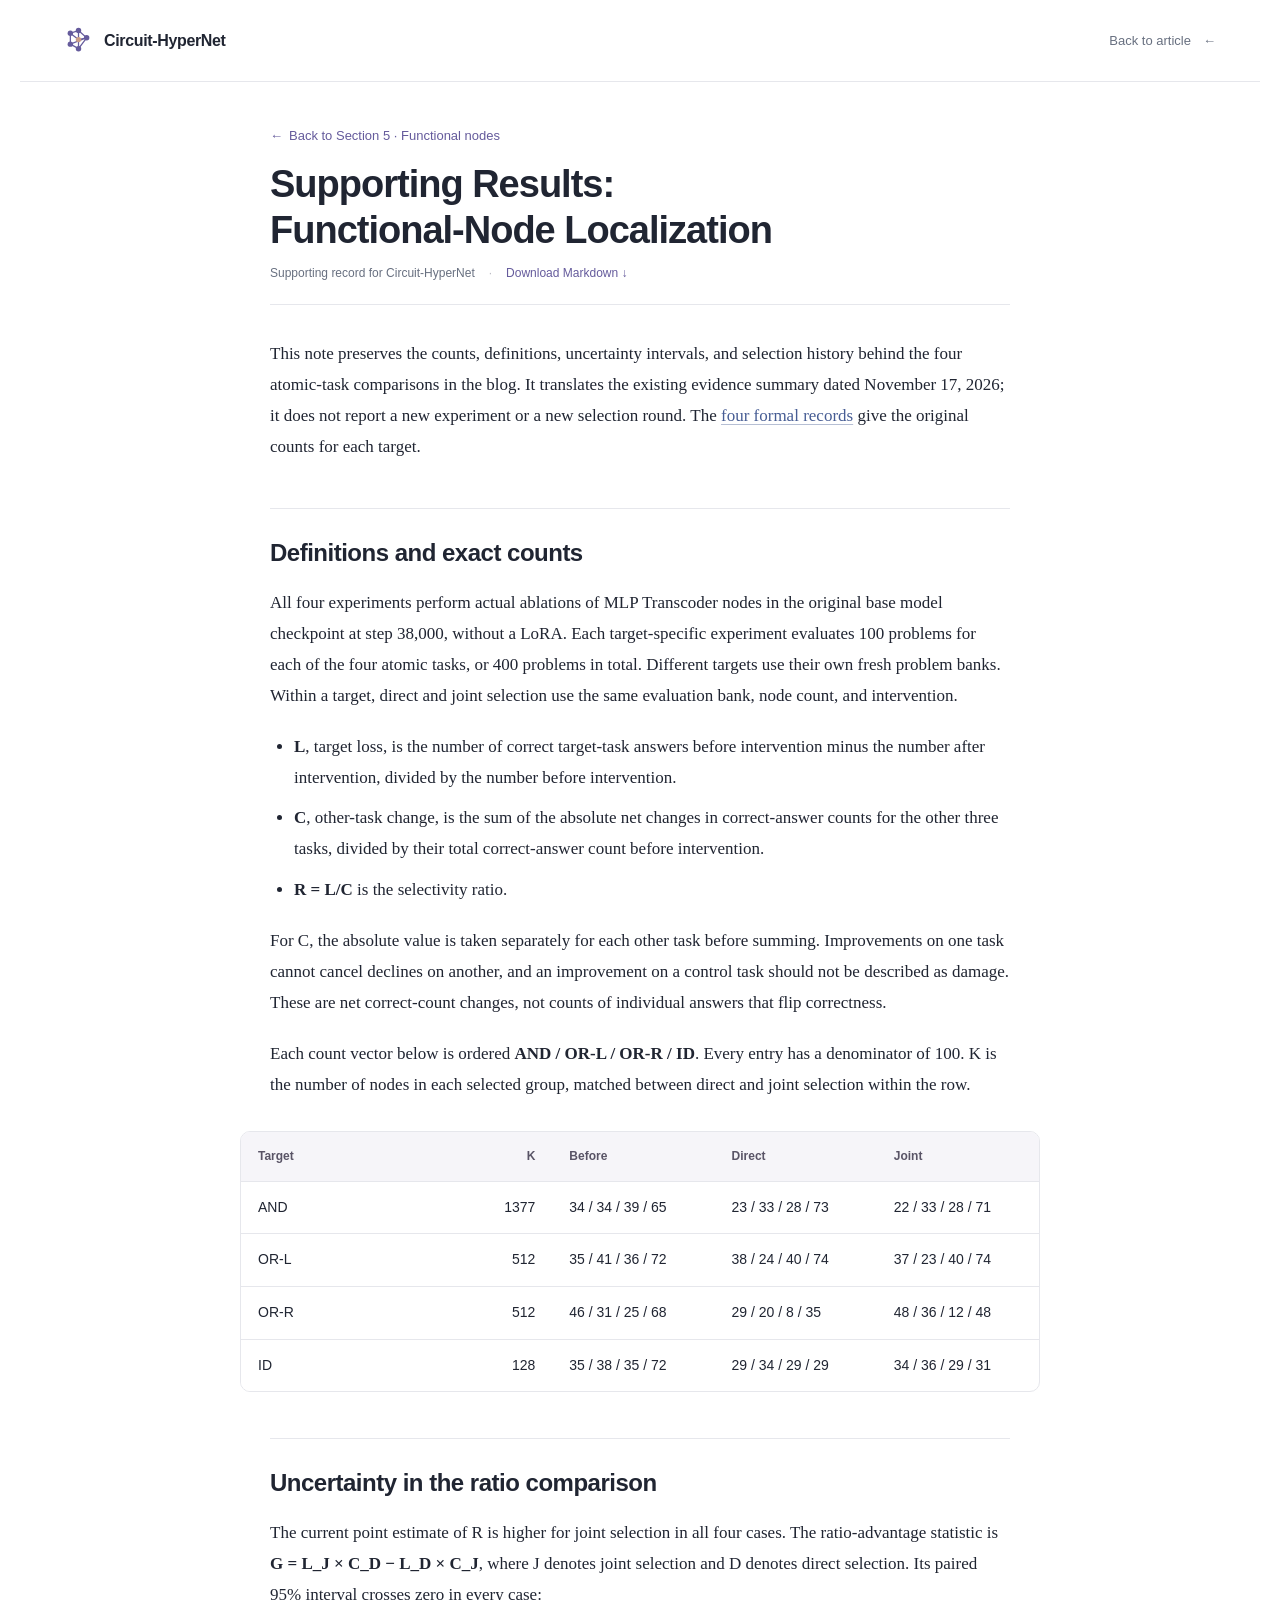
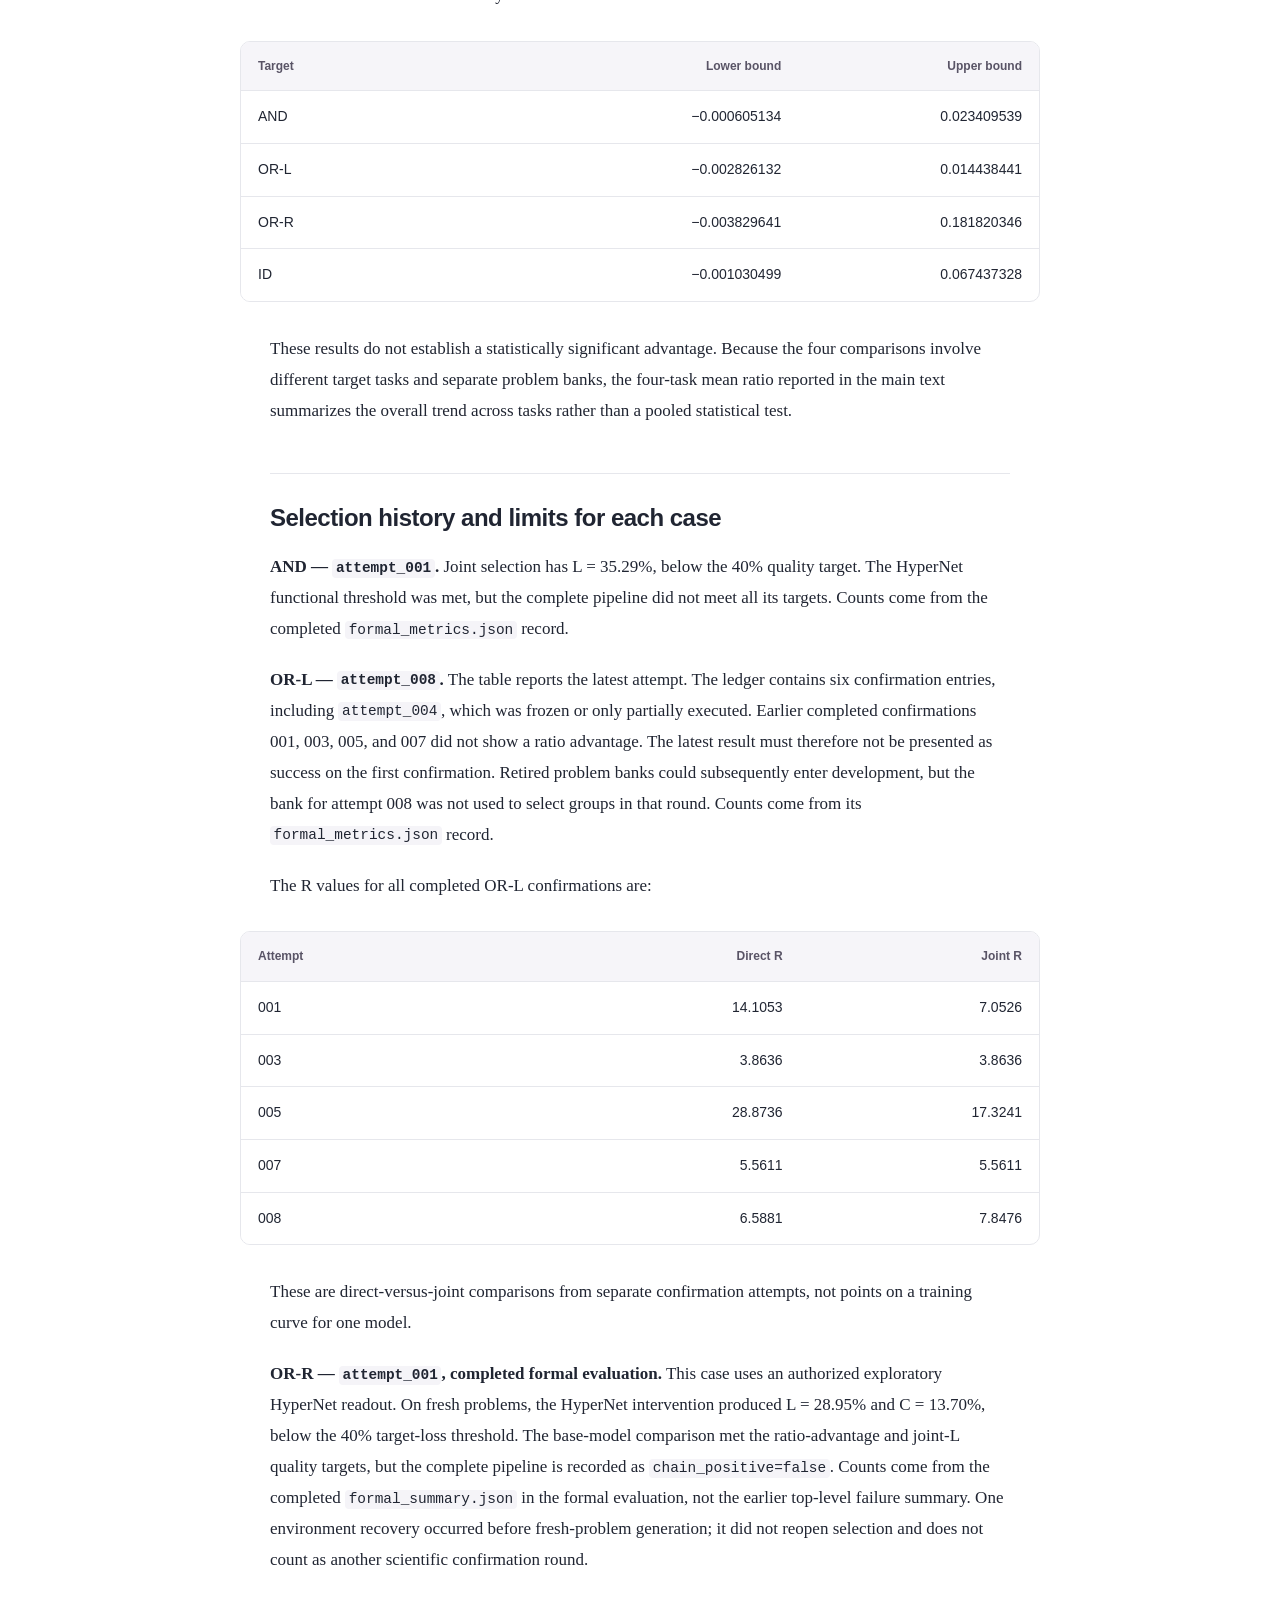
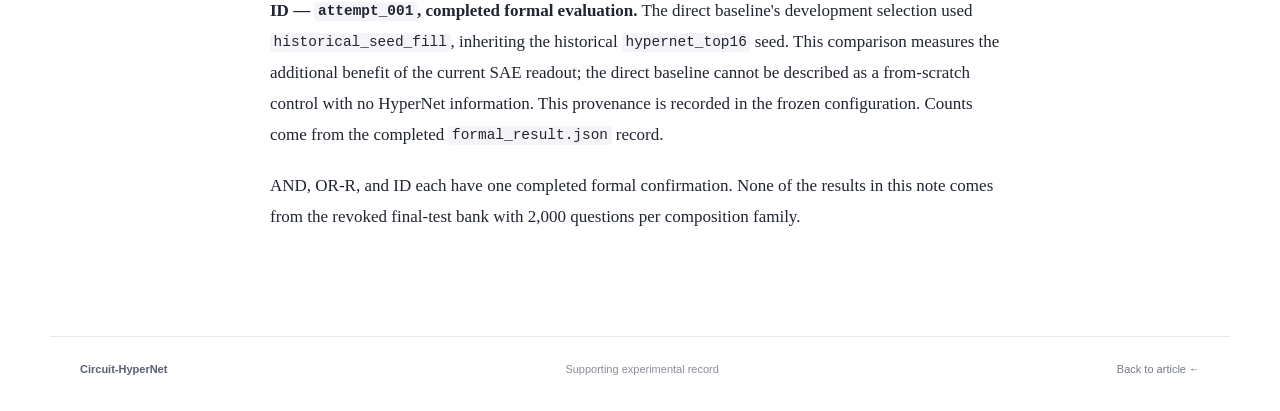
<file: blog/localization_results.html>
<!doctype html>
<html lang="en">
<head>
  <meta charset="utf-8">
  <meta name="viewport" content="width=device-width,initial-scale=1">
  <meta name="color-scheme" content="light">
  <title>Supporting Results: Functional-Node Localization · Circuit-HyperNet</title>
  <link rel="icon" href="assets/favicon.svg" type="image/svg+xml">
  <link rel="stylesheet" href="styles.css?v=13">
</head>
<body>
  <a class="skip-link" href="#note-content">Skip to note</a>
  <header class="site-header">
    <a class="wordmark" href="index.html#top"><svg viewBox="0 0 32 32" width="29" height="29" aria-hidden="true"><path d="M7 8 16 5 25 13 16 25 7 20 7 8 16 15 25 13M16 5v20M7 20l18-7" fill="none" stroke="currentColor" stroke-width="1.4"/><g fill="currentColor"><circle cx="7" cy="8" r="3"/><circle cx="16" cy="5" r="3"/><circle cx="25" cy="13" r="3"/><circle cx="16" cy="25" r="3"/><circle cx="7" cy="20" r="3"/></g><circle cx="16" cy="15" r="3" fill="#cb9d86"/></svg><span>Circuit-HyperNet</span></a>
    <a class="header-link" href="index.html#analysis-2">Back to article <span aria-hidden="true">←</span></a>
  </header>
  <main class="note-main" id="note-content">
    <div class="note-header">
      <a class="note-back" href="index.html#analysis-2"><span aria-hidden="true">←</span> Back to Section 5 · Functional nodes</a>
      <h1>Supporting Results: Functional-Node Localization</h1>
      <div class="note-meta"><span>Supporting record for Circuit-HyperNet</span><span class="meta-divider" aria-hidden="true">·</span><a href="localization_results_en.md" download>Download Markdown <span aria-hidden="true">↓</span></a></div>
    </div>
    <article class="note-body article" aria-label="Supporting Results: Functional-Node Localization">
<p>This note preserves the counts, definitions, uncertainty intervals, and selection history behind the four atomic-task comparisons in the blog. It translates the existing evidence summary dated November 17, 2026; it does not report a new experiment or a new selection round. The <a href="../experiments/lean/README.md#probing-ablation-and-localization">four formal records</a> give the original counts for each target.</p>
<h2>Definitions and exact counts</h2>
<p>All four experiments perform actual ablations of MLP Transcoder nodes in the original base model checkpoint at step 38,000, without a LoRA. Each target-specific experiment evaluates 100 problems for each of the four atomic tasks, or 400 problems in total. Different targets use their own fresh problem banks. Within a target, direct and joint selection use the same evaluation bank, node count, and intervention.</p>
<ul>
<li><strong>L</strong>, target loss, is the number of correct target-task answers before intervention minus the number after intervention, divided by the number before intervention.</li>
<li><strong>C</strong>, other-task change, is the sum of the absolute net changes in correct-answer counts for the other three tasks, divided by their total correct-answer count before intervention.</li>
<li><strong>R = L/C</strong> is the selectivity ratio.</li>
</ul>
<p>For C, the absolute value is taken separately for each other task before summing. Improvements on one task cannot cancel declines on another, and an improvement on a control task should not be described as damage. These are net correct-count changes, not counts of individual answers that flip correctness.</p>
<p>Each count vector below is ordered <strong>AND / OR-L / OR-R / ID</strong>. Every entry has a denominator of 100. K is the number of nodes in each selected group, matched between direct and joint selection within the row.</p>
<div class="result-table" role="region" aria-label="Results table; scroll horizontally if needed" tabindex="0"><table>
<thead>
<tr>
<th scope="col">Target</th>
<th scope="col" style="text-align: right;">K</th>
<th scope="col">Before</th>
<th scope="col">Direct</th>
<th scope="col">Joint</th>
</tr>
</thead>
<tbody>
<tr>
<td>AND</td>
<td style="text-align: right;">1377</td>
<td>34 / 34 / 39 / 65</td>
<td>23 / 33 / 28 / 73</td>
<td>22 / 33 / 28 / 71</td>
</tr>
<tr>
<td>OR-L</td>
<td style="text-align: right;">512</td>
<td>35 / 41 / 36 / 72</td>
<td>38 / 24 / 40 / 74</td>
<td>37 / 23 / 40 / 74</td>
</tr>
<tr>
<td>OR-R</td>
<td style="text-align: right;">512</td>
<td>46 / 31 / 25 / 68</td>
<td>29 / 20 / 8 / 35</td>
<td>48 / 36 / 12 / 48</td>
</tr>
<tr>
<td>ID</td>
<td style="text-align: right;">128</td>
<td>35 / 38 / 35 / 72</td>
<td>29 / 34 / 29 / 29</td>
<td>34 / 36 / 29 / 31</td>
</tr>
</tbody>
</table></div>
<h2>Uncertainty in the ratio comparison</h2>
<p>The current point estimate of R is higher for joint selection in all four cases. The ratio-advantage statistic is <strong>G = L_J × C_D − L_D × C_J</strong>, where J denotes joint selection and D denotes direct selection. Its paired 95% interval crosses zero in every case:</p>
<div class="result-table" role="region" aria-label="Results table; scroll horizontally if needed" tabindex="0"><table>
<thead>
<tr>
<th scope="col">Target</th>
<th scope="col" style="text-align: right;">Lower bound</th>
<th scope="col" style="text-align: right;">Upper bound</th>
</tr>
</thead>
<tbody>
<tr>
<td>AND</td>
<td style="text-align: right;">−0.000605134</td>
<td style="text-align: right;">0.023409539</td>
</tr>
<tr>
<td>OR-L</td>
<td style="text-align: right;">−0.002826132</td>
<td style="text-align: right;">0.014438441</td>
</tr>
<tr>
<td>OR-R</td>
<td style="text-align: right;">−0.003829641</td>
<td style="text-align: right;">0.181820346</td>
</tr>
<tr>
<td>ID</td>
<td style="text-align: right;">−0.001030499</td>
<td style="text-align: right;">0.067437328</td>
</tr>
</tbody>
</table></div>
<p>These results do not establish a statistically significant advantage. Because the four comparisons involve different target tasks and separate problem banks, the four-task mean ratio reported in the main text summarizes the overall trend across tasks rather than a pooled statistical test.</p>
<h2>Selection history and limits for each case</h2>
<p><strong>AND — <code>attempt_001</code>.</strong> Joint selection has L = 35.29%, below the 40% quality target. The HyperNet functional threshold was met, but the complete pipeline did not meet all its targets. Counts come from the completed <code>formal_metrics.json</code> record.</p>
<p><strong>OR-L — <code>attempt_008</code>.</strong> The table reports the latest attempt. The ledger contains six confirmation entries, including <code>attempt_004</code>, which was frozen or only partially executed. Earlier completed confirmations 001, 003, 005, and 007 did not show a ratio advantage. The latest result must therefore not be presented as success on the first confirmation. Retired problem banks could subsequently enter development, but the bank for attempt 008 was not used to select groups in that round. Counts come from its <code>formal_metrics.json</code> record.</p>
<p>The R values for all completed OR-L confirmations are:</p>
<div class="result-table" role="region" aria-label="Results table; scroll horizontally if needed" tabindex="0"><table>
<thead>
<tr>
<th scope="col">Attempt</th>
<th scope="col" style="text-align: right;">Direct R</th>
<th scope="col" style="text-align: right;">Joint R</th>
</tr>
</thead>
<tbody>
<tr>
<td>001</td>
<td style="text-align: right;">14.1053</td>
<td style="text-align: right;">7.0526</td>
</tr>
<tr>
<td>003</td>
<td style="text-align: right;">3.8636</td>
<td style="text-align: right;">3.8636</td>
</tr>
<tr>
<td>005</td>
<td style="text-align: right;">28.8736</td>
<td style="text-align: right;">17.3241</td>
</tr>
<tr>
<td>007</td>
<td style="text-align: right;">5.5611</td>
<td style="text-align: right;">5.5611</td>
</tr>
<tr>
<td>008</td>
<td style="text-align: right;">6.5881</td>
<td style="text-align: right;">7.8476</td>
</tr>
</tbody>
</table></div>
<p>These are direct-versus-joint comparisons from separate confirmation attempts, not points on a training curve for one model.</p>
<p><strong>OR-R — <code>attempt_001</code>, completed formal evaluation.</strong> This case uses an authorized exploratory HyperNet readout. On fresh problems, the HyperNet intervention produced L = 28.95% and C = 13.70%, below the 40% target-loss threshold. The base-model comparison met the ratio-advantage and joint-L quality targets, but the complete pipeline is recorded as <code>chain_positive=false</code>. Counts come from the completed <code>formal_summary.json</code> in the formal evaluation, not the earlier top-level failure summary. One environment recovery occurred before fresh-problem generation; it did not reopen selection and does not count as another scientific confirmation round.</p>
<p><strong>ID — <code>attempt_001</code>, completed formal evaluation.</strong> The direct baseline's development selection used <code>historical_seed_fill</code>, inheriting the historical <code>hypernet_top16</code> seed. This comparison measures the additional benefit of the current SAE readout; the direct baseline cannot be described as a from-scratch control with no HyperNet information. This provenance is recorded in the frozen configuration. Counts come from the completed <code>formal_result.json</code> record.</p>
<p>AND, OR-R, and ID each have one completed formal confirmation. None of the results in this note comes from the revoked final-test bank with 2,000 questions per composition family.</p>
    </article>
  </main>
  <footer class="site-footer"><span>Circuit-HyperNet</span><span>Supporting experimental record</span><a href="index.html#analysis-2">Back to article ←</a></footer>
</body>
</html>
</file>
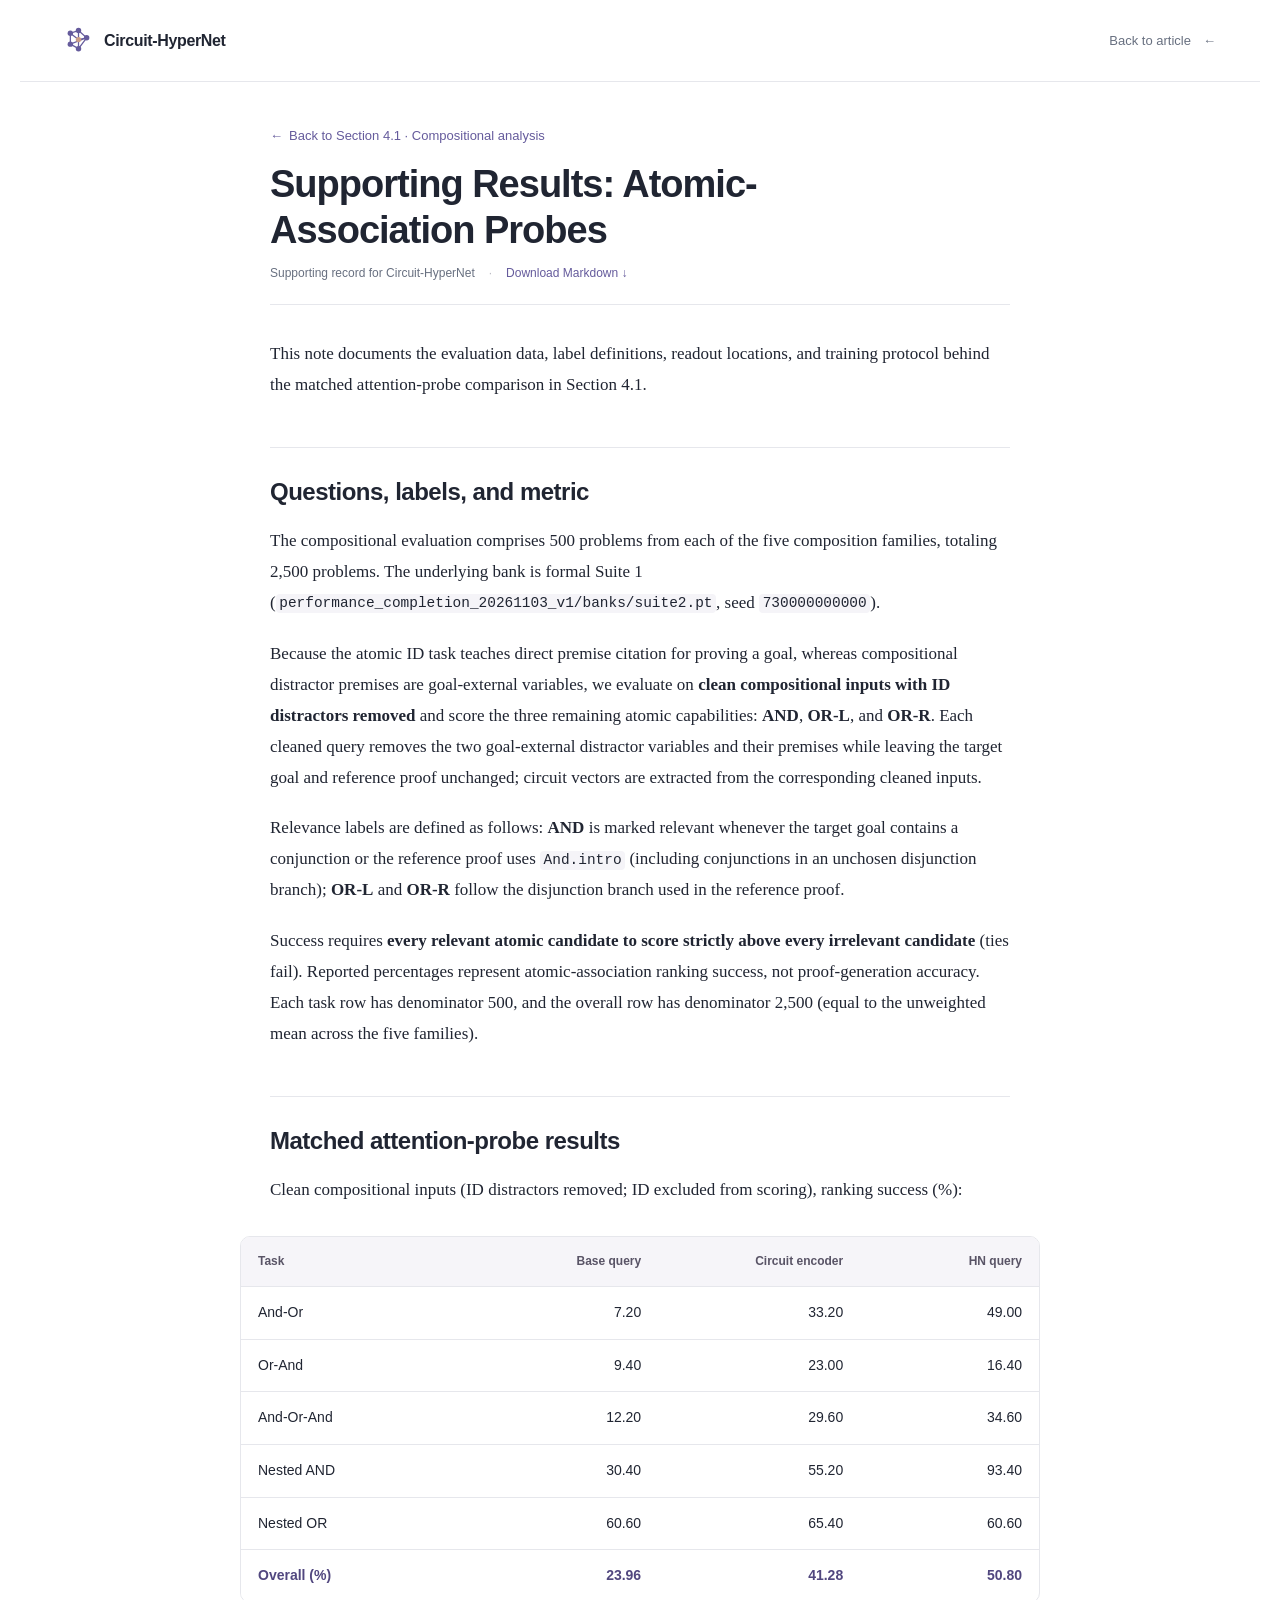
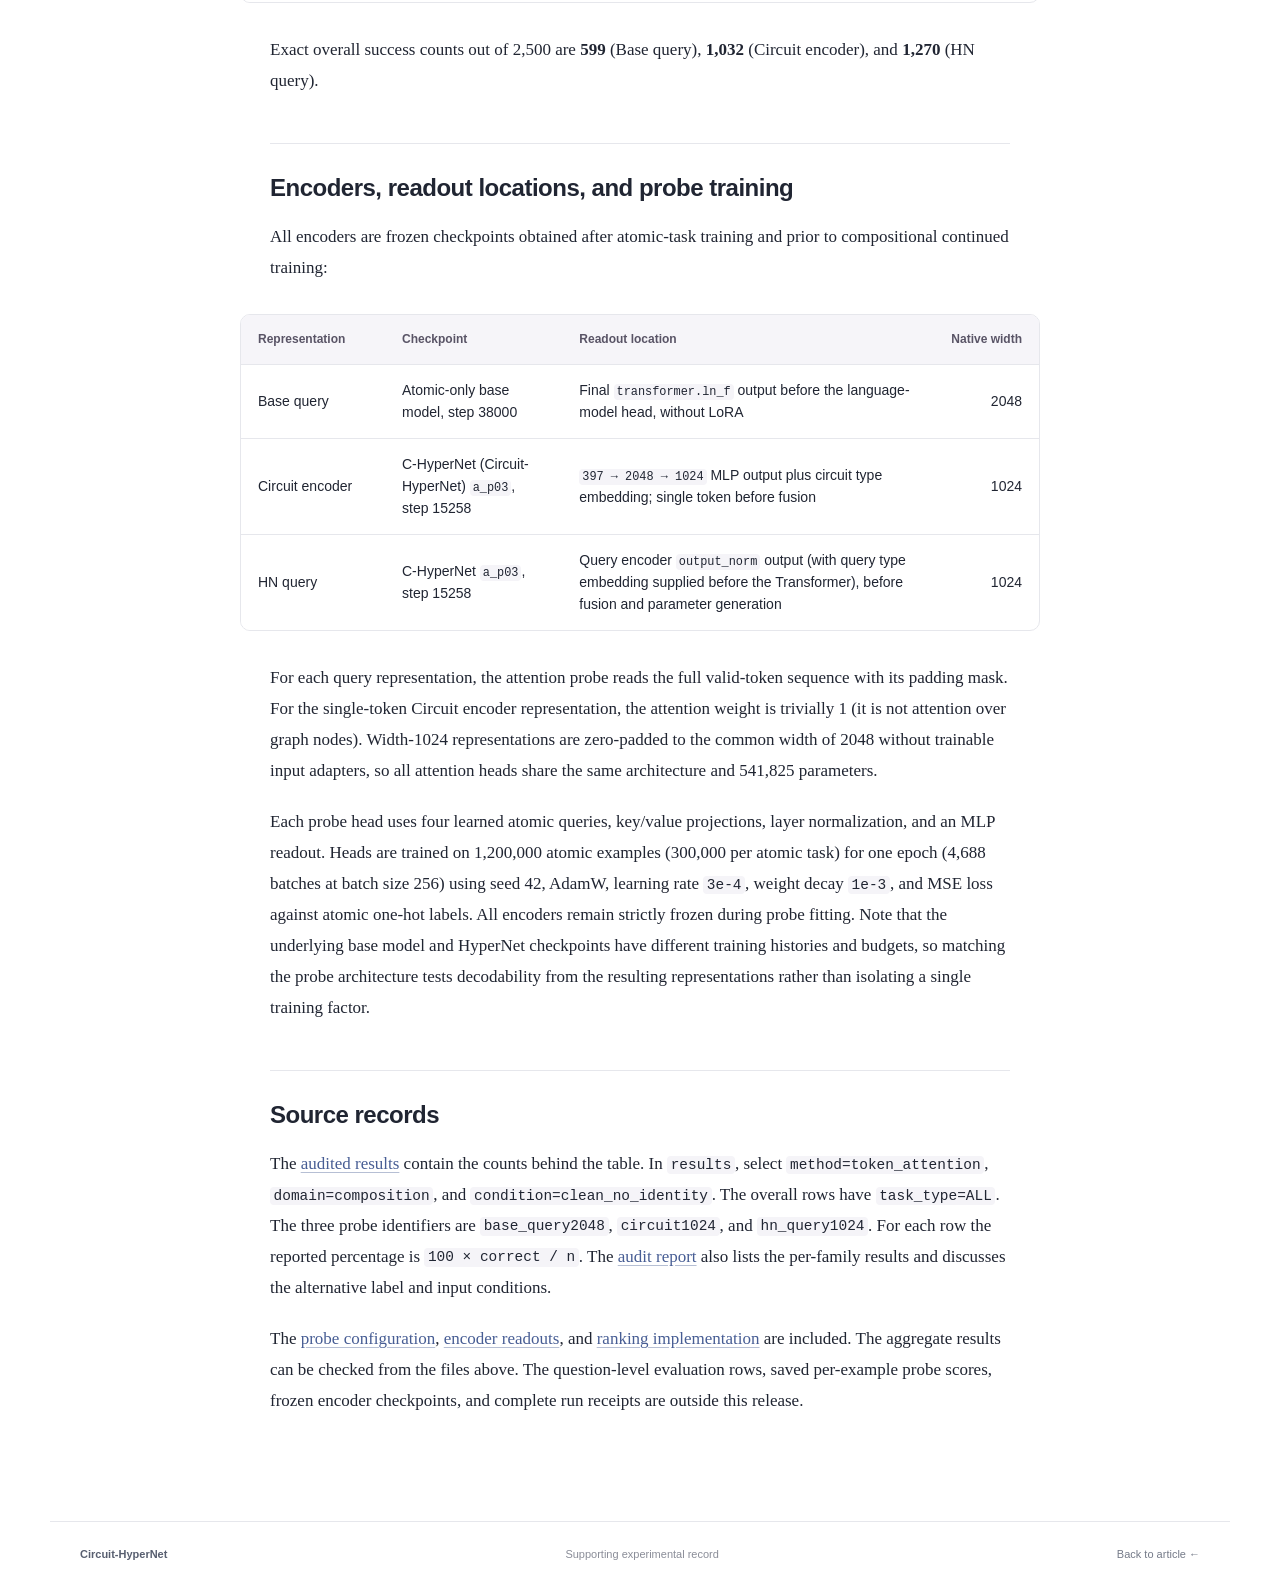
<file: blog/probe_results.html>
<!doctype html>
<html lang="en">
<head>
  <meta charset="utf-8">
  <meta name="viewport" content="width=device-width,initial-scale=1">
  <meta name="color-scheme" content="light">
  <title>Supporting Results: Atomic-Association Probes · Circuit-HyperNet</title>
  <link rel="icon" href="assets/favicon.svg" type="image/svg+xml">
  <link rel="stylesheet" href="styles.css?v=13">
</head>
<body>
  <a class="skip-link" href="#note-content">Skip to note</a>
  <header class="site-header">
    <a class="wordmark" href="index.html#top"><svg viewBox="0 0 32 32" width="29" height="29" aria-hidden="true"><path d="M7 8 16 5 25 13 16 25 7 20 7 8 16 15 25 13M16 5v20M7 20l18-7" fill="none" stroke="currentColor" stroke-width="1.4"/><g fill="currentColor"><circle cx="7" cy="8" r="3"/><circle cx="16" cy="5" r="3"/><circle cx="25" cy="13" r="3"/><circle cx="16" cy="25" r="3"/><circle cx="7" cy="20" r="3"/></g><circle cx="16" cy="15" r="3" fill="#cb9d86"/></svg><span>Circuit-HyperNet</span></a>
    <a class="header-link" href="index.html#analysis-1">Back to article <span aria-hidden="true">←</span></a>
  </header>
  <main class="note-main" id="note-content">
    <div class="note-header">
      <a class="note-back" href="index.html#analysis-1"><span aria-hidden="true">←</span> Back to Section 4.1 · Compositional analysis</a>
      <h1>Supporting Results: Atomic-Association Probes</h1>
      <div class="note-meta"><span>Supporting record for Circuit-HyperNet</span><span class="meta-divider" aria-hidden="true">·</span><a href="probe_results_en.md" download>Download Markdown <span aria-hidden="true">↓</span></a></div>
    </div>
    <article class="note-body article" aria-label="Supporting Results: Atomic-Association Probes">
<p>This note documents the evaluation data, label definitions, readout locations, and training protocol behind the matched attention-probe comparison in Section 4.1.</p>
<h2>Questions, labels, and metric</h2>
<p>The compositional evaluation comprises 500 problems from each of the five composition families, totaling 2,500 problems. The underlying bank is formal Suite 1 (<code>performance_completion_20261103_v1/banks/suite2.pt</code>, seed <code>730000000000</code>).</p>
<p>Because the atomic ID task teaches direct premise citation for proving a goal, whereas compositional distractor premises are goal-external variables, we evaluate on <strong>clean compositional inputs with ID distractors removed</strong> and score the three remaining atomic capabilities: <strong>AND</strong>, <strong>OR-L</strong>, and <strong>OR-R</strong>. Each cleaned query removes the two goal-external distractor variables and their premises while leaving the target goal and reference proof unchanged; circuit vectors are extracted from the corresponding cleaned inputs.</p>
<p>Relevance labels are defined as follows: <strong>AND</strong> is marked relevant whenever the target goal contains a conjunction or the reference proof uses <code>And.intro</code> (including conjunctions in an unchosen disjunction branch); <strong>OR-L</strong> and <strong>OR-R</strong> follow the disjunction branch used in the reference proof.</p>
<p>Success requires <strong>every relevant atomic candidate to score strictly above every irrelevant candidate</strong> (ties fail). Reported percentages represent atomic-association ranking success, not proof-generation accuracy. Each task row has denominator 500, and the overall row has denominator 2,500 (equal to the unweighted mean across the five families).</p>
<h2>Matched attention-probe results</h2>
<p>Clean compositional inputs (ID distractors removed; ID excluded from scoring), ranking success (%):</p>
<div class="result-table" role="region" aria-label="Results table; scroll horizontally if needed" tabindex="0"><table>
<thead>
<tr>
<th scope="col">Task</th>
<th scope="col" style="text-align: right;">Base query</th>
<th scope="col" style="text-align: right;">Circuit encoder</th>
<th scope="col" style="text-align: right;">HN query</th>
</tr>
</thead>
<tbody>
<tr>
<td>And-Or</td>
<td style="text-align: right;">7.20</td>
<td style="text-align: right;">33.20</td>
<td style="text-align: right;">49.00</td>
</tr>
<tr>
<td>Or-And</td>
<td style="text-align: right;">9.40</td>
<td style="text-align: right;">23.00</td>
<td style="text-align: right;">16.40</td>
</tr>
<tr>
<td>And-Or-And</td>
<td style="text-align: right;">12.20</td>
<td style="text-align: right;">29.60</td>
<td style="text-align: right;">34.60</td>
</tr>
<tr>
<td>Nested AND</td>
<td style="text-align: right;">30.40</td>
<td style="text-align: right;">55.20</td>
<td style="text-align: right;">93.40</td>
</tr>
<tr>
<td>Nested OR</td>
<td style="text-align: right;">60.60</td>
<td style="text-align: right;">65.40</td>
<td style="text-align: right;">60.60</td>
</tr>
<tr>
<td><strong>Overall (%)</strong></td>
<td style="text-align: right;"><strong>23.96</strong></td>
<td style="text-align: right;"><strong>41.28</strong></td>
<td style="text-align: right;"><strong>50.80</strong></td>
</tr>
</tbody>
</table></div>
<p>Exact overall success counts out of 2,500 are <strong>599</strong> (Base query), <strong>1,032</strong> (Circuit encoder), and <strong>1,270</strong> (HN query).</p>
<h2>Encoders, readout locations, and probe training</h2>
<p>All encoders are frozen checkpoints obtained after atomic-task training and prior to compositional continued training:</p>
<div class="result-table" role="region" aria-label="Results table; scroll horizontally if needed" tabindex="0"><table>
<thead>
<tr>
<th scope="col">Representation</th>
<th scope="col">Checkpoint</th>
<th scope="col">Readout location</th>
<th scope="col" style="text-align: right;">Native width</th>
</tr>
</thead>
<tbody>
<tr>
<td>Base query</td>
<td>Atomic-only base model, step 38000</td>
<td>Final <code>transformer.ln_f</code> output before the language-model head, without LoRA</td>
<td style="text-align: right;">2048</td>
</tr>
<tr>
<td>Circuit encoder</td>
<td>C-HyperNet (Circuit-HyperNet) <code>a_p03</code>, step 15258</td>
<td><code>397 → 2048 → 1024</code> MLP output plus circuit type embedding; single token before fusion</td>
<td style="text-align: right;">1024</td>
</tr>
<tr>
<td>HN query</td>
<td>C-HyperNet <code>a_p03</code>, step 15258</td>
<td>Query encoder <code>output_norm</code> output (with query type embedding supplied before the Transformer), before fusion and parameter generation</td>
<td style="text-align: right;">1024</td>
</tr>
</tbody>
</table></div>
<p>For each query representation, the attention probe reads the full valid-token sequence with its padding mask. For the single-token Circuit encoder representation, the attention weight is trivially 1 (it is not attention over graph nodes). Width-1024 representations are zero-padded to the common width of 2048 without trainable input adapters, so all attention heads share the same architecture and 541,825 parameters.</p>
<p>Each probe head uses four learned atomic queries, key/value projections, layer normalization, and an MLP readout. Heads are trained on 1,200,000 atomic examples (300,000 per atomic task) for one epoch (4,688 batches at batch size 256) using seed 42, AdamW, learning rate <code>3e-4</code>, weight decay <code>1e-3</code>, and MSE loss against atomic one-hot labels. All encoders remain strictly frozen during probe fitting. Note that the underlying base model and HyperNet checkpoints have different training histories and budgets, so matching the probe architecture tests decodability from the resulting representations rather than isolating a single training factor.</p>
<h2>Source records</h2>
<p>The <a href="../experiments/lean/results/atomic_probes/summary.json">audited results</a> contain the counts behind the table. In <code>results</code>, select <code>method=token_attention</code>, <code>domain=composition</code>, and <code>condition=clean_no_identity</code>. The overall rows have <code>task_type=ALL</code>. The three probe identifiers are <code>base_query2048</code>, <code>circuit1024</code>, and <code>hn_query1024</code>. For each row the reported percentage is <code>100 × correct / n</code>. The <a href="../experiments/lean/results/atomic_probes/REPORT.md">audit report</a> also lists the per-family results and discusses the alternative label and input conditions.</p>
<p>The <a href="../experiments/lean/analysis/atomic_probes/four_way_token_probe_v2.json">probe configuration</a>, <a href="../experiments/lean/analysis/atomic_probes/encoders.py">encoder readouts</a>, and <a href="../experiments/lean/analysis/atomic_probes/core.py">ranking implementation</a> are included. The aggregate results can be checked from the files above. The question-level evaluation rows, saved per-example probe scores, frozen encoder checkpoints, and complete run receipts are outside this release.</p>
    </article>
  </main>
  <footer class="site-footer"><span>Circuit-HyperNet</span><span>Supporting experimental record</span><a href="index.html#analysis-1">Back to article ←</a></footer>
</body>
</html>
</file>
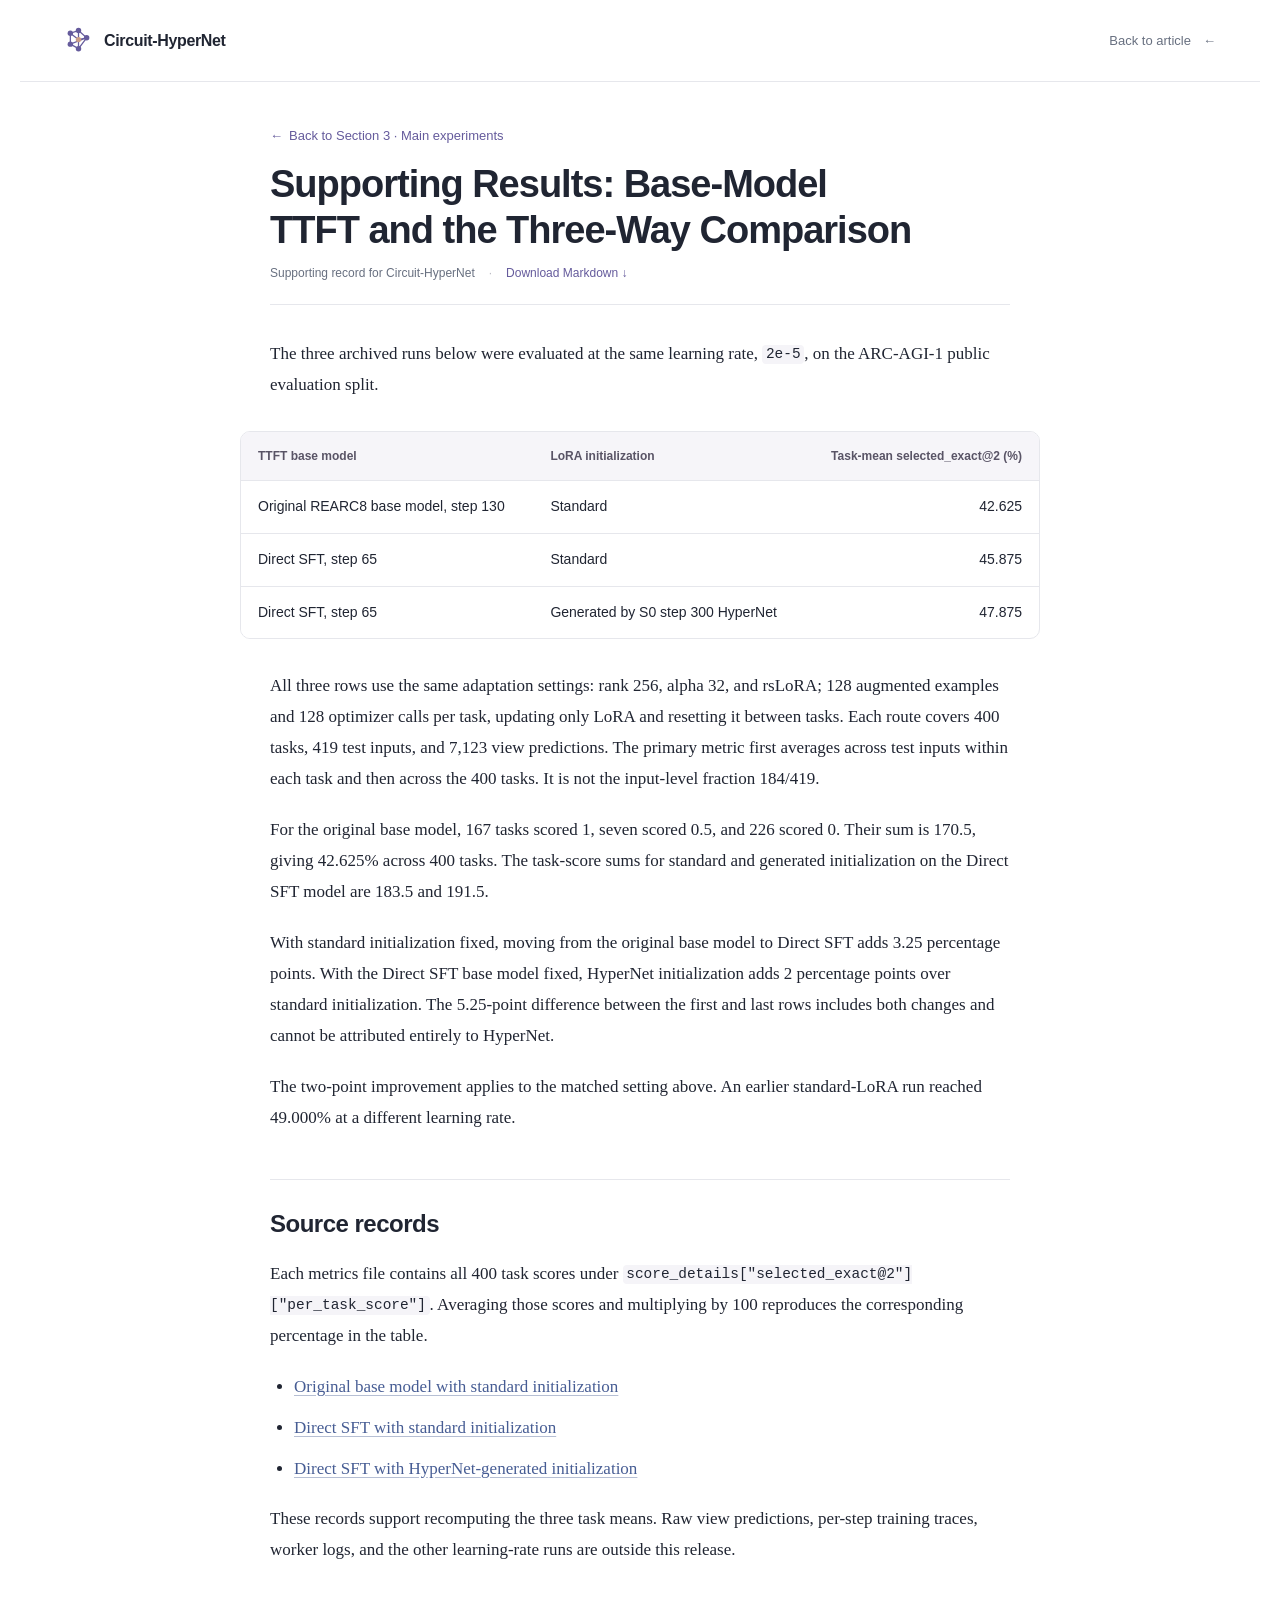
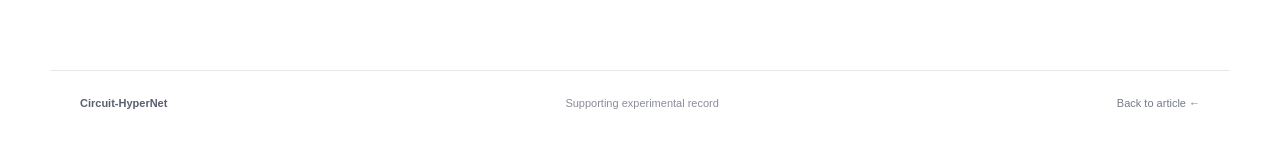
<file: blog/ttft_results.html>
<!doctype html>
<html lang="en">
<head>
  <meta charset="utf-8">
  <meta name="viewport" content="width=device-width,initial-scale=1">
  <meta name="color-scheme" content="light">
  <title>Supporting Results: Base-Model TTFT and the Three-Way Comparison · Circuit-HyperNet</title>
  <link rel="icon" href="assets/favicon.svg" type="image/svg+xml">
  <link rel="stylesheet" href="styles.css?v=13">
</head>
<body>
  <a class="skip-link" href="#note-content">Skip to note</a>
  <header class="site-header">
    <a class="wordmark" href="index.html#top"><svg viewBox="0 0 32 32" width="29" height="29" aria-hidden="true"><path d="M7 8 16 5 25 13 16 25 7 20 7 8 16 15 25 13M16 5v20M7 20l18-7" fill="none" stroke="currentColor" stroke-width="1.4"/><g fill="currentColor"><circle cx="7" cy="8" r="3"/><circle cx="16" cy="5" r="3"/><circle cx="25" cy="13" r="3"/><circle cx="16" cy="25" r="3"/><circle cx="7" cy="20" r="3"/></g><circle cx="16" cy="15" r="3" fill="#cb9d86"/></svg><span>Circuit-HyperNet</span></a>
    <a class="header-link" href="index.html#experiments">Back to article <span aria-hidden="true">←</span></a>
  </header>
  <main class="note-main" id="note-content">
    <div class="note-header">
      <a class="note-back" href="index.html#experiments"><span aria-hidden="true">←</span> Back to Section 3 · Main experiments</a>
      <h1>Supporting Results: Base-Model TTFT and the Three-Way Comparison</h1>
      <div class="note-meta"><span>Supporting record for Circuit-HyperNet</span><span class="meta-divider" aria-hidden="true">·</span><a href="ttft_results_en.md" download>Download Markdown <span aria-hidden="true">↓</span></a></div>
    </div>
    <article class="note-body article" aria-label="Supporting Results: Base-Model TTFT and the Three-Way Comparison">
<p>The three archived runs below were evaluated at the same learning rate, <code>2e-5</code>, on the ARC-AGI-1 public evaluation split.</p>
<div class="result-table" role="region" aria-label="Results table; scroll horizontally if needed" tabindex="0"><table>
<thead>
<tr>
<th scope="col">TTFT base model</th>
<th scope="col">LoRA initialization</th>
<th scope="col" style="text-align: right;">Task-mean selected_exact@2 (%)</th>
</tr>
</thead>
<tbody>
<tr>
<td>Original REARC8 base model, step 130</td>
<td>Standard</td>
<td style="text-align: right;">42.625</td>
</tr>
<tr>
<td>Direct SFT, step 65</td>
<td>Standard</td>
<td style="text-align: right;">45.875</td>
</tr>
<tr>
<td>Direct SFT, step 65</td>
<td>Generated by S0 step 300 HyperNet</td>
<td style="text-align: right;">47.875</td>
</tr>
</tbody>
</table></div>
<p>All three rows use the same adaptation settings: rank 256, alpha 32, and rsLoRA; 128 augmented examples and 128 optimizer calls per task, updating only LoRA and resetting it between tasks. Each route covers 400 tasks, 419 test inputs, and 7,123 view predictions. The primary metric first averages across test inputs within each task and then across the 400 tasks. It is not the input-level fraction 184/419.</p>
<p>For the original base model, 167 tasks scored 1, seven scored 0.5, and 226 scored 0. Their sum is 170.5, giving 42.625% across 400 tasks. The task-score sums for standard and generated initialization on the Direct SFT model are 183.5 and 191.5.</p>
<p>With standard initialization fixed, moving from the original base model to Direct SFT adds 3.25 percentage points. With the Direct SFT base model fixed, HyperNet initialization adds 2 percentage points over standard initialization. The 5.25-point difference between the first and last rows includes both changes and cannot be attributed entirely to HyperNet.</p>
<p>The two-point improvement applies to the matched setting above. An earlier standard-LoRA run reached 49.000% at a different learning rate.</p>
<h2>Source records</h2>
<p>Each metrics file contains all 400 task scores under <code>score_details["selected_exact@2"]["per_task_score"]</code>. Averaging those scores and multiplying by 100 reproduces the corresponding percentage in the table.</p>
<ul>
<li><a href="../experiments/arc_agi_1/results/test_time_finetuning/original_base/metrics.json">Original base model with standard initialization</a></li>
<li><a href="../experiments/arc_agi_1/results/test_time_finetuning/standard_initialization/metrics.json">Direct SFT with standard initialization</a></li>
<li><a href="../experiments/arc_agi_1/results/test_time_finetuning/generated_initialization/metrics.json">Direct SFT with HyperNet-generated initialization</a></li>
</ul>
<p>These records support recomputing the three task means. Raw view predictions, per-step training traces, worker logs, and the other learning-rate runs are outside this release.</p>
    </article>
  </main>
  <footer class="site-footer"><span>Circuit-HyperNet</span><span>Supporting experimental record</span><a href="index.html#experiments">Back to article ←</a></footer>
</body>
</html>
</file>
<file: blog/styles.css>
:root{--ink:#202532;--muted:#687080;--accent:#655b9c;--line:#e6e7ec;--paper:#fff;--soft:#f7f7fa;--sans:Inter,"Segoe UI",Arial,sans-serif;--serif:Charter,"Bitstream Charter","Sitka Text",Georgia,serif}
*{box-sizing:border-box}html{scroll-behavior:smooth;scroll-padding-top:35px}body{margin:0;background:var(--paper);color:var(--ink);font-family:var(--sans);-webkit-font-smoothing:antialiased}a{color:#475d94;text-decoration-color:#b6bfd4;text-underline-offset:.18em}a:hover{color:var(--accent);text-decoration-color:var(--accent)}button{font:inherit;cursor:pointer}button:focus-visible,a:focus-visible{outline:3px solid #a49acb;outline-offset:5px}.skip-link{position:absolute;top:-80px;left:20px;background:white;padding:12px;z-index:5}.skip-link:focus{top:16px}
.site-header{max-width:1240px;padding:26px 44px;margin:0 auto;display:flex;align-items:center;justify-content:space-between;border-bottom:1px solid var(--line)}.wordmark{display:flex;align-items:center;gap:11px;font-size:16px;font-weight:650;letter-spacing:-.35px;text-decoration:none;color:var(--ink)}.wordmark svg{color:var(--accent)}.header-link{font-size:13px;text-decoration:none;color:var(--muted);display:flex;gap:12px}
.hero{max-width:1050px;margin:0 auto;padding:82px 30px 60px;text-align:center}.eyebrow{display:flex;align-items:center;justify-content:center;gap:11px;font-size:11px;font-weight:650;letter-spacing:1.65px;color:var(--accent);margin:0 0 26px}.accent-dot{width:6px;height:6px;border-radius:50%;background:#a99bcc}.eyebrow-divider{color:#c7c3d1;margin:0 1px}.hero h1{font-size:clamp(28px,3.5vw,40px);line-height:1.2;letter-spacing:-1px;font-weight:600;margin:0 auto 25px;max-width:1000px;text-wrap:balance}.hero-deck{color:#6a6e7b;font-family:var(--serif);font-size:21px;line-height:1.55;max-width:690px;margin:0 auto 29px;text-wrap:pretty}.hero-meta{display:flex;justify-content:center;align-items:center;gap:12px;font-size:12px;color:#7c7e89}.meta-divider{color:#bcbdc5}
.reading-layout{display:grid;grid-template-columns:minmax(152px,1fr) minmax(0,900px) minmax(152px,1fr);gap:32px;margin:0 auto;padding:0 32px 90px;align-items:start}.contents{position:sticky;top:32px;width:170px;max-width:100%;margin-left:24px;max-height:calc(100vh - 64px);overflow-y:auto;scrollbar-width:thin;padding-top:26px}.contents-label{font-size:10px;letter-spacing:1.3px;color:#8a8b96;font-weight:650;margin:0 0 12px}.contents>a{display:flex;align-items:baseline;gap:7px;padding:10px 0;font-size:12px;line-height:1.5;text-decoration:none;color:#777b88;border-bottom:1px solid #eff0f3}.contents>a.active{color:var(--accent);font-weight:600}.nav-number{font-size:9px;font-variant-numeric:tabular-nums;color:#a2a3af;flex-shrink:0}.contents .nav-number{font-size:10px}.contents>a.download-link{border:0;font-size:11px;margin-top:16px;color:#8d8b99}.article{min-width:0;grid-column:2}.article-section>p,.article-section>h3,.section-heading{max-width:740px;margin-left:auto;margin-right:auto}.article-section>h3{font-family:var(--sans);font-size:25px;line-height:1.35;letter-spacing:-.6px;margin-top:57px;margin-bottom:24px;font-weight:650;text-wrap:balance}.article-section>h3:first-child{margin-top:20px}.article-section>p{font-family:var(--serif);font-size:18px;line-height:1.85;margin-top:0;margin-bottom:25px;text-wrap:pretty}.article a{overflow-wrap:anywhere}.story-figure{margin:39px 0 47px;border:1px solid var(--line);border-radius:15px;overflow:hidden;background:white}.story-figure--tall img{max-width:600px;margin:0 auto}.figure-toolbar{display:flex;justify-content:space-between;align-items:center;gap:12px;padding:15px 18px;border-bottom:1px solid #f0f0f5;font-size:11px;font-weight:500;color:#8c899a}.figure-open{border:0;background:transparent;color:var(--accent);font-size:11px;white-space:nowrap;padding:3px 0}.figure-open span{margin-left:4px}.figure-fallback{display:block}.story-figure img{display:block;width:100%;height:auto;padding:16px 10px 8px}.story-figure figcaption{font-size:12px;line-height:1.65;color:var(--muted);padding:16px 23px 21px;background:#fbfbfd;border-top:1px solid #f1f1f5}
.site-footer{max-width:1180px;margin:0 auto;padding:26px 30px 36px;border-top:1px solid var(--line);display:flex;justify-content:space-between;align-items:center;gap:18px;font-size:11px;color:#8a8d98}.site-footer>span:first-child{color:#585f70;font-weight:600}.site-footer a{text-decoration:none;color:#757b89}dialog{border:1px solid var(--line);border-radius:16px;padding:0;max-width:1450px;width:96vw;max-height:94vh;overflow:hidden;color:var(--ink);box-shadow:0 22px 100px #16172c33}dialog::backdrop{background:#1b20346b;backdrop-filter:blur(4px)}.dialog-header{display:flex;align-items:center;justify-content:space-between;gap:20px;padding:16px 22px;border-bottom:1px solid var(--line)}.dialog-header h2{font-size:14px;margin:0;font-weight:600}.dialog-actions{display:flex;gap:10px;flex-shrink:0}.dialog-actions button{font-size:12px;background:#f4f3f8;border:1px solid #e7e4f0;border-radius:6px;padding:7px 10px;color:#5d557d}.figure-scroll{overflow:auto;max-height:calc(94vh - 66px);padding:15px}.figure-scroll img{display:block;width:100%;height:auto;max-width:var(--figure-native-width,1200px);margin:0 auto}.figure-scroll.actual-size img{width:var(--figure-native-width,1200px);max-width:none}.dialog-open{overflow:hidden}

.article-section{scroll-margin-top:32px}.article-section+.article-section{border-top:1px solid var(--line);padding-top:45px;margin-top:55px}.section-heading{margin-bottom:24px}.section-heading h2{font-size:30px;line-height:1.35;letter-spacing:-.75px;font-weight:650;margin:0;text-wrap:balance}.section-number{display:inline-block;vertical-align:baseline;font-size:.85em;letter-spacing:0;font-weight:500;color:#9992af;margin-right:15px;font-variant-numeric:tabular-nums}.filled-section>h3:first-of-type{margin-top:16px}.article-section>p.section-placeholder{font-family:var(--sans);font-size:13px;line-height:1.6;color:#8a8797;border-left:2px solid #ddd8ea;padding:17px 20px;background:#faf9fc;border-radius:0 6px 6px 0;margin-top:0;margin-bottom:0;min-height:58px}.pending-section .section-heading{margin-bottom:20px}.mobile-contents{display:none}
@media(min-width:1450px){.hero{padding-top:95px;padding-bottom:68px}}
@media(max-width:1050px){.contents{display:none}.reading-layout{display:block;max-width:860px;padding:0 28px 60px}.hero{padding-top:62px;padding-bottom:38px}.site-header{padding:22px 28px}.article-section>h3:first-child{margin-top:18px}}
@media(max-width:600px){.site-header{padding:18px 20px}.wordmark{font-size:14px;gap:8px}.wordmark svg{width:25px;height:25px}.header-link{font-size:11px;gap:5px}.hero{padding:44px 22px 29px}.hero h1{font-size:28px;line-height:1.22;letter-spacing:-.65px;margin-bottom:21px}.desktop-break{display:none}.eyebrow{font-size:9px;letter-spacing:1.4px;gap:8px;margin-bottom:20px}.hero-deck{font-size:18px;line-height:1.55;margin-bottom:23px}.hero-meta{font-size:10px;gap:9px}.reading-layout{padding:0 22px 45px}.article-section>h3{font-size:23px;line-height:1.35;margin-top:42px;margin-bottom:20px}.article-section>p{font-size:17px;line-height:1.8;margin-bottom:22px}.story-figure{margin:28px -9px 34px;border-radius:10px}.figure-toolbar{font-size:9px;padding:12px 10px;gap:6px}.figure-open{font-size:10px}.story-figure img{padding:8px 2px}.story-figure figcaption{font-size:11px;padding:14px 13px}.site-footer{flex-wrap:wrap;padding:22px;line-height:1.5}.site-footer>span:nth-child(2){display:none}.dialog-header{padding:12px;gap:8px}.dialog-header h2{font-size:11px}.dialog-actions{gap:6px}.dialog-actions button{font-size:10px;padding:7px}.figure-scroll{padding:5px}}
@media(prefers-reduced-motion:reduce){html{scroll-behavior:auto}}
@media print{.contents,.header-link,.figure-toolbar,.site-footer,dialog{display:none}.hero{padding:25px 0}.hero h1{font-size:32px}.reading-layout{display:block;padding:0}.article-section>p{font-size:12pt}.story-figure{break-inside:avoid}.site-header{padding:0 0 14px}}

@media(max-width:1050px){.mobile-contents{display:block;border:1px solid var(--line);border-radius:9px;margin:0 0 34px;padding:15px 18px}.mobile-contents summary{font-size:13px;color:#625d77;cursor:pointer}.mobile-contents nav{display:grid;grid-template-columns:1fr 1fr;gap:3px 18px;padding-top:15px}.mobile-contents nav a{display:flex;gap:10px;padding:8px 0;font-size:12px;text-decoration:none;color:#6c6a7a}.hero{padding-bottom:34px}}
@media(max-width:600px){.section-heading h2{font-size:26px;line-height:1.35;letter-spacing:-.5px}.section-number{margin-right:10px}.article-section+.article-section{padding-top:34px;margin-top:39px}.article-section>p.section-placeholder{font-size:12px;padding:14px 16px;min-height:50px}.hero-meta{flex-wrap:wrap;row-gap:5px}.mobile-contents{margin-bottom:28px}.filled-section>h3:first-of-type{margin-top:16px;font-size:21px}}
@media print{.mobile-contents{display:none}.article-section+.article-section{margin-top:24px;padding-top:24px}.section-heading h2{font-size:22px}}

.story-figure figcaption p{margin:0}.story-figure figcaption p+p{margin-top:12px}.story-figure figcaption p>em{font-style:normal}

.result-table{max-width:100%;overflow-x:auto;margin:30px 0 32px;border:1px solid var(--line);border-radius:10px;background:#fff;scrollbar-width:thin;scrollbar-color:#c5c0d4 transparent}.result-table:focus-visible{outline:3px solid #a49acb;outline-offset:4px}.result-table table{border-collapse:collapse;width:100%;font-family:var(--sans);font-size:14px;line-height:1.55;font-variant-numeric:tabular-nums}.result-table th{background:#f6f5f9;color:#595466;font-size:12px;font-weight:600;vertical-align:bottom}.result-table th,.result-table td{padding:15px 17px;text-align:left;border-bottom:1px solid var(--line)}.result-table td[style*="right"]{white-space:nowrap}.result-table td:first-child{min-width:144px;font-weight:500}.result-table tbody tr:last-child td{border-bottom:0}.result-table strong{color:#51477f;font-weight:700}#appendix .result-table td{vertical-align:top}#appendix .result-table th:first-child,#appendix .result-table td:first-child{min-width:168px}.article-section code{font-size:.85em;background:#f5f4f8;border-radius:4px;padding:.1em .25em}
@media(max-width:600px){.result-table{margin:24px 0 27px;border-radius:8px}.result-table table{font-size:13px}.result-table th{font-size:11px}.result-table th,.result-table td{padding:12px}.result-table td:first-child{min-width:124px}}
@media print{.result-table{overflow:visible;break-inside:avoid}.result-table table{font-size:10pt}.result-table th,.result-table td{padding:8px}}
.result-table th:not(:first-child){min-width:108px}.result-table th:first-child,.result-table td:first-child{position:sticky;left:0;z-index:1}.result-table td:first-child{background:#fff}

.article-section>ul,.article-section>ol,.article-section>blockquote,.article-section>h4{max-width:740px;margin-left:auto;margin-right:auto}.article-section>ul,.article-section>ol{font-family:var(--serif);font-size:18px;line-height:1.85;padding-left:26px;margin-top:0;margin-bottom:25px}.article-section li+li{margin-top:14px}.article-section li a,.article-section blockquote a{overflow-wrap:anywhere}.article-section>h4{font-size:19px;line-height:1.5;margin-top:34px;margin-bottom:20px}.article-section>blockquote{font-family:var(--serif);font-size:16px;line-height:1.8;border-left:3px solid #c1b9d4;padding:14px 22px;background:#f9f8fc;margin-top:28px;margin-bottom:28px;border-radius:0 8px 8px 0}.article-section>blockquote p{margin:0}.article-section>blockquote p+p{margin-top:12px}
@media(max-width:600px){.article-section>ul,.article-section>ol{font-size:17px;line-height:1.8;padding-left:22px}.article-section>blockquote{font-size:15px;padding:12px 16px}.article-section>h4{font-size:18px}}
#references ol{font-family:var(--sans);font-size:14px;line-height:1.72;color:#4a5060}#references li+li{margin-top:9px}
.article mark{background:#fff4a6;color:inherit;padding:.04em .18em;border-radius:3px}.article del{color:#8c919e;text-decoration:line-through;text-decoration-color:#9aa0ad}.article mark[data-rev]::after{content:attr(data-rev);display:inline-block;font-family:var(--sans);font-size:10px;font-weight:600;line-height:1.2;color:#6b4f00;background:#f7e48b;border:1px solid #e3c85c;border-radius:3px;padding:1px 5px;margin-left:4px;vertical-align:super;white-space:nowrap}.article del[data-rev]::after{content:attr(data-rev);display:inline-block;font-family:var(--sans);font-size:10px;font-weight:600;line-height:1.2;color:#5c6270;background:#eef0f4;border:1px solid #d5d9e2;border-radius:3px;padding:1px 5px;margin-left:4px;vertical-align:super;white-space:nowrap;text-decoration:none}
.note-main{max-width:860px;margin:0 auto;padding:44px 30px 84px}.note-header{max-width:740px;margin:0 auto 34px;padding-bottom:24px;border-bottom:1px solid var(--line)}.note-back{display:inline-flex;align-items:center;gap:6px;font-size:13px;text-decoration:none;color:var(--accent);font-weight:500;margin-bottom:18px}.note-header h1{font-size:clamp(28px,3.6vw,38px);line-height:1.22;letter-spacing:-1px;font-weight:650;margin:0 0 12px;text-wrap:balance}.note-meta{display:flex;flex-wrap:wrap;align-items:center;gap:14px;font-size:12px;color:var(--muted)}.note-meta a{color:var(--accent);text-decoration:none}.note-body>h2{max-width:740px;margin:46px auto 18px;font-size:24px;line-height:1.35;letter-spacing:-.5px;font-weight:650;padding-top:28px;border-top:1px solid var(--line)}.note-body>h2:first-child{margin-top:0;padding-top:0;border-top:0}.note-body>h3,.note-body>h4,.note-body>p,.note-body>ul,.note-body>ol,.note-body>blockquote{max-width:740px;margin-left:auto;margin-right:auto}.note-body>h3{font-size:20px;line-height:1.4;margin:34px auto 14px;font-weight:650}.note-body>h4{font-size:17px;line-height:1.45;margin:28px auto 12px;font-weight:650}.note-body>p,.note-body>ul,.note-body>ol{font-family:var(--serif);font-size:17px;line-height:1.82;margin-top:0;margin-bottom:20px}.note-body>ul,.note-body>ol{padding-left:24px}.note-body li+li{margin-top:10px}.note-body>blockquote{font-family:var(--serif);font-size:15px;line-height:1.75;border-left:3px solid #c1b9d4;padding:12px 18px;background:#f9f8fc;margin:22px auto;border-radius:0 8px 8px 0}.note-body code{font-size:.85em;background:#f5f4f8;border-radius:4px;padding:.1em .25em}
@media(max-width:600px){.note-main{padding:28px 20px 60px}.note-body>p,.note-body>ul,.note-body>ol{font-size:16px}}
</file>
